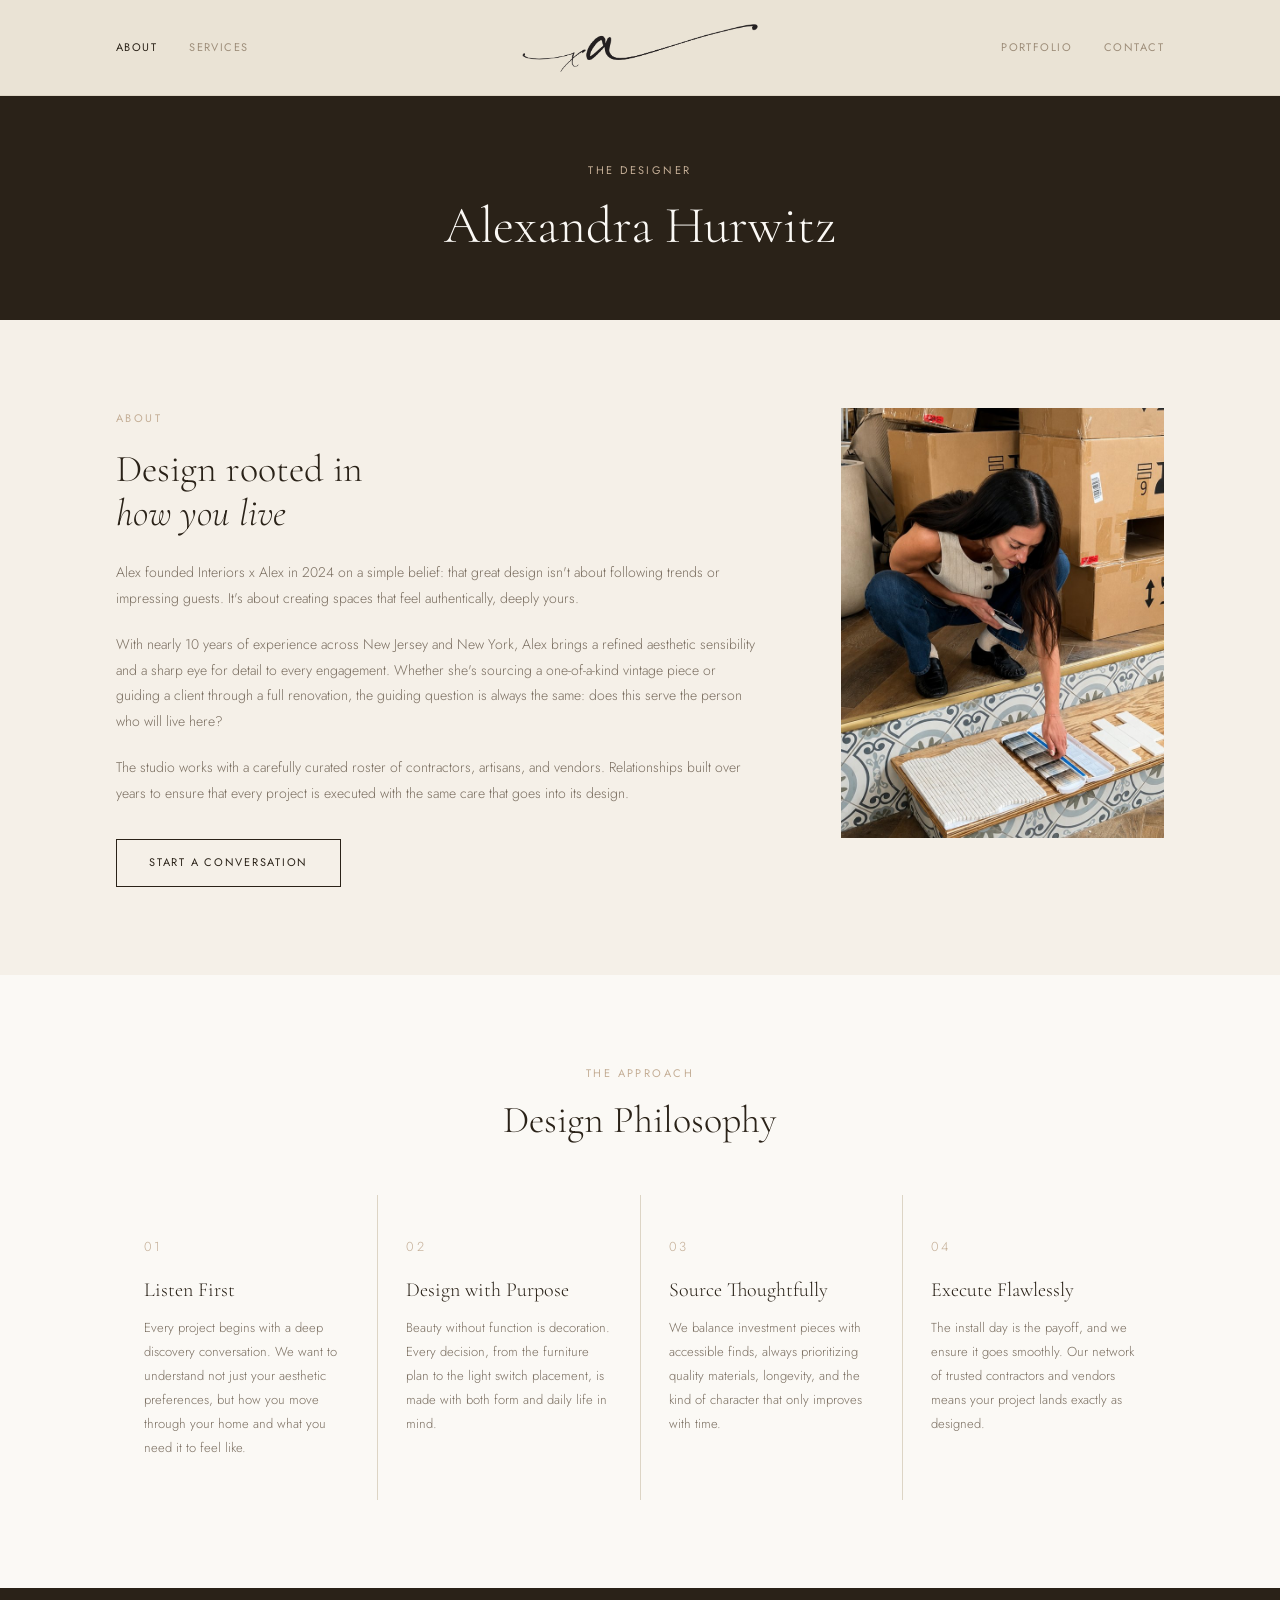
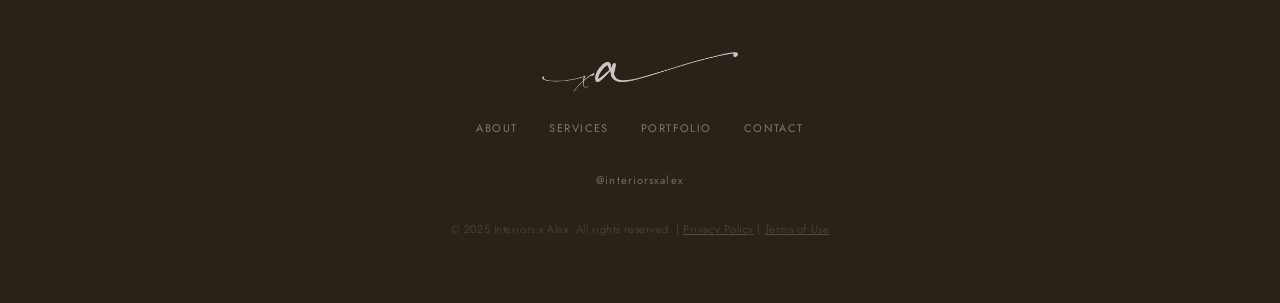
<file: about.html>
﻿<!DOCTYPE html>
<html lang="en">
<head>
  <meta charset="UTF-8">
  <meta name="viewport" content="width=device-width, initial-scale=1.0">
  <title>About Alexandra Hurwitz | Luxury Interior Designer Colts Neck NJ</title>
  <meta name="description" content="Meet Alexandra Hurwitz, founder of Interiors x Alex, based in Colts Neck, NJ. A luxury interior designer with nearly 10 years of experience serving high-end clients in Rumson, Mantoloking, Short Hills, and across New Jersey and New York.">
  <link rel="icon" href="assets/images/favicon.ico">
  <meta property="og:title" content="About Alexandra Hurwitz | Luxury Interior Designer Colts Neck NJ">
  <meta property="og:description" content="Meet Alexandra Hurwitz, founder of Interiors x Alex, based in Colts Neck, NJ. Nearly 10 years of experience in high-end residential and commercial interior design across New Jersey and the United States.">
  <meta property="og:image" content="https://interiorsxalex.com/assets/images/og-image.jpg">
  <meta property="og:url" content="https://interiorsxalex.com/about">
  <meta property="og:type" content="website">
  <!-- Google tag (gtag.js) -->
  <script async src="https://www.googletagmanager.com/gtag/js?id=G-9QS1T9NNBW"></script>
  <script>
    window.dataLayer = window.dataLayer || [];
    function gtag(){dataLayer.push(arguments);}
    gtag('js', new Date());
    gtag('config', 'G-9QS1T9NNBW');
  </script>
  <!-- Meta Pixel Code -->
  <script>
  !function(f,b,e,v,n,t,s)
  {if(f.fbq)return;n=f.fbq=function(){n.callMethod?
  n.callMethod.apply(n,arguments):n.queue.push(arguments)};
  if(!f._fbq)f._fbq=n;n.push=n;n.loaded=!0;n.version='2.0';
  n.queue=[];t=b.createElement(e);t.async=!0;
  t.src=v;s=b.getElementsByTagName(e)[0];
  s.parentNode.insertBefore(t,s)}(window, document,'script',
  'https://connect.facebook.net/en_US/fbevents.js');
  fbq('init', '1032090879216987');
  fbq('track', 'PageView');
  </script>
  <noscript><img height="1" width="1" style="display:none" src="https://www.facebook.com/tr?id=1032090879216987&ev=PageView&noscript=1"/></noscript>
  <!-- End Meta Pixel Code -->
  <link rel="stylesheet" href="assets/css/style.css?v=5">
</head>
<body>
  <a href="#main-content" class="skip-link">Skip to main content</a>

  <!-- NAV -->
  <nav class="site-nav" aria-label="Main navigation">
    <div class="nav-inner">
      <ul class="nav-links left">
        <li><a href="/about" class="active">About</a></li>
        <li><a href="/services">Services</a></li>
      </ul>
      <a href="/" class="nav-logo-wrap">
        <img class="nav-logo" src="assets/images/logo.png" alt="Interiors x Alex">
      </a>
      <ul class="nav-links right">
        <li><a href="/portfolio">Portfolio</a></li>
        <li><a href="/contact">Contact</a></li>
      </ul>
      <button class="nav-toggle" aria-label="Menu">&#9776;</button>
    </div>
  </nav>

  <main id="main-content">
  <!-- PAGE HEADER -->
  <header class="page-header">
    <p class="eyebrow">The Designer</p>
    <h1>Alexandra Hurwitz</h1>
  </header>

  <!-- BIO SECTION -->
  <section class="section bio-section">
    <div class="container bio-grid">
      <div class="bio-text">
        <p class="eyebrow">About</p>
        <h2>Design rooted in<br><em>how you live</em></h2>
        <p>Alex founded Interiors x Alex in 2024 on a simple belief: that great design isn't about following trends or impressing guests. It's about creating spaces that feel authentically, deeply yours.</p>
        <p>With nearly 10 years of experience across New Jersey and New York, Alex brings a refined aesthetic sensibility and a sharp eye for detail to every engagement. Whether she's sourcing a one-of-a-kind vintage piece or guiding a client through a full renovation, the guiding question is always the same: does this serve the person who will live here?</p>
        <p>The studio works with a carefully curated roster of contractors, artisans, and vendors. Relationships built over years to ensure that every project is executed with the same care that goes into its design.</p>
        <a href="/contact" class="btn btn-outline">Start a Conversation</a>
      </div>
      <div class="bio-image">
        <img src="assets/images/alex-portrait.jpg" alt="Alexandra Hurwitz">
      </div>
    </div>
  </section>

  <!-- PHILOSOPHY -->
  <section class="section philosophy-section">
    <div class="container">
      <div class="section-header centered">
        <p class="eyebrow">The Approach</p>
        <h2>Design Philosophy</h2>
      </div>
      <div class="philosophy-grid">
        <div class="philosophy-card">
          <p class="philosophy-num">01</p>
          <h3>Listen First</h3>
          <p>Every project begins with a deep discovery conversation. We want to understand not just your aesthetic preferences, but how you move through your home and what you need it to feel like.</p>
        </div>
        <div class="philosophy-card">
          <p class="philosophy-num">02</p>
          <h3>Design with Purpose</h3>
          <p>Beauty without function is decoration. Every decision, from the furniture plan to the light switch placement, is made with both form and daily life in mind.</p>
        </div>
        <div class="philosophy-card">
          <p class="philosophy-num">03</p>
          <h3>Source Thoughtfully</h3>
          <p>We balance investment pieces with accessible finds, always prioritizing quality materials, longevity, and the kind of character that only improves with time.</p>
        </div>
        <div class="philosophy-card">
          <p class="philosophy-num">04</p>
          <h3>Execute Flawlessly</h3>
          <p>The install day is the payoff, and we ensure it goes smoothly. Our network of trusted contractors and vendors means your project lands exactly as designed.</p>
        </div>
      </div>
    </div>
  </section>

  </main>

  <!-- FOOTER -->
  <footer class="site-footer">
    <div class="footer-inner">
      <div class="footer-logo">
        <img src="assets/images/logo.png" alt="Interiors x Alex">
      </div>
      <nav class="footer-nav">
        <a href="/about">About</a>
        <a href="/services">Services</a>
        <a href="/portfolio">Portfolio</a>
        <a href="/contact">Contact</a>
      </nav>
      <div class="footer-social">
        <a href="https://www.instagram.com/interiorsxalex" target="_blank" rel="noopener">@interiorsxalex</a>
      </div>
      <p class="footer-copy">&copy; 2025 Interiors x Alex. All rights reserved. | <a href="/privacy" style="text-decoration:underline;">Privacy Policy</a> | <a href="/terms" style="text-decoration:underline;">Terms of Use</a></p>
    </div>
  </footer>

  <div class="mobile-nav-overlay" role="dialog" aria-label="Mobile navigation" aria-modal="true">
    <button class="mobile-nav-close" aria-label="Close">&times;</button>
    <a href="/">Home</a>
    <a href="/about">About</a>
    <a href="/services">Services</a>
    <a href="/portfolio">Portfolio</a>
    <a href="/contact">Contact</a>
    <a href="https://www.instagram.com/interiorsxalex" target="_blank" rel="noopener" class="mobile-nav-social">@interiorsxalex</a>
  </div>

  <script src="assets/js/main.js?v=5"></script>
</body>
</html>
</file>
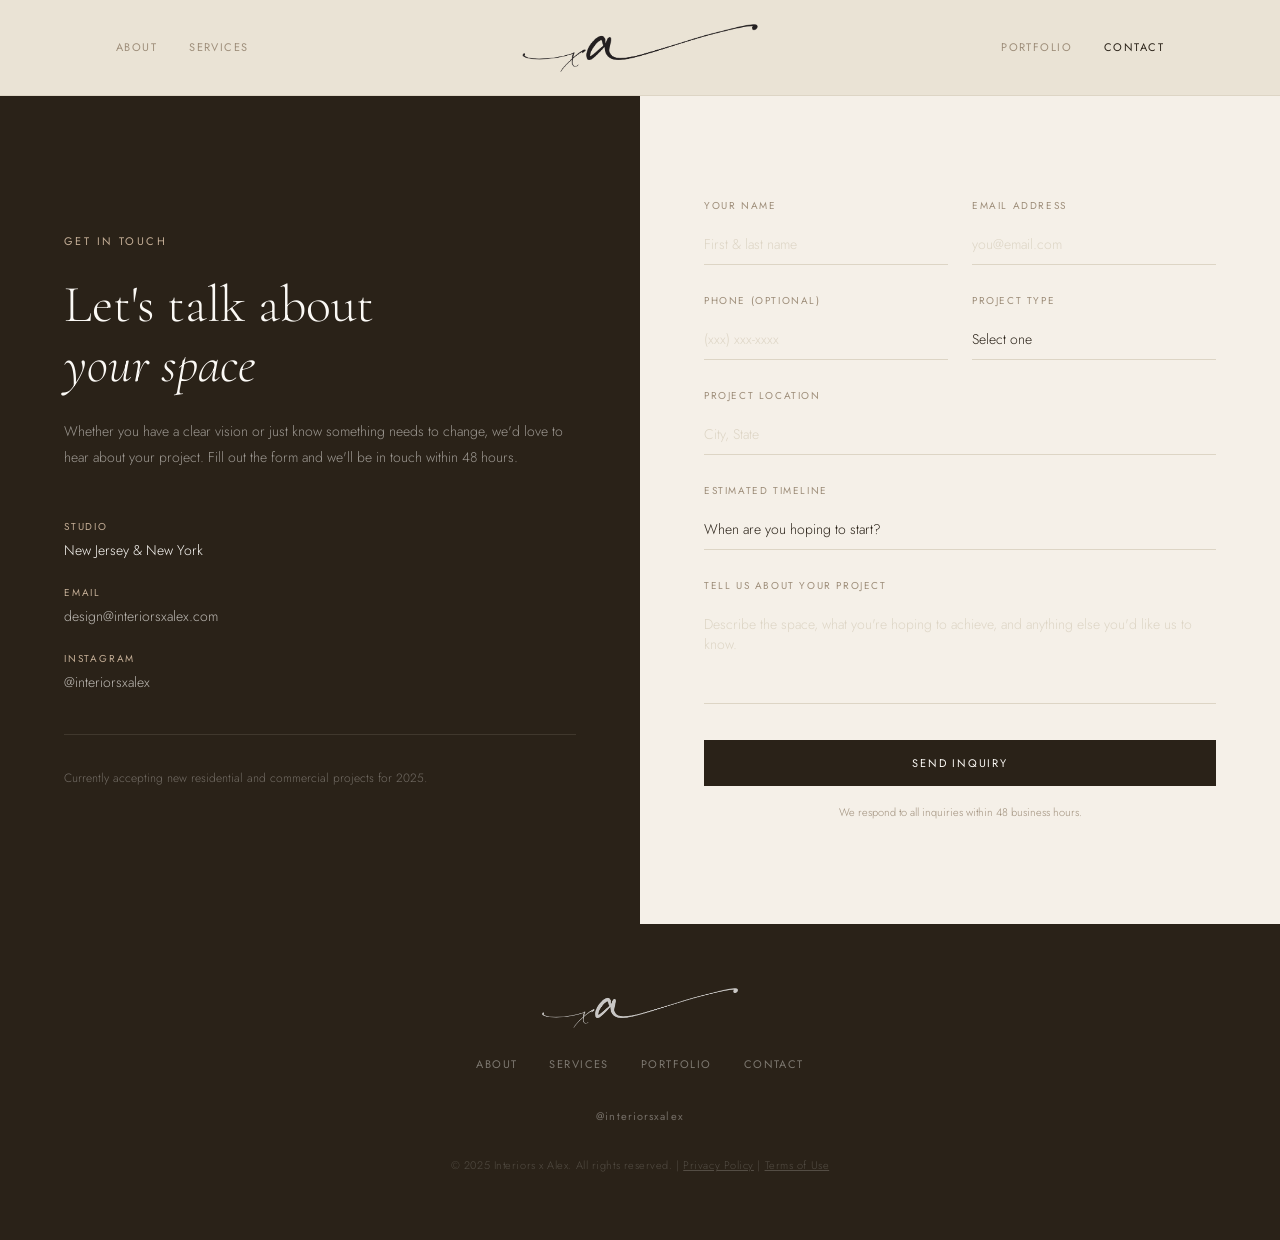
<file: contact.html>
﻿<!DOCTYPE html>
<html lang="en">
<head>
  <meta charset="UTF-8">
  <meta name="viewport" content="width=device-width, initial-scale=1.0">
  <title>Contact | Luxury Interior Designer Colts Neck NJ | Interiors x Alex</title>
  <meta name="description" content="Inquire about luxury interior design services in Colts Neck, Rumson, Mantoloking, Short Hills, and across New Jersey, New York, and the United States. Contact Alexandra Hurwitz at Interiors x Alex.">
  <link rel="icon" href="assets/images/favicon.ico">
  <meta property="og:title" content="Contact | Luxury Interior Designer Colts Neck NJ | Interiors x Alex">
  <meta property="og:description" content="Inquire about luxury interior design services across New Jersey, New York, and the United States. Contact Alexandra Hurwitz at Interiors x Alex.">
  <meta property="og:image" content="https://interiorsxalex.com/assets/images/og-image.jpg">
  <meta property="og:url" content="https://interiorsxalex.com/contact">
  <meta property="og:type" content="website">
  <!-- Google tag (gtag.js) -->
  <script async src="https://www.googletagmanager.com/gtag/js?id=G-9QS1T9NNBW"></script>
  <script>
    window.dataLayer = window.dataLayer || [];
    function gtag(){dataLayer.push(arguments);}
    gtag('js', new Date());
    gtag('config', 'G-9QS1T9NNBW');
  </script>
  <!-- Meta Pixel Code -->
  <script>
  !function(f,b,e,v,n,t,s)
  {if(f.fbq)return;n=f.fbq=function(){n.callMethod?
  n.callMethod.apply(n,arguments):n.queue.push(arguments)};
  if(!f._fbq)f._fbq=n;n.push=n;n.loaded=!0;n.version='2.0';
  n.queue=[];t=b.createElement(e);t.async=!0;
  t.src=v;s=b.getElementsByTagName(e)[0];
  s.parentNode.insertBefore(t,s)}(window, document,'script',
  'https://connect.facebook.net/en_US/fbevents.js');
  fbq('init', '1032090879216987');
  fbq('track', 'PageView');
  </script>
  <noscript><img height="1" width="1" style="display:none" src="https://www.facebook.com/tr?id=1032090879216987&ev=PageView&noscript=1"/></noscript>
  <!-- End Meta Pixel Code -->
  <link rel="stylesheet" href="assets/css/style.css?v=8">
</head>
<body>
  <a href="#main-content" class="skip-link">Skip to main content</a>

  <!-- NAV -->
  <nav class="site-nav" aria-label="Main navigation">
    <div class="nav-inner">
      <ul class="nav-links left">
        <li><a href="/about">About</a></li>
        <li><a href="/services">Services</a></li>
      </ul>
      <a href="/" class="nav-logo-wrap">
        <img class="nav-logo" src="assets/images/logo.png" alt="Interiors x Alex">
      </a>
      <ul class="nav-links right">
        <li><a href="/portfolio">Portfolio</a></li>
        <li><a href="/contact" class="active">Contact</a></li>
      </ul>
      <button class="nav-toggle" aria-label="Menu">&#9776;</button>
    </div>
  </nav>

  <main id="main-content">
  <!-- CONTACT SPLIT -->
  <section class="contact-split">

    <!-- LEFT: Info -->
    <div class="contact-info">
      <p class="eyebrow light">Get in Touch</p>
      <h1>Let's talk about<br><em>your space</em></h1>
      <p class="contact-intro">Whether you have a clear vision or just know something needs to change, we'd love to hear about your project. Fill out the form and we'll be in touch within 48 hours.</p>

      <div class="contact-details">
        <div class="contact-detail-item">
          <span class="contact-detail-label">Studio</span>
          <span class="contact-detail-value">New Jersey &amp; New York</span>
        </div>
        <div class="contact-detail-item">
          <span class="contact-detail-label">Email</span>
          <span class="contact-detail-value">
            <a href="mailto:design@interiorsxalex.com">design@interiorsxalex.com</a>
          </span>
        </div>
        <div class="contact-detail-item">
          <span class="contact-detail-label">Instagram</span>
          <span class="contact-detail-value">
            <a href="https://www.instagram.com/interiorsxalex" target="_blank" rel="noopener">@interiorsxalex</a>
          </span>
        </div>
      </div>

      <div class="contact-availability">
        <p>Currently accepting new residential and commercial projects for 2025.</p>
      </div>
    </div>

    <!-- RIGHT: Form -->
    <div class="contact-form-wrap">
      <form class="contact-form" novalidate>

        <div class="form-row">
          <div class="form-group">
            <label for="name">Your Name</label>
            <input type="text" id="name" name="name" placeholder="First &amp; last name" required>
          </div>
          <div class="form-group">
            <label for="email">Email Address</label>
            <input type="email" id="email" name="email" placeholder="you@email.com" required>
          </div>
        </div>

        <div class="form-row">
          <div class="form-group">
            <label for="phone">Phone (optional)</label>
            <input type="tel" id="phone" name="phone" placeholder="(xxx) xxx-xxxx" maxlength="14">
          </div>
          <div class="form-group">
            <label for="project-type">Project Type</label>
            <select id="project-type" name="project-type">
              <option value="" disabled selected>Select one</option>
              <option value="full-service">Full-Service Design</option>
              <option value="styling">Interior Styling</option>
              <option value="consultation">Design Consultation</option>
              <option value="rendering">3D Renderings</option>
              <option value="commercial">Commercial Design</option>
              <option value="other">Other</option>
            </select>
          </div>
        </div>

        <div class="form-group">
          <label for="location">Project Location</label>
          <input type="text" id="location" name="location" placeholder="City, State">
        </div>

        <div class="form-group">
          <label for="timeline">Estimated Timeline</label>
          <select id="timeline" name="timeline">
            <option value="" disabled selected>When are you hoping to start?</option>
            <option value="asap">As soon as possible</option>
            <option value=”1-3”>1-3 months</option>
            <option value=”3-6”>3-6 months</option>
            <option value="6+">6+ months / Planning phase</option>
          </select>
        </div>

        <div class="form-group">
          <label for="message">Tell Us About Your Project</label>
          <textarea id="message" name="message" rows="5" placeholder="Describe the space, what you're hoping to achieve, and anything else you'd like us to know."></textarea>
        </div>

        <button type="submit" class="btn btn-espresso btn-full">Send Inquiry</button>

        <p class="form-note">We respond to all inquiries within 48 business hours.</p>

      </form>
    </div>

  </section>

  </main>

  <!-- FOOTER -->
  <footer class="site-footer">
    <div class="footer-inner">
      <div class="footer-logo">
        <img src="assets/images/logo.png" alt="Interiors x Alex">
      </div>
      <nav class="footer-nav">
        <a href="/about">About</a>
        <a href="/services">Services</a>
        <a href="/portfolio">Portfolio</a>
        <a href="/contact">Contact</a>
      </nav>
      <div class="footer-social">
        <a href="https://www.instagram.com/interiorsxalex" target="_blank" rel="noopener">@interiorsxalex</a>
      </div>
      <p class="footer-copy">&copy; 2025 Interiors x Alex. All rights reserved. | <a href="/privacy" style="text-decoration:underline;">Privacy Policy</a> | <a href="/terms" style="text-decoration:underline;">Terms of Use</a></p>
    </div>
  </footer>

  <div class="mobile-nav-overlay" role="dialog" aria-label="Mobile navigation" aria-modal="true">
    <button class="mobile-nav-close" aria-label="Close">&times;</button>
    <a href="/">Home</a>
    <a href="/about">About</a>
    <a href="/services">Services</a>
    <a href="/portfolio">Portfolio</a>
    <a href="/contact">Contact</a>
    <a href="https://www.instagram.com/interiorsxalex" target="_blank" rel="noopener" class="mobile-nav-social">@interiorsxalex</a>
  </div>

  <script src="assets/js/main.js?v=8"></script>
</body>
</html>
</file>
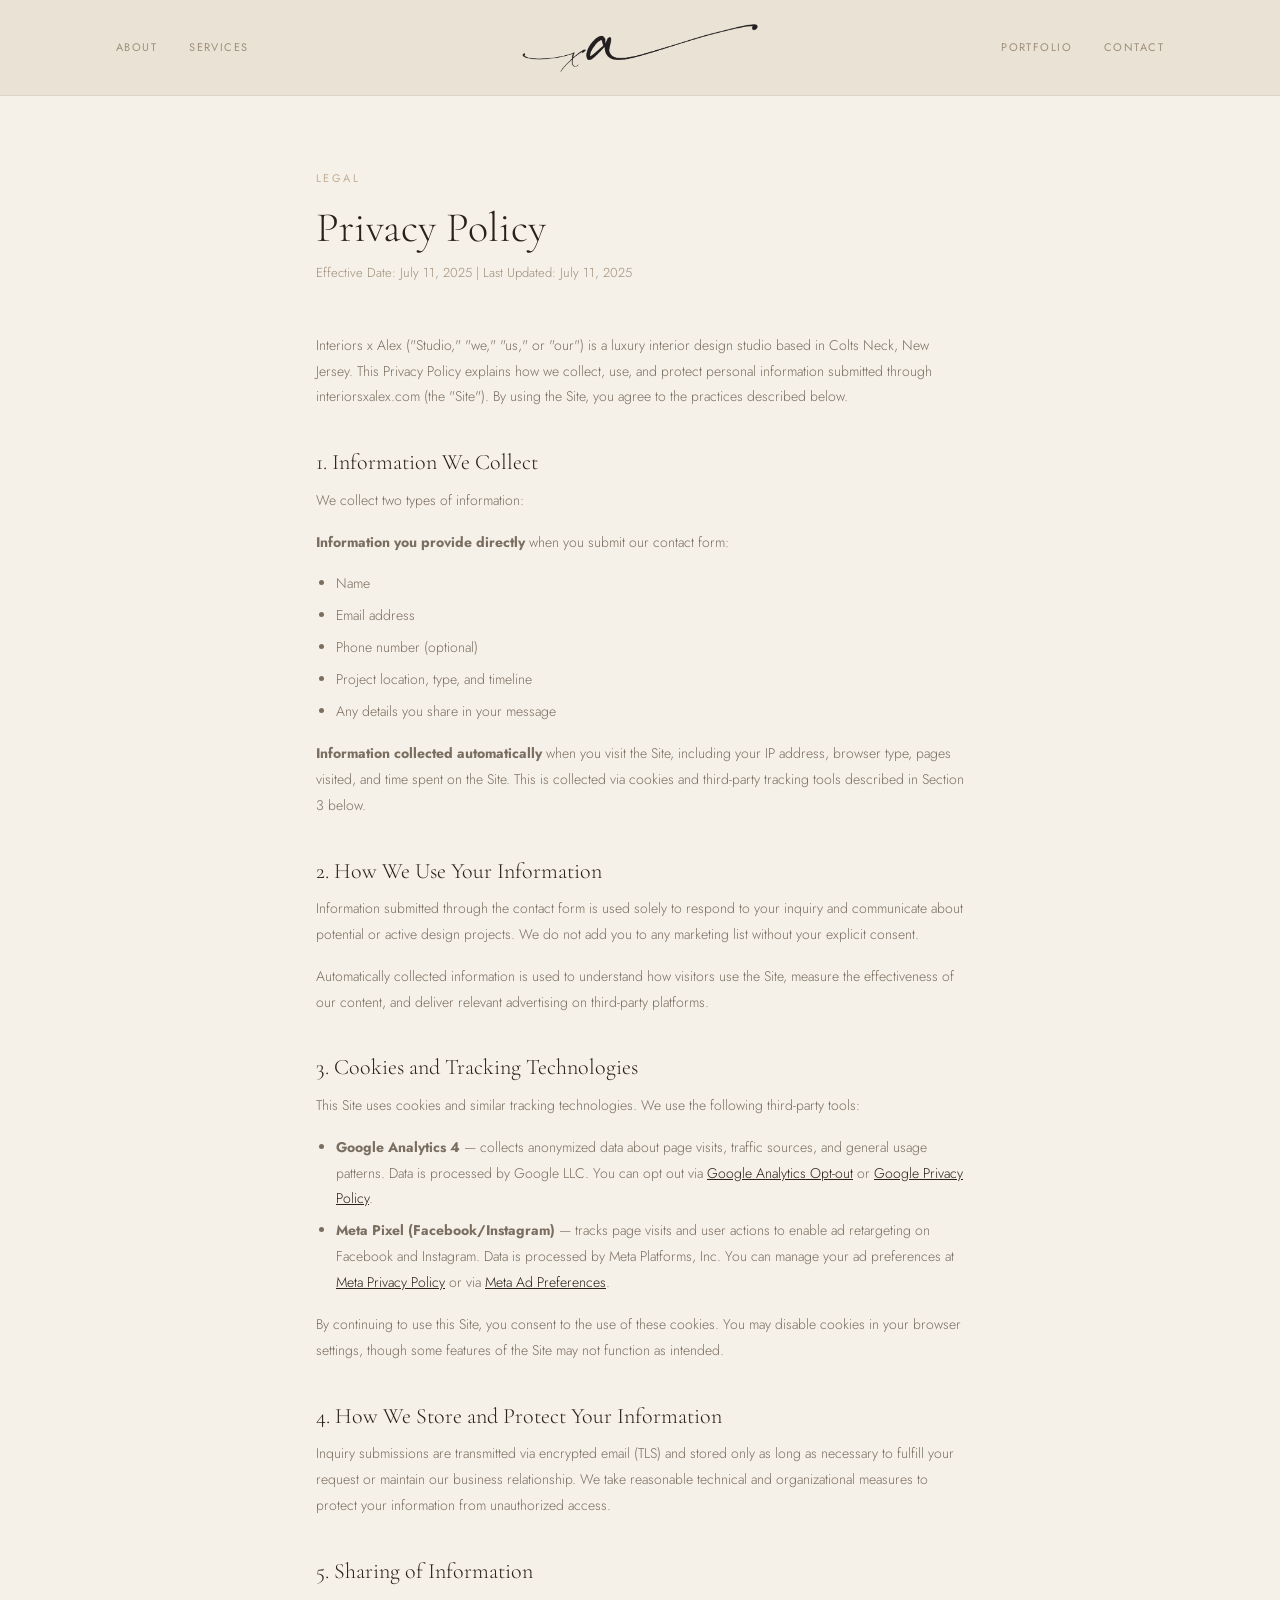
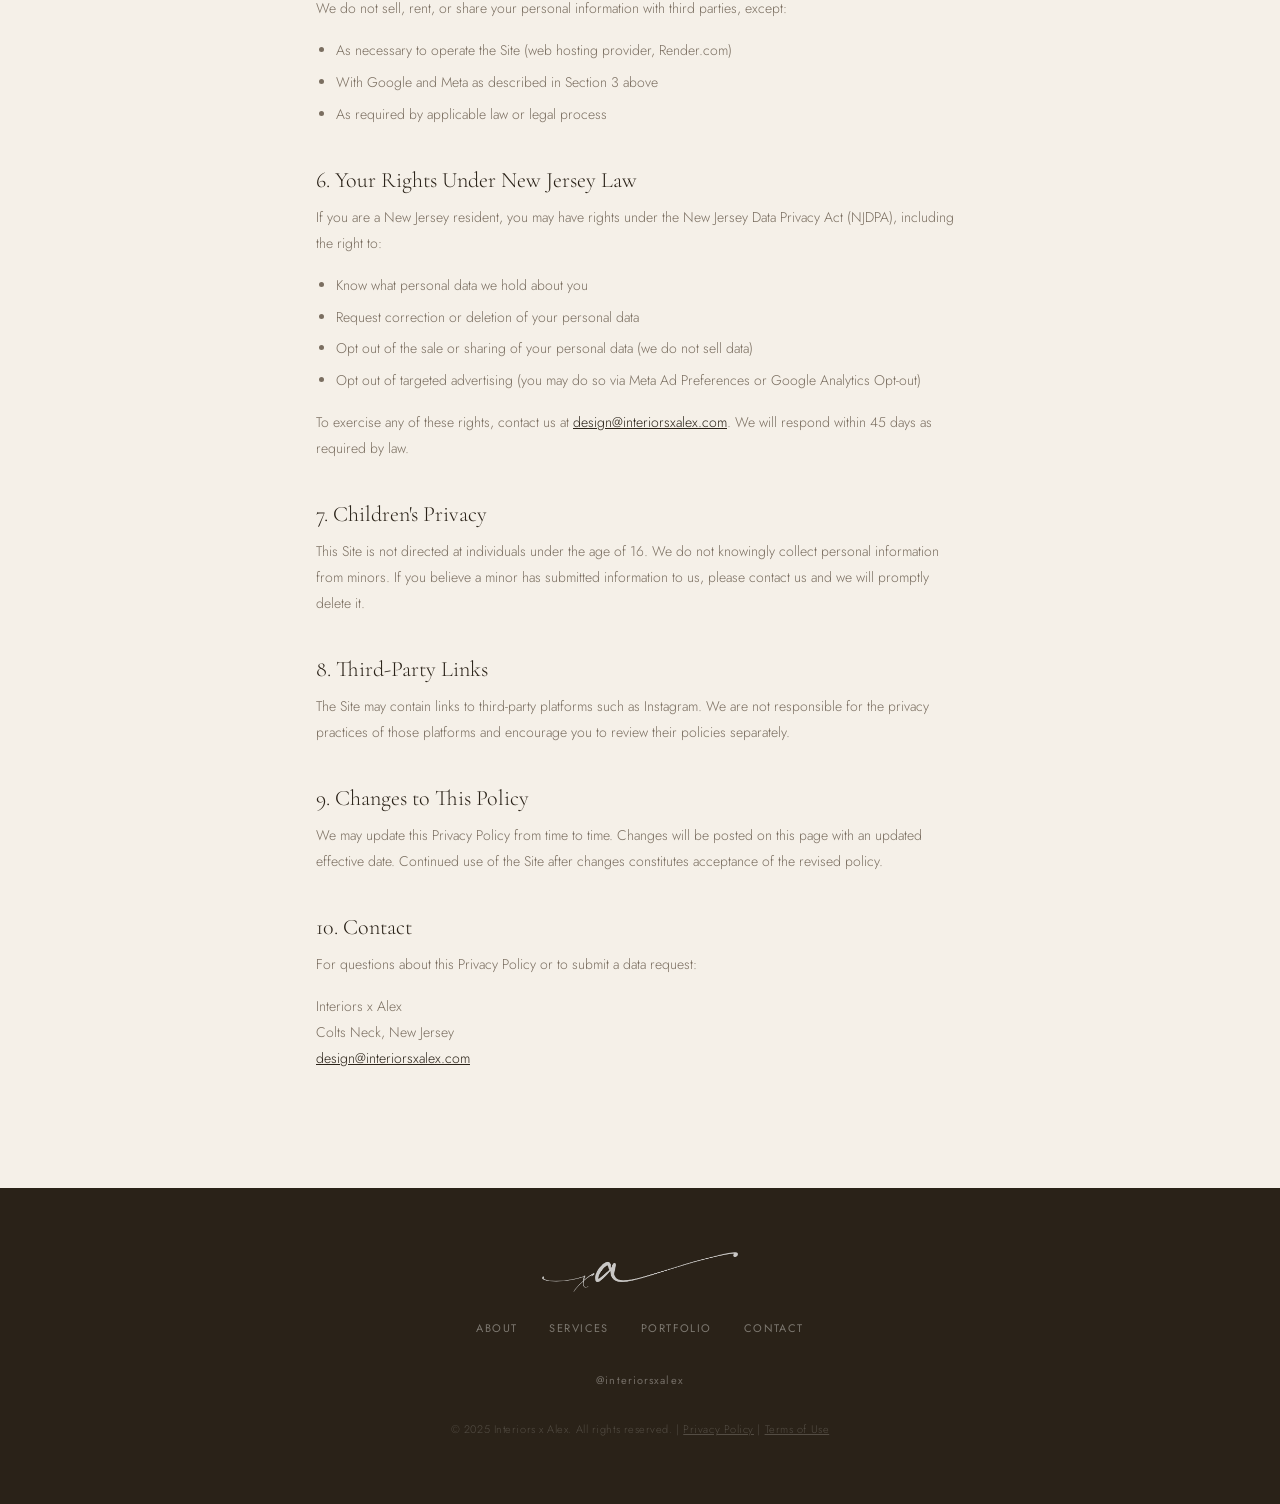
<file: privacy.html>
<!DOCTYPE html>
<html lang="en">
<head>
  <meta charset="UTF-8">
  <meta name="viewport" content="width=device-width, initial-scale=1.0">
  <title>Privacy Policy | Interiors x Alex</title>
  <meta name="description" content="Privacy Policy for Interiors x Alex, a luxury interior design studio based in New Jersey.">
  <link rel="icon" href="assets/images/favicon.ico">
  <meta name="robots" content="noindex">
  <!-- Google tag (gtag.js) -->
  <script async src="https://www.googletagmanager.com/gtag/js?id=G-9QS1T9NNBW"></script>
  <script>
    window.dataLayer = window.dataLayer || [];
    function gtag(){dataLayer.push(arguments);}
    gtag('js', new Date());
    gtag('config', 'G-9QS1T9NNBW');
  </script>
  <!-- Meta Pixel Code -->
  <script>
  !function(f,b,e,v,n,t,s)
  {if(f.fbq)return;n=f.fbq=function(){n.callMethod?
  n.callMethod.apply(n,arguments):n.queue.push(arguments)};
  if(!f._fbq)f._fbq=n;n.push=n;n.loaded=!0;n.version='2.0';
  n.queue=[];t=b.createElement(e);t.async=!0;
  t.src=v;s=b.getElementsByTagName(e)[0];
  s.parentNode.insertBefore(t,s)}(window, document,'script',
  'https://connect.facebook.net/en_US/fbevents.js');
  fbq('init', '1032090879216987');
  fbq('track', 'PageView');
  </script>
  <noscript><img height="1" width="1" style="display:none" src="https://www.facebook.com/tr?id=1032090879216987&ev=PageView&noscript=1"/></noscript>
  <!-- End Meta Pixel Code -->
  <link rel="stylesheet" href="assets/css/style.css?v=5">
  <style>
    .privacy-body { max-width: 760px; margin: 0 auto; padding: 72px 56px 100px; }
    .privacy-body h1 { font-size: 42px; margin-bottom: 8px; }
    .privacy-body .privacy-date { font-size: 13px; color: var(--tp); margin-bottom: 48px; }
    .privacy-body h2 { font-size: 22px; margin: 40px 0 12px; }
    .privacy-body p { margin-bottom: 16px; }
    .privacy-body ul { padding-left: 20px; margin-bottom: 16px; }
    .privacy-body ul li { font-size: 14px; color: var(--st); line-height: 1.85; font-weight: 300; margin-bottom: 6px; }
    .privacy-body a { color: var(--es); text-decoration: underline; }
    @media (max-width: 768px) {
      .privacy-body { padding: 48px 24px 72px; }
    }
  </style>
</head>
<body>

  <!-- NAV -->
  <nav class="site-nav">
    <div class="nav-inner">
      <ul class="nav-links left">
        <li><a href="/about">About</a></li>
        <li><a href="/services">Services</a></li>
      </ul>
      <a href="/" class="nav-logo-wrap">
        <img class="nav-logo" src="assets/images/logo.png" alt="Interiors x Alex">
      </a>
      <ul class="nav-links right">
        <li><a href="/portfolio">Portfolio</a></li>
        <li><a href="/contact">Contact</a></li>
      </ul>
      <button class="nav-toggle" aria-label="Menu">&#9776;</button>
    </div>
  </nav>

  <main class="privacy-body">
    <p class="eyebrow">Legal</p>
    <h1>Privacy Policy</h1>
    <p class="privacy-date">Effective Date: July 11, 2025 | Last Updated: July 11, 2025</p>

    <p>Interiors x Alex ("Studio," "we," "us," or "our") is a luxury interior design studio based in Colts Neck, New Jersey. This Privacy Policy explains how we collect, use, and protect personal information submitted through interiorsxalex.com (the "Site"). By using the Site, you agree to the practices described below.</p>

    <h2>1. Information We Collect</h2>
    <p>We collect two types of information:</p>
    <p><strong>Information you provide directly</strong> when you submit our contact form:</p>
    <ul>
      <li>Name</li>
      <li>Email address</li>
      <li>Phone number (optional)</li>
      <li>Project location, type, and timeline</li>
      <li>Any details you share in your message</li>
    </ul>
    <p><strong>Information collected automatically</strong> when you visit the Site, including your IP address, browser type, pages visited, and time spent on the Site. This is collected via cookies and third-party tracking tools described in Section 3 below.</p>

    <h2>2. How We Use Your Information</h2>
    <p>Information submitted through the contact form is used solely to respond to your inquiry and communicate about potential or active design projects. We do not add you to any marketing list without your explicit consent.</p>
    <p>Automatically collected information is used to understand how visitors use the Site, measure the effectiveness of our content, and deliver relevant advertising on third-party platforms.</p>

    <h2>3. Cookies and Tracking Technologies</h2>
    <p>This Site uses cookies and similar tracking technologies. We use the following third-party tools:</p>
    <ul>
      <li><strong>Google Analytics 4</strong> — collects anonymized data about page visits, traffic sources, and general usage patterns. Data is processed by Google LLC. You can opt out via <a href="https://tools.google.com/dlpage/gaoptout" target="_blank" rel="noopener">Google Analytics Opt-out</a> or <a href="https://policies.google.com/privacy" target="_blank" rel="noopener">Google Privacy Policy</a>.</li>
      <li><strong>Meta Pixel (Facebook/Instagram)</strong> — tracks page visits and user actions to enable ad retargeting on Facebook and Instagram. Data is processed by Meta Platforms, Inc. You can manage your ad preferences at <a href="https://www.facebook.com/privacy/policy/" target="_blank" rel="noopener">Meta Privacy Policy</a> or via <a href="https://www.facebook.com/ads/preferences" target="_blank" rel="noopener">Meta Ad Preferences</a>.</li>
    </ul>
    <p>By continuing to use this Site, you consent to the use of these cookies. You may disable cookies in your browser settings, though some features of the Site may not function as intended.</p>

    <h2>4. How We Store and Protect Your Information</h2>
    <p>Inquiry submissions are transmitted via encrypted email (TLS) and stored only as long as necessary to fulfill your request or maintain our business relationship. We take reasonable technical and organizational measures to protect your information from unauthorized access.</p>

    <h2>5. Sharing of Information</h2>
    <p>We do not sell, rent, or share your personal information with third parties, except:</p>
    <ul>
      <li>As necessary to operate the Site (web hosting provider, Render.com)</li>
      <li>With Google and Meta as described in Section 3 above</li>
      <li>As required by applicable law or legal process</li>
    </ul>

    <h2>6. Your Rights Under New Jersey Law</h2>
    <p>If you are a New Jersey resident, you may have rights under the New Jersey Data Privacy Act (NJDPA), including the right to:</p>
    <ul>
      <li>Know what personal data we hold about you</li>
      <li>Request correction or deletion of your personal data</li>
      <li>Opt out of the sale or sharing of your personal data (we do not sell data)</li>
      <li>Opt out of targeted advertising (you may do so via Meta Ad Preferences or Google Analytics Opt-out)</li>
    </ul>
    <p>To exercise any of these rights, contact us at <a href="mailto:design@interiorsxalex.com">design@interiorsxalex.com</a>. We will respond within 45 days as required by law.</p>

    <h2>7. Children's Privacy</h2>
    <p>This Site is not directed at individuals under the age of 16. We do not knowingly collect personal information from minors. If you believe a minor has submitted information to us, please contact us and we will promptly delete it.</p>

    <h2>8. Third-Party Links</h2>
    <p>The Site may contain links to third-party platforms such as Instagram. We are not responsible for the privacy practices of those platforms and encourage you to review their policies separately.</p>

    <h2>9. Changes to This Policy</h2>
    <p>We may update this Privacy Policy from time to time. Changes will be posted on this page with an updated effective date. Continued use of the Site after changes constitutes acceptance of the revised policy.</p>

    <h2>10. Contact</h2>
    <p>For questions about this Privacy Policy or to submit a data request:</p>
    <p>
      Interiors x Alex<br>
      Colts Neck, New Jersey<br>
      <a href="mailto:design@interiorsxalex.com">design@interiorsxalex.com</a>
    </p>
  </main>

  <!-- FOOTER -->
  <footer class="site-footer">
    <div class="footer-inner">
      <div class="footer-logo">
        <img src="assets/images/logo.png" alt="Interiors x Alex">
      </div>
      <nav class="footer-nav">
        <a href="/about">About</a>
        <a href="/services">Services</a>
        <a href="/portfolio">Portfolio</a>
        <a href="/contact">Contact</a>
      </nav>
      <div class="footer-social">
        <a href="https://www.instagram.com/interiorsxalex" target="_blank" rel="noopener">@interiorsxalex</a>
      </div>
      <p class="footer-copy">&copy; 2025 Interiors x Alex. All rights reserved. | <a href="/privacy" style="text-decoration:underline;">Privacy Policy</a> | <a href="/terms" style="text-decoration:underline;">Terms of Use</a></p>
    </div>
  </footer>

  <div class="mobile-nav-overlay">
    <button class="mobile-nav-close" aria-label="Close">&times;</button>
    <a href="/">Home</a>
    <a href="/about">About</a>
    <a href="/services">Services</a>
    <a href="/portfolio">Portfolio</a>
    <a href="/contact">Contact</a>
    <a href="https://www.instagram.com/interiorsxalex" target="_blank" rel="noopener" class="mobile-nav-social">@interiorsxalex</a>
  </div>

  <script src="assets/js/main.js?v=5"></script>
</body>
</html>
</file>
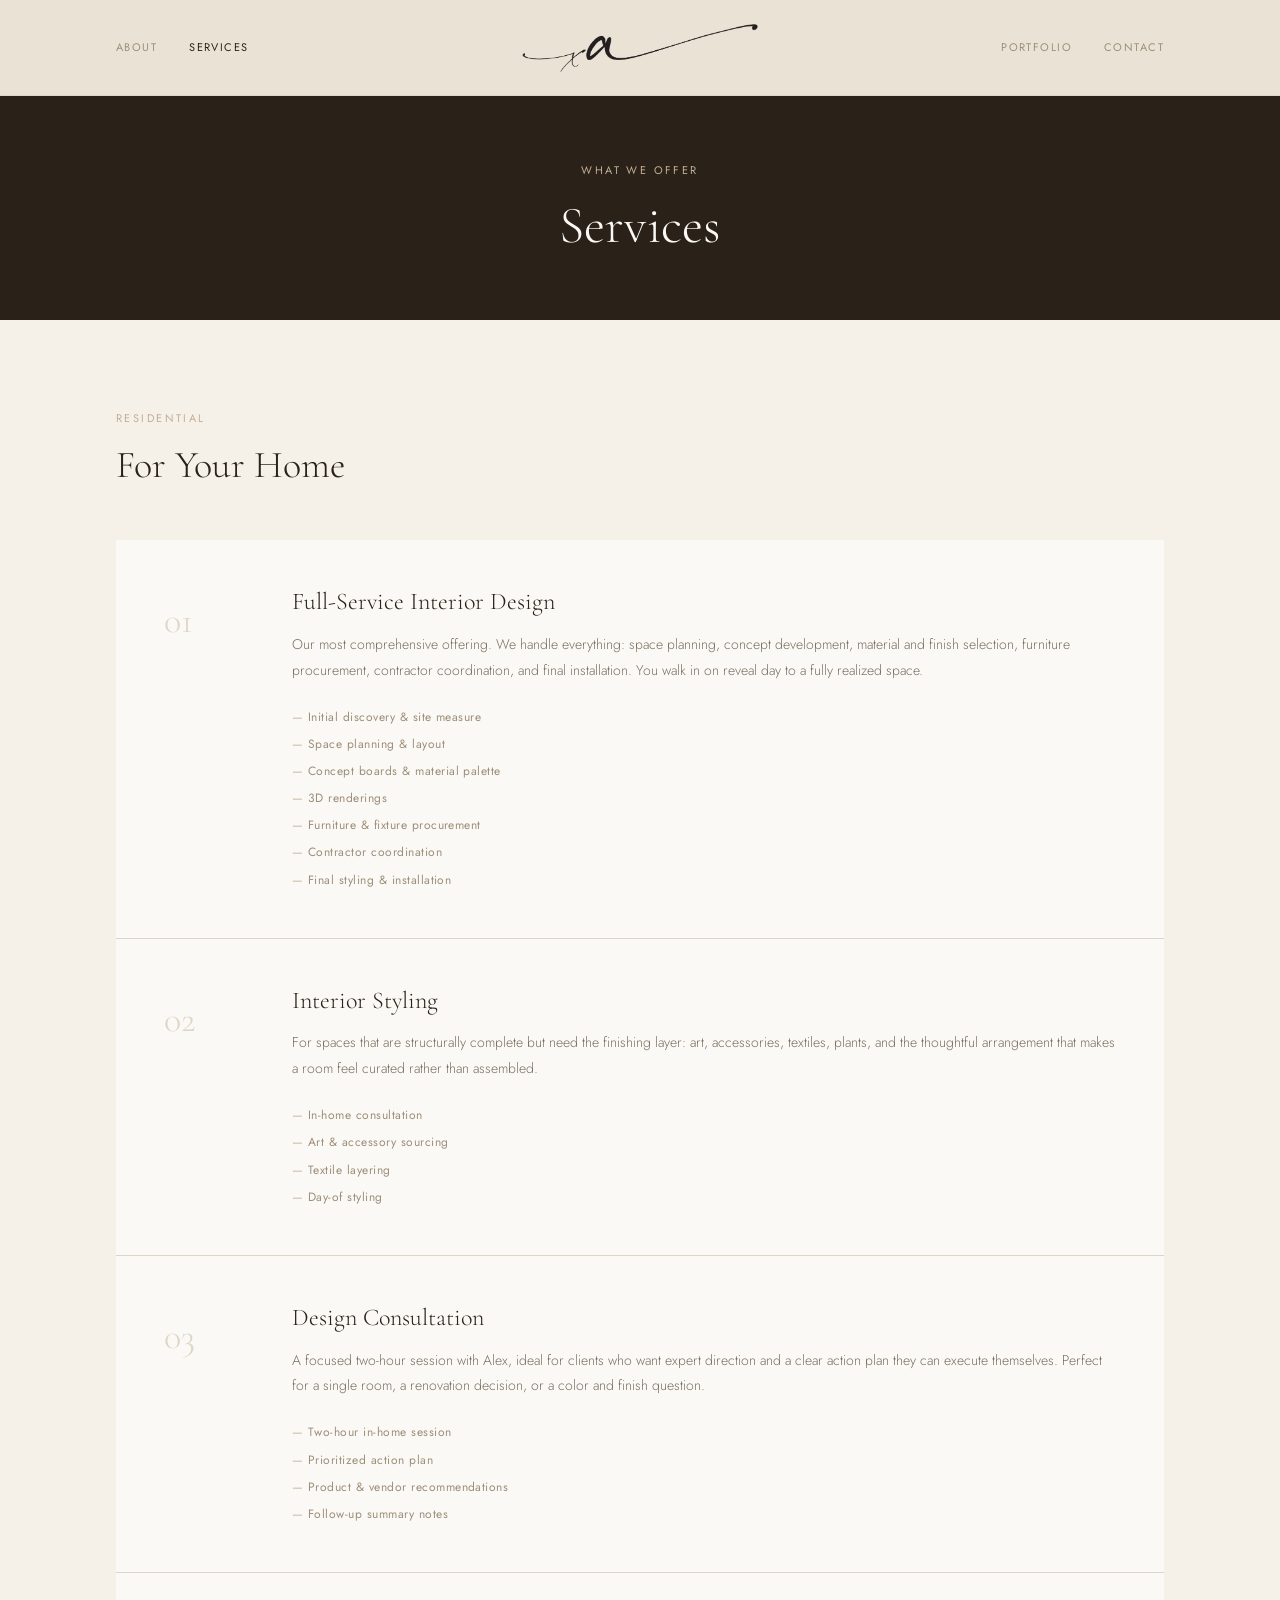
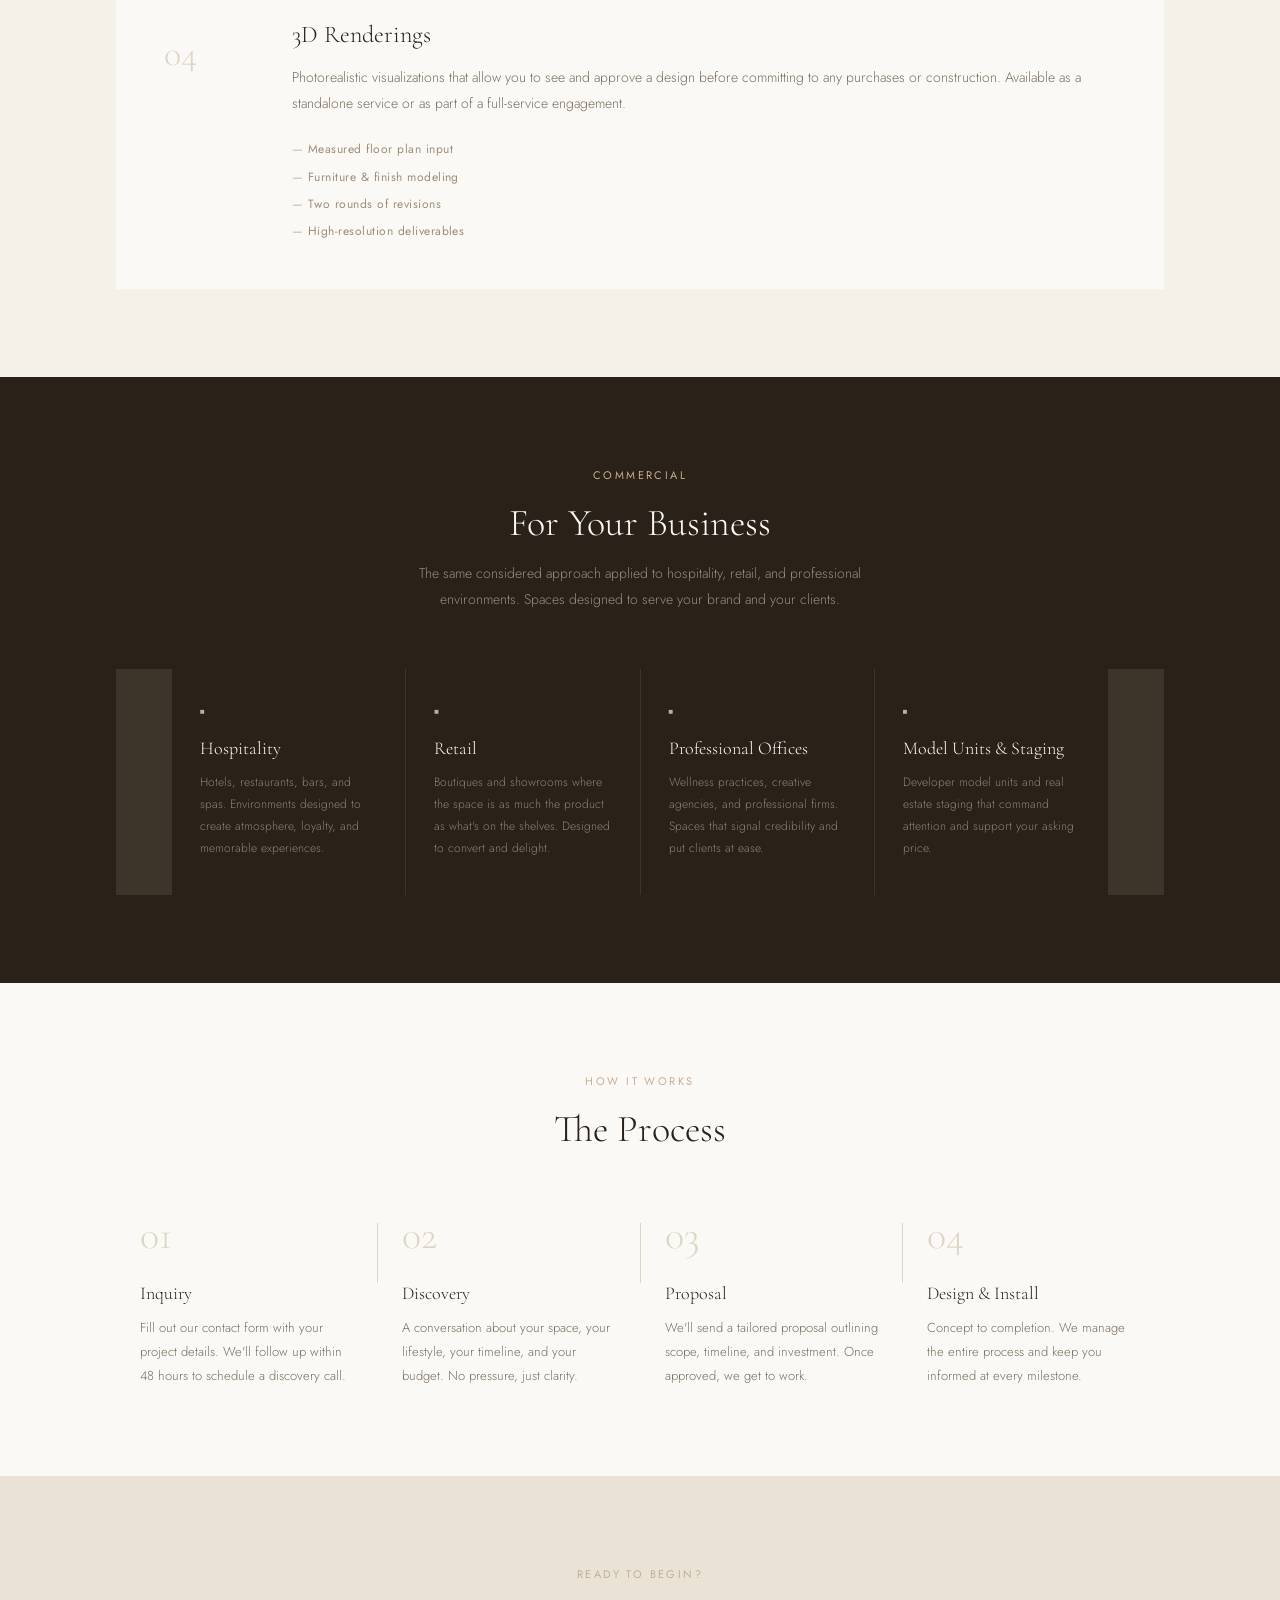
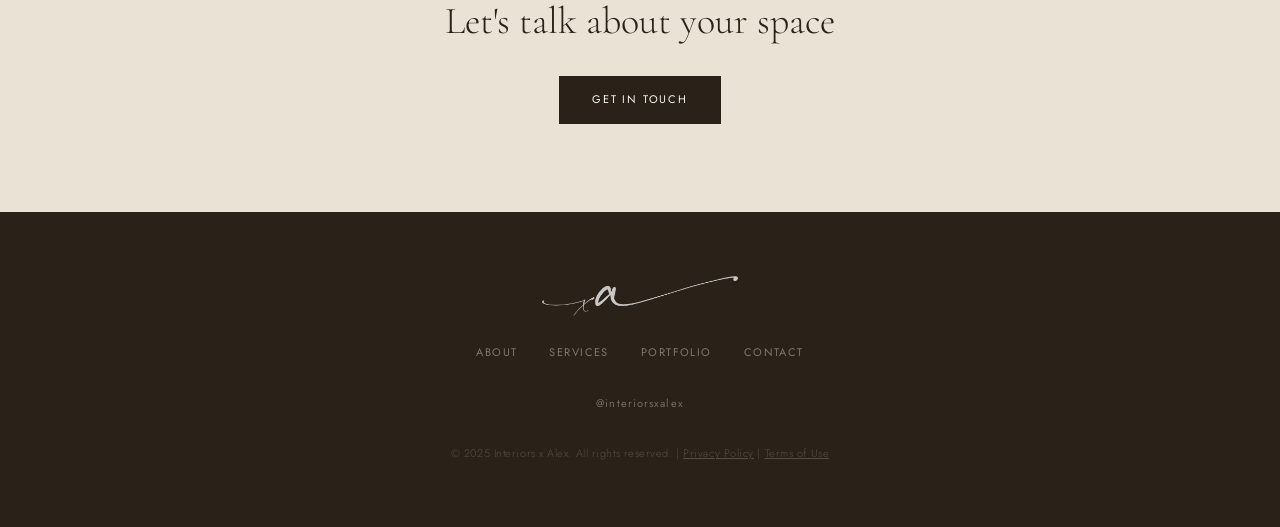
<file: services.html>
﻿<!DOCTYPE html>
<html lang="en">
<head>
  <meta charset="UTF-8">
  <meta name="viewport" content="width=device-width, initial-scale=1.0">
  <title>Luxury Interior Design Services | Colts Neck NJ | Interiors x Alex</title>
  <meta name="description" content="Full-service luxury interior design, interior styling, 3D renderings, and commercial design. Based in Colts Neck, NJ, serving high-end clients in Rumson, Mantoloking, Short Hills, and across New Jersey and New York.">
  <link rel="icon" href="assets/images/favicon.ico">
  <meta property="og:title" content="Luxury Interior Design Services | Colts Neck NJ | Interiors x Alex">
  <meta property="og:description" content="Full-service luxury interior design, styling, 3D renderings, and commercial design. Based in Colts Neck, NJ, serving high-end clients across New Jersey and New York.">
  <meta property="og:image" content="https://interiorsxalex.com/assets/images/og-image.jpg">
  <meta property="og:url" content="https://interiorsxalex.com/services">
  <meta property="og:type" content="website">
  <!-- Google tag (gtag.js) -->
  <script async src="https://www.googletagmanager.com/gtag/js?id=G-9QS1T9NNBW"></script>
  <script>
    window.dataLayer = window.dataLayer || [];
    function gtag(){dataLayer.push(arguments);}
    gtag('js', new Date());
    gtag('config', 'G-9QS1T9NNBW');
  </script>
  <!-- Meta Pixel Code -->
  <script>
  !function(f,b,e,v,n,t,s)
  {if(f.fbq)return;n=f.fbq=function(){n.callMethod?
  n.callMethod.apply(n,arguments):n.queue.push(arguments)};
  if(!f._fbq)f._fbq=n;n.push=n;n.loaded=!0;n.version='2.0';
  n.queue=[];t=b.createElement(e);t.async=!0;
  t.src=v;s=b.getElementsByTagName(e)[0];
  s.parentNode.insertBefore(t,s)}(window, document,'script',
  'https://connect.facebook.net/en_US/fbevents.js');
  fbq('init', '1032090879216987');
  fbq('track', 'PageView');
  </script>
  <noscript><img height="1" width="1" style="display:none" src="https://www.facebook.com/tr?id=1032090879216987&ev=PageView&noscript=1"/></noscript>
  <!-- End Meta Pixel Code -->
  <link rel="stylesheet" href="assets/css/style.css?v=5">
</head>
<body>
  <a href="#main-content" class="skip-link">Skip to main content</a>

  <!-- NAV -->
  <nav class="site-nav" aria-label="Main navigation">
    <div class="nav-inner">
      <ul class="nav-links left">
        <li><a href="/about">About</a></li>
        <li><a href="/services" class="active">Services</a></li>
      </ul>
      <a href="/" class="nav-logo-wrap">
        <img class="nav-logo" src="assets/images/logo.png" alt="Interiors x Alex">
      </a>
      <ul class="nav-links right">
        <li><a href="/portfolio">Portfolio</a></li>
        <li><a href="/contact">Contact</a></li>
      </ul>
      <button class="nav-toggle" aria-label="Menu">&#9776;</button>
    </div>
  </nav>

  <main id="main-content">
  <!-- PAGE HEADER -->
  <header class="page-header">
    <p class="eyebrow">What We Offer</p>
    <h1>Services</h1>
  </header>

  <!-- RESIDENTIAL SERVICES -->
  <section class="section services-section">
    <div class="container">
      <div class="section-header">
        <p class="eyebrow">Residential</p>
        <h2>For Your Home</h2>
      </div>
      <div class="services-detail-grid">

        <div class="service-detail-card">
          <div class="sdc-number">01</div>
          <div class="sdc-content">
            <h3>Full-Service Interior Design</h3>
            <p>Our most comprehensive offering. We handle everything: space planning, concept development, material and finish selection, furniture procurement, contractor coordination, and final installation. You walk in on reveal day to a fully realized space.</p>
            <ul class="service-includes">
              <li>Initial discovery &amp; site measure</li>
              <li>Space planning &amp; layout</li>
              <li>Concept boards &amp; material palette</li>
              <li>3D renderings</li>
              <li>Furniture &amp; fixture procurement</li>
              <li>Contractor coordination</li>
              <li>Final styling &amp; installation</li>
            </ul>
          </div>
        </div>

        <div class="service-detail-card">
          <div class="sdc-number">02</div>
          <div class="sdc-content">
            <h3>Interior Styling</h3>
            <p>For spaces that are structurally complete but need the finishing layer: art, accessories, textiles, plants, and the thoughtful arrangement that makes a room feel curated rather than assembled.</p>
            <ul class="service-includes">
              <li>In-home consultation</li>
              <li>Art &amp; accessory sourcing</li>
              <li>Textile layering</li>
              <li>Day-of styling</li>
            </ul>
          </div>
        </div>

        <div class="service-detail-card">
          <div class="sdc-number">03</div>
          <div class="sdc-content">
            <h3>Design Consultation</h3>
            <p>A focused two-hour session with Alex, ideal for clients who want expert direction and a clear action plan they can execute themselves. Perfect for a single room, a renovation decision, or a color and finish question.</p>
            <ul class="service-includes">
              <li>Two-hour in-home session</li>
              <li>Prioritized action plan</li>
              <li>Product &amp; vendor recommendations</li>
              <li>Follow-up summary notes</li>
            </ul>
          </div>
        </div>

        <div class="service-detail-card">
          <div class="sdc-number">04</div>
          <div class="sdc-content">
            <h3>3D Renderings</h3>
            <p>Photorealistic visualizations that allow you to see and approve a design before committing to any purchases or construction. Available as a standalone service or as part of a full-service engagement.</p>
            <ul class="service-includes">
              <li>Measured floor plan input</li>
              <li>Furniture &amp; finish modeling</li>
              <li>Two rounds of revisions</li>
              <li>High-resolution deliverables</li>
            </ul>
          </div>
        </div>

      </div>
    </div>
  </section>

  <!-- COMMERCIAL SERVICES -->
  <section id="commercial" class="section commercial-services-section">
    <div class="container">
      <div class="commercial-services-header">
        <p class="eyebrow light">Commercial</p>
        <h2>For Your Business</h2>
        <p class="commercial-services-sub">The same considered approach applied to hospitality, retail, and professional environments. Spaces designed to serve your brand and your clients.</p>
      </div>

      <div class="commercial-specialty-grid">
        <div class="specialty-card">
          <div class="specialty-icon">&#9632;</div>
          <h3>Hospitality</h3>
          <p>Hotels, restaurants, bars, and spas. Environments designed to create atmosphere, loyalty, and memorable experiences.</p>
        </div>
        <div class="specialty-card">
          <div class="specialty-icon">&#9632;</div>
          <h3>Retail</h3>
          <p>Boutiques and showrooms where the space is as much the product as what's on the shelves. Designed to convert and delight.</p>
        </div>
        <div class="specialty-card">
          <div class="specialty-icon">&#9632;</div>
          <h3>Professional Offices</h3>
          <p>Wellness practices, creative agencies, and professional firms. Spaces that signal credibility and put clients at ease.</p>
        </div>
        <div class="specialty-card">
          <div class="specialty-icon">&#9632;</div>
          <h3>Model Units &amp; Staging</h3>
          <p>Developer model units and real estate staging that command attention and support your asking price.</p>
        </div>
      </div>
    </div>
  </section>

  <!-- PROCESS -->
  <section class="section process-section">
    <div class="container">
      <div class="section-header centered">
        <p class="eyebrow">How It Works</p>
        <h2>The Process</h2>
      </div>
      <div class="process-steps">
        <div class="process-step">
          <div class="step-num">01</div>
          <h3>Inquiry</h3>
          <p>Fill out our contact form with your project details. We'll follow up within 48 hours to schedule a discovery call.</p>
        </div>
        <div class="process-connector"></div>
        <div class="process-step">
          <div class="step-num">02</div>
          <h3>Discovery</h3>
          <p>A conversation about your space, your lifestyle, your timeline, and your budget. No pressure, just clarity.</p>
        </div>
        <div class="process-connector"></div>
        <div class="process-step">
          <div class="step-num">03</div>
          <h3>Proposal</h3>
          <p>We'll send a tailored proposal outlining scope, timeline, and investment. Once approved, we get to work.</p>
        </div>
        <div class="process-connector"></div>
        <div class="process-step">
          <div class="step-num">04</div>
          <h3>Design &amp; Install</h3>
          <p>Concept to completion. We manage the entire process and keep you informed at every milestone.</p>
        </div>
      </div>
    </div>
  </section>

  <!-- CTA -->
  <section class="section services-cta">
    <div class="container centered">
      <p class="eyebrow">Ready to Begin?</p>
      <h2>Let's talk about your space</h2>
      <a href="/contact" class="btn btn-espresso">Get in Touch</a>
    </div>
  </section>

  </main>

  <!-- FOOTER -->
  <footer class="site-footer">
    <div class="footer-inner">
      <div class="footer-logo">
        <img src="assets/images/logo.png" alt="Interiors x Alex">
      </div>
      <nav class="footer-nav">
        <a href="/about">About</a>
        <a href="/services">Services</a>
        <a href="/portfolio">Portfolio</a>
        <a href="/contact">Contact</a>
      </nav>
      <div class="footer-social">
        <a href="https://www.instagram.com/interiorsxalex" target="_blank" rel="noopener">@interiorsxalex</a>
      </div>
      <p class="footer-copy">&copy; 2025 Interiors x Alex. All rights reserved. | <a href="/privacy" style="text-decoration:underline;">Privacy Policy</a> | <a href="/terms" style="text-decoration:underline;">Terms of Use</a></p>
    </div>
  </footer>

  <div class="mobile-nav-overlay" role="dialog" aria-label="Mobile navigation" aria-modal="true">
    <button class="mobile-nav-close" aria-label="Close">&times;</button>
    <a href="/">Home</a>
    <a href="/about">About</a>
    <a href="/services">Services</a>
    <a href="/portfolio">Portfolio</a>
    <a href="/contact">Contact</a>
    <a href="https://www.instagram.com/interiorsxalex" target="_blank" rel="noopener" class="mobile-nav-social">@interiorsxalex</a>
  </div>

  <script src="assets/js/main.js?v=5"></script>
</body>
</html>
</file>
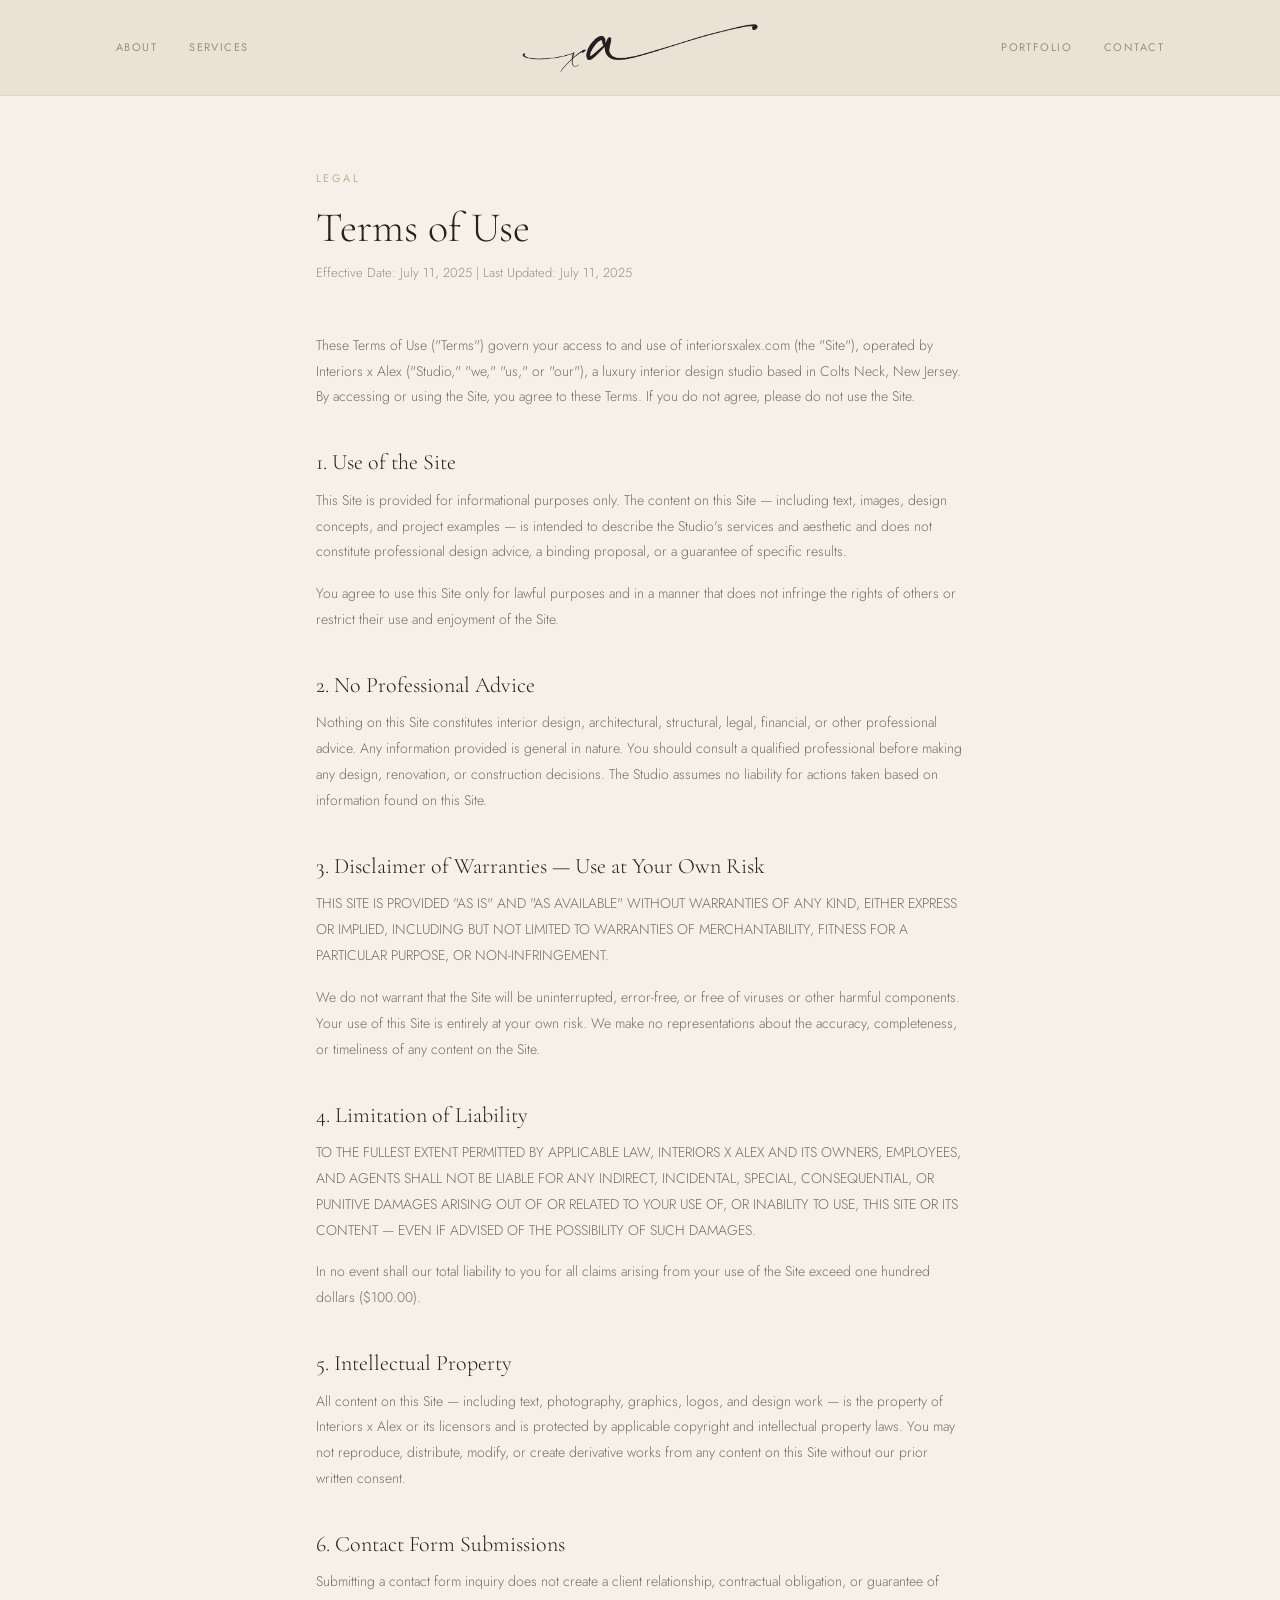
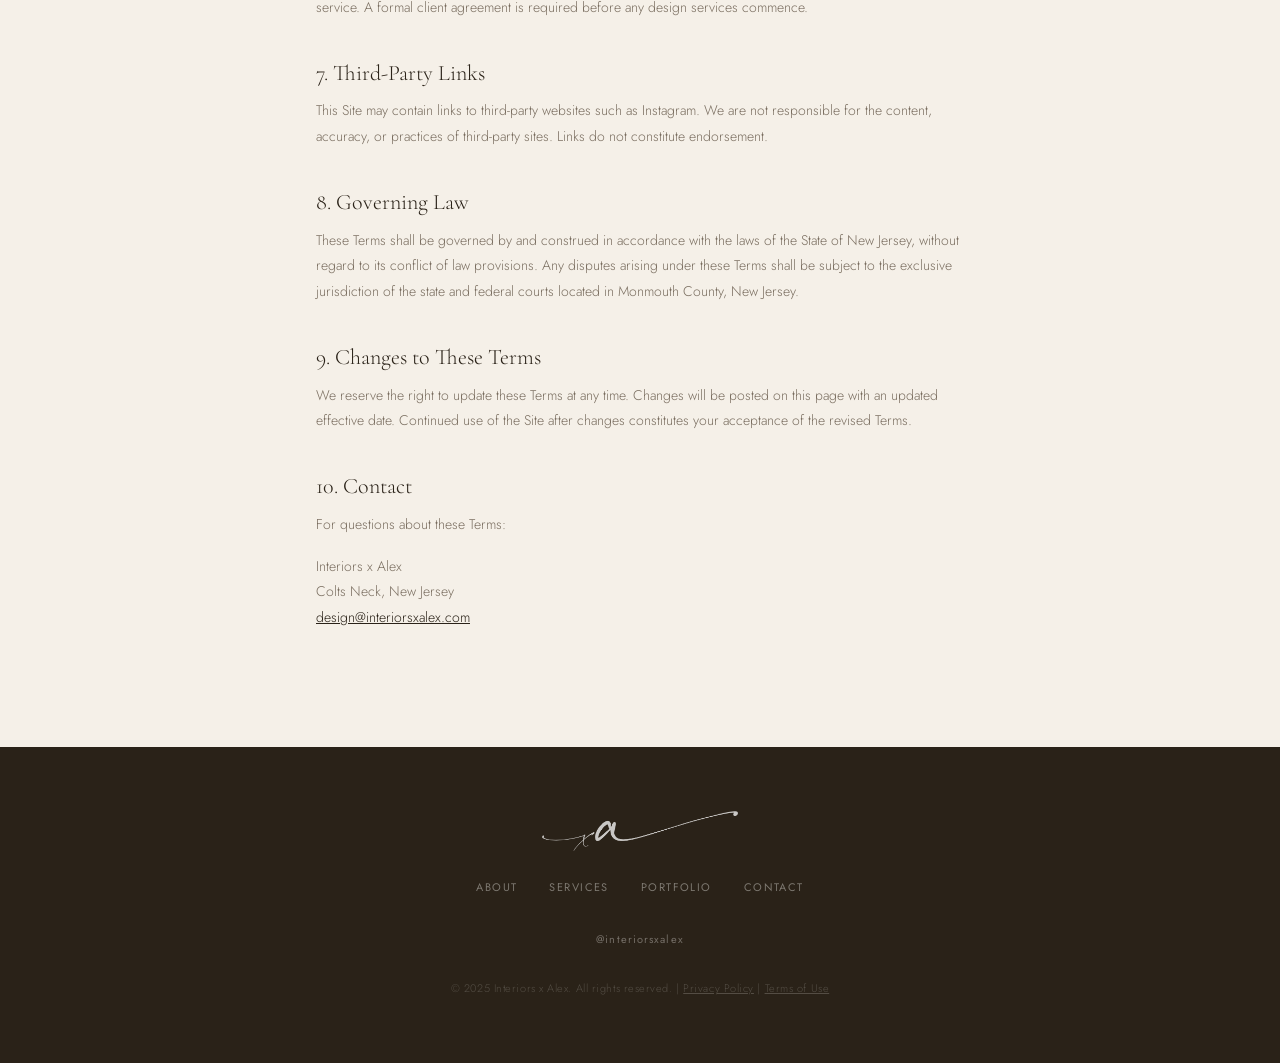
<file: terms.html>
<!DOCTYPE html>
<html lang="en">
<head>
  <meta charset="UTF-8">
  <meta name="viewport" content="width=device-width, initial-scale=1.0">
  <title>Terms of Use | Interiors x Alex</title>
  <meta name="description" content="Terms of Use for interiorsxalex.com.">
  <link rel="icon" href="assets/images/favicon.ico">
  <meta name="robots" content="noindex">
  <!-- Google tag (gtag.js) -->
  <script async src="https://www.googletagmanager.com/gtag/js?id=G-9QS1T9NNBW"></script>
  <script>
    window.dataLayer = window.dataLayer || [];
    function gtag(){dataLayer.push(arguments);}
    gtag('js', new Date());
    gtag('config', 'G-9QS1T9NNBW');
  </script>
  <!-- Meta Pixel Code -->
  <script>
  !function(f,b,e,v,n,t,s)
  {if(f.fbq)return;n=f.fbq=function(){n.callMethod?
  n.callMethod.apply(n,arguments):n.queue.push(arguments)};
  if(!f._fbq)f._fbq=n;n.push=n;n.loaded=!0;n.version='2.0';
  n.queue=[];t=b.createElement(e);t.async=!0;
  t.src=v;s=b.getElementsByTagName(e)[0];
  s.parentNode.insertBefore(t,s)}(window, document,'script',
  'https://connect.facebook.net/en_US/fbevents.js');
  fbq('init', '1032090879216987');
  fbq('track', 'PageView');
  </script>
  <noscript><img height="1" width="1" style="display:none" src="https://www.facebook.com/tr?id=1032090879216987&ev=PageView&noscript=1"/></noscript>
  <!-- End Meta Pixel Code -->
  <link rel="stylesheet" href="assets/css/style.css?v=5">
  <style>
    .privacy-body { max-width: 760px; margin: 0 auto; padding: 72px 56px 100px; }
    .privacy-body h1 { font-size: 42px; margin-bottom: 8px; }
    .privacy-body .privacy-date { font-size: 13px; color: var(--tp); margin-bottom: 48px; }
    .privacy-body h2 { font-size: 22px; margin: 40px 0 12px; }
    .privacy-body p { margin-bottom: 16px; }
    .privacy-body ul { padding-left: 20px; margin-bottom: 16px; }
    .privacy-body ul li { font-size: 14px; color: var(--st); line-height: 1.85; font-weight: 300; margin-bottom: 6px; }
    .privacy-body a { color: var(--es); text-decoration: underline; }
    @media (max-width: 768px) {
      .privacy-body { padding: 48px 24px 72px; }
    }
  </style>
</head>
<body>
  <a href="#main-content" class="skip-link">Skip to main content</a>

  <!-- NAV -->
  <nav class="site-nav" aria-label="Main navigation">
    <div class="nav-inner">
      <ul class="nav-links left">
        <li><a href="/about">About</a></li>
        <li><a href="/services">Services</a></li>
      </ul>
      <a href="/" class="nav-logo-wrap">
        <img class="nav-logo" src="assets/images/logo.png" alt="Interiors x Alex">
      </a>
      <ul class="nav-links right">
        <li><a href="/portfolio">Portfolio</a></li>
        <li><a href="/contact">Contact</a></li>
      </ul>
      <button class="nav-toggle" aria-label="Menu">&#9776;</button>
    </div>
  </nav>

  <main id="main-content" class="privacy-body">
    <p class="eyebrow">Legal</p>
    <h1>Terms of Use</h1>
    <p class="privacy-date">Effective Date: July 11, 2025 | Last Updated: July 11, 2025</p>

    <p>These Terms of Use ("Terms") govern your access to and use of interiorsxalex.com (the "Site"), operated by Interiors x Alex ("Studio," "we," "us," or "our"), a luxury interior design studio based in Colts Neck, New Jersey. By accessing or using the Site, you agree to these Terms. If you do not agree, please do not use the Site.</p>

    <h2>1. Use of the Site</h2>
    <p>This Site is provided for informational purposes only. The content on this Site — including text, images, design concepts, and project examples — is intended to describe the Studio's services and aesthetic and does not constitute professional design advice, a binding proposal, or a guarantee of specific results.</p>
    <p>You agree to use this Site only for lawful purposes and in a manner that does not infringe the rights of others or restrict their use and enjoyment of the Site.</p>

    <h2>2. No Professional Advice</h2>
    <p>Nothing on this Site constitutes interior design, architectural, structural, legal, financial, or other professional advice. Any information provided is general in nature. You should consult a qualified professional before making any design, renovation, or construction decisions. The Studio assumes no liability for actions taken based on information found on this Site.</p>

    <h2>3. Disclaimer of Warranties — Use at Your Own Risk</h2>
    <p>THIS SITE IS PROVIDED "AS IS" AND "AS AVAILABLE" WITHOUT WARRANTIES OF ANY KIND, EITHER EXPRESS OR IMPLIED, INCLUDING BUT NOT LIMITED TO WARRANTIES OF MERCHANTABILITY, FITNESS FOR A PARTICULAR PURPOSE, OR NON-INFRINGEMENT.</p>
    <p>We do not warrant that the Site will be uninterrupted, error-free, or free of viruses or other harmful components. Your use of this Site is entirely at your own risk. We make no representations about the accuracy, completeness, or timeliness of any content on the Site.</p>

    <h2>4. Limitation of Liability</h2>
    <p>TO THE FULLEST EXTENT PERMITTED BY APPLICABLE LAW, INTERIORS X ALEX AND ITS OWNERS, EMPLOYEES, AND AGENTS SHALL NOT BE LIABLE FOR ANY INDIRECT, INCIDENTAL, SPECIAL, CONSEQUENTIAL, OR PUNITIVE DAMAGES ARISING OUT OF OR RELATED TO YOUR USE OF, OR INABILITY TO USE, THIS SITE OR ITS CONTENT — EVEN IF ADVISED OF THE POSSIBILITY OF SUCH DAMAGES.</p>
    <p>In no event shall our total liability to you for all claims arising from your use of the Site exceed one hundred dollars ($100.00).</p>

    <h2>5. Intellectual Property</h2>
    <p>All content on this Site — including text, photography, graphics, logos, and design work — is the property of Interiors x Alex or its licensors and is protected by applicable copyright and intellectual property laws. You may not reproduce, distribute, modify, or create derivative works from any content on this Site without our prior written consent.</p>

    <h2>6. Contact Form Submissions</h2>
    <p>Submitting a contact form inquiry does not create a client relationship, contractual obligation, or guarantee of service. A formal client agreement is required before any design services commence.</p>

    <h2>7. Third-Party Links</h2>
    <p>This Site may contain links to third-party websites such as Instagram. We are not responsible for the content, accuracy, or practices of third-party sites. Links do not constitute endorsement.</p>

    <h2>8. Governing Law</h2>
    <p>These Terms shall be governed by and construed in accordance with the laws of the State of New Jersey, without regard to its conflict of law provisions. Any disputes arising under these Terms shall be subject to the exclusive jurisdiction of the state and federal courts located in Monmouth County, New Jersey.</p>

    <h2>9. Changes to These Terms</h2>
    <p>We reserve the right to update these Terms at any time. Changes will be posted on this page with an updated effective date. Continued use of the Site after changes constitutes your acceptance of the revised Terms.</p>

    <h2>10. Contact</h2>
    <p>For questions about these Terms:</p>
    <p>
      Interiors x Alex<br>
      Colts Neck, New Jersey<br>
      <a href="mailto:design@interiorsxalex.com">design@interiorsxalex.com</a>
    </p>
  </main>

  <!-- FOOTER -->
  <footer class="site-footer">
    <div class="footer-inner">
      <div class="footer-logo">
        <img src="assets/images/logo.png" alt="Interiors x Alex">
      </div>
      <nav class="footer-nav" aria-label="Footer navigation">
        <a href="/about">About</a>
        <a href="/services">Services</a>
        <a href="/portfolio">Portfolio</a>
        <a href="/contact">Contact</a>
      </nav>
      <div class="footer-social">
        <a href="https://www.instagram.com/interiorsxalex" target="_blank" rel="noopener">@interiorsxalex</a>
      </div>
      <p class="footer-copy">&copy; 2025 Interiors x Alex. All rights reserved. | <a href="/privacy" style="text-decoration:underline;">Privacy Policy</a> | <a href="/terms" style="text-decoration:underline;">Terms of Use</a></p>
    </div>
  </footer>

  <div class="mobile-nav-overlay" role="dialog" aria-label="Mobile navigation" aria-modal="true">
    <button class="mobile-nav-close" aria-label="Close">&times;</button>
    <a href="/">Home</a>
    <a href="/about">About</a>
    <a href="/services">Services</a>
    <a href="/portfolio">Portfolio</a>
    <a href="/contact">Contact</a>
    <a href="https://www.instagram.com/interiorsxalex" target="_blank" rel="noopener" class="mobile-nav-social">@interiorsxalex</a>
  </div>

  <script src="assets/js/main.js?v=5"></script>
</body>
</html>
</file>
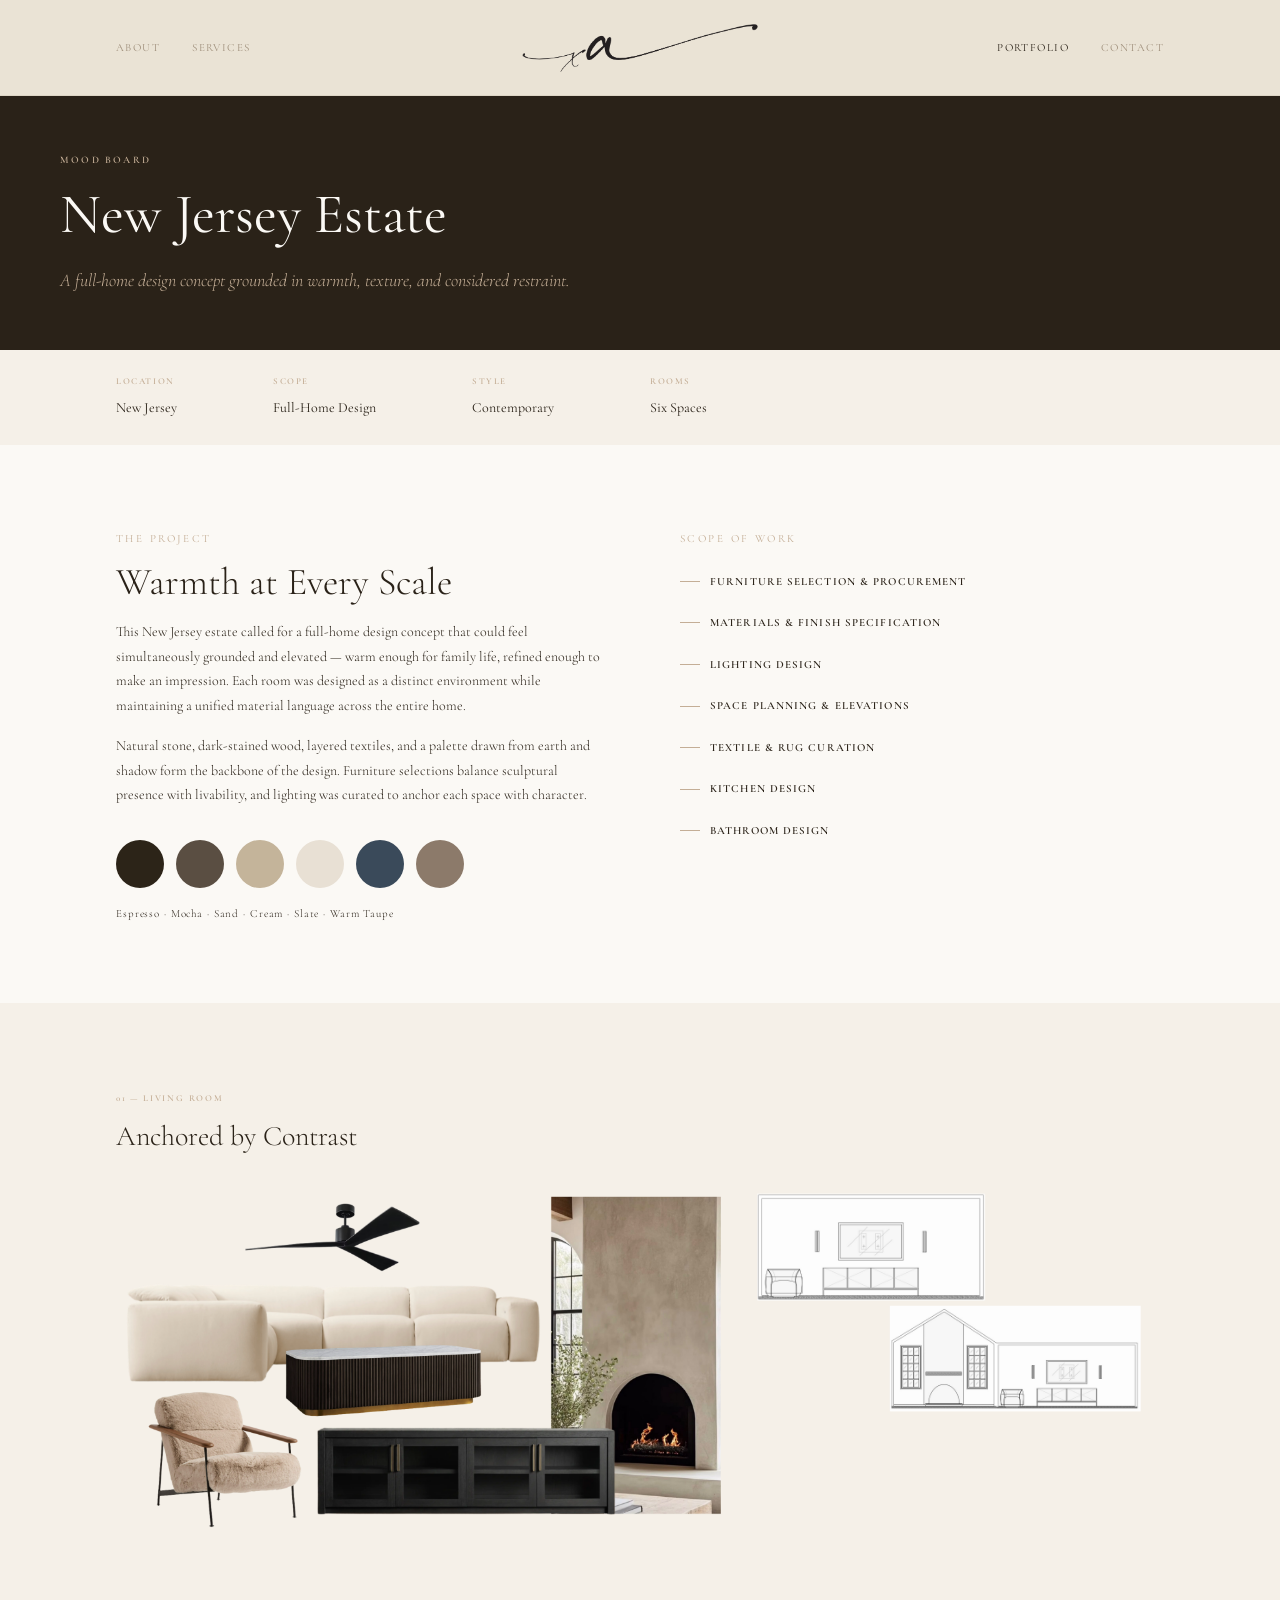
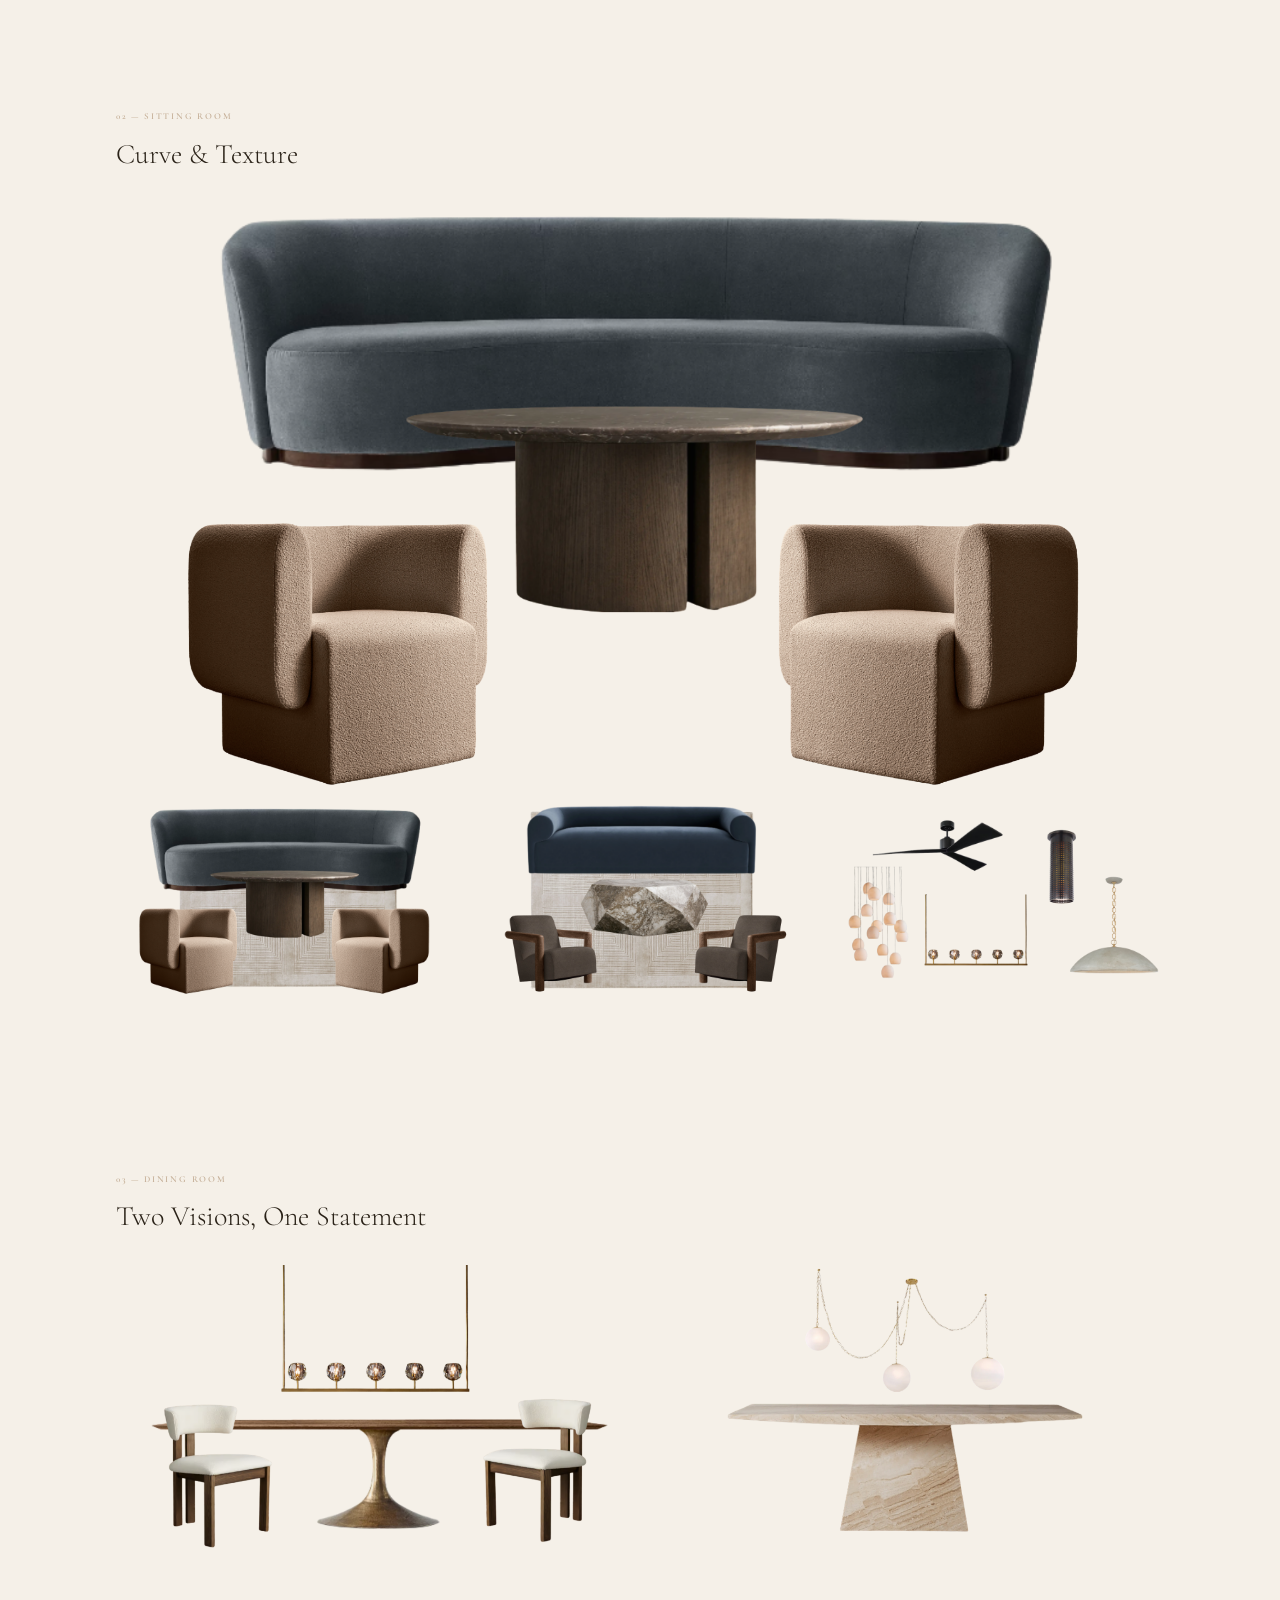
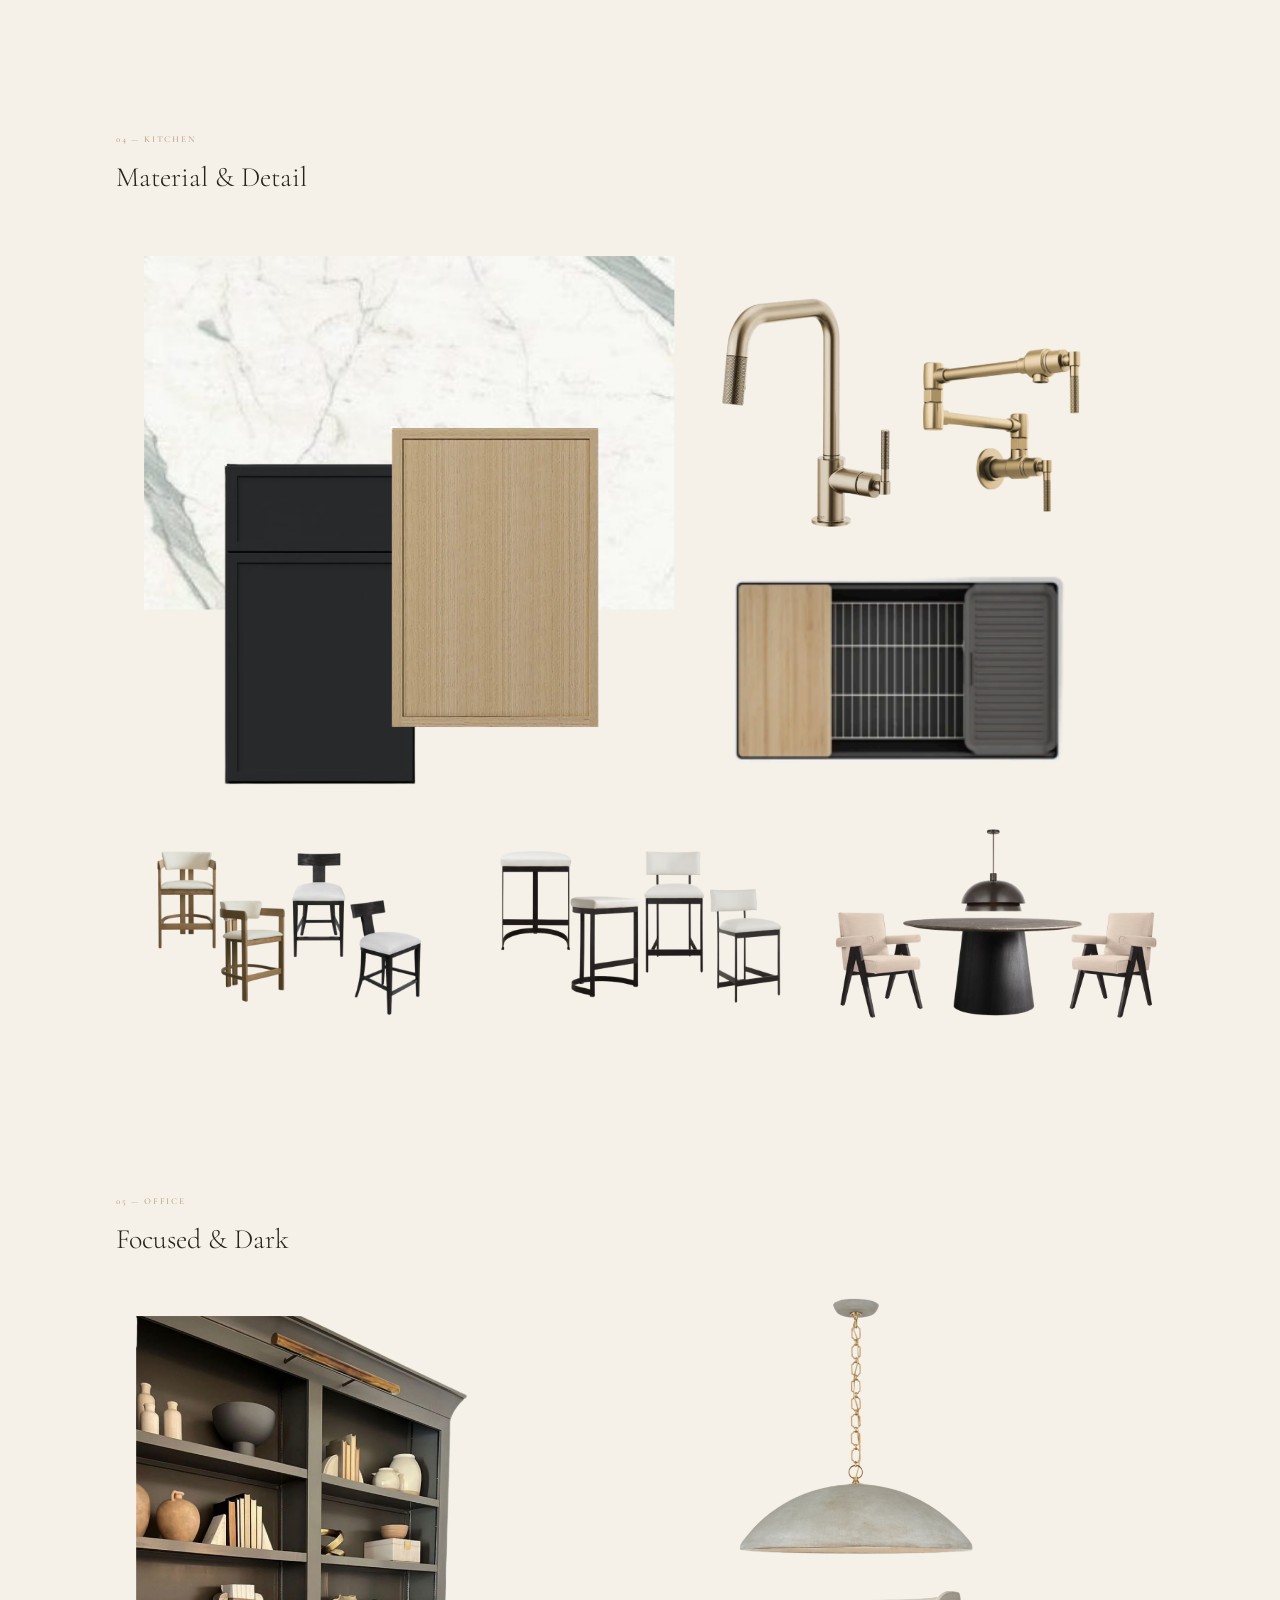
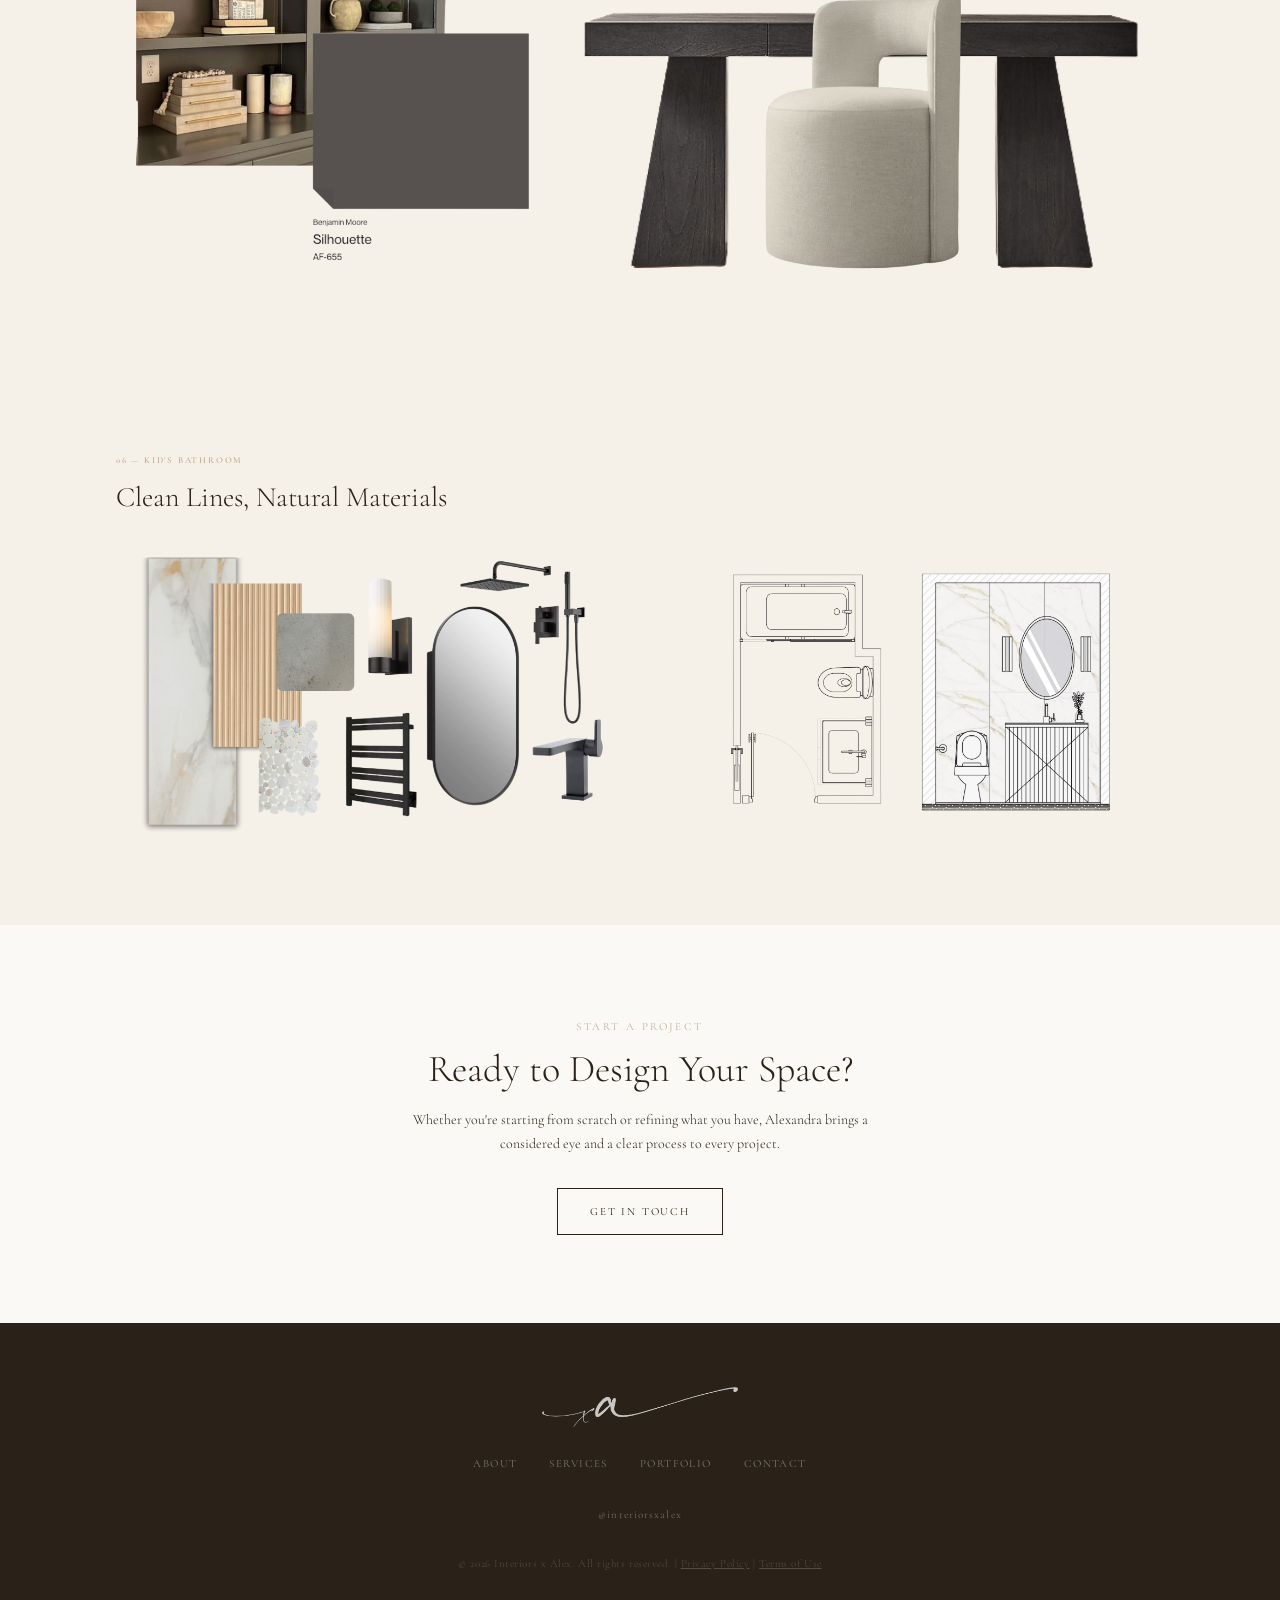
<file: portfolio/edinburgh-residence.html>
<!DOCTYPE html>
<html lang="en">
<head>
  <meta charset="UTF-8">
  <meta name="viewport" content="width=device-width, initial-scale=1.0">
  <title>New Jersey Estate | Mood Board | Interiors x Alex</title>
  <meta name="description" content="A full-home interior design concept by Alexandra Hurwitz — a New Jersey estate featuring contemporary furnishings, layered textiles, and a warm, grounded palette.">
  <link rel="icon" href="../assets/images/favicon.ico">
  <link rel="stylesheet" href="../assets/css/style.css?v=8">
  <style>
    * { font-family: 'Cormorant Garamond', 'Times New Roman', serif !important; }
    .cs-meta-value { font-size: 16px; font-weight: 400; }
    .cs-scope-list li { font-size: 13px; letter-spacing: .08em; }

    /* ── HERO (text-only) ── */
    .cs-hero {
      background: var(--es);
      padding: 56px 56px 56px;
    }
    .cs-hero-content {
      max-width: 1160px;
      margin: 0 auto;
    }
    .cs-hero-content .eyebrow {
      color: var(--sd);
      font-size: 10px;
      font-weight: 600;
      letter-spacing: .22em;
      text-transform: uppercase;
      display: block;
      margin-bottom: 16px;
    }
    .cs-hero-content h1 {
      color: var(--ow);
      font-size: 56px;
      margin: 0 0 20px;
      font-weight: 400;
      line-height: 1.1;
    }
    .cs-hero-tagline {
      color: var(--sd);
      font-family: 'Cormorant Garamond', serif;
      font-size: 18px;
      font-style: italic;
      margin: 0;
      max-width: 520px;
      line-height: 1.6;
    }

    /* ── META BAR ── */
    .cs-meta {
      background: var(--cr);
      border-bottom: 1px solid var(--bl);
    }
    .cs-meta-inner {
      max-width: 1160px;
      margin: 0 auto;
      padding: 0 56px;
      display: flex;
      gap: 48px;
      flex-wrap: wrap;
    }
    .cs-meta-item {
      padding: 24px 0;
      border-right: 1px solid var(--bl);
      padding-right: 48px;
    }
    .cs-meta-item:last-child { border-right: none; }
    .cs-meta-label {
      font-size: 9px;
      letter-spacing: .18em;
      text-transform: uppercase;
      color: var(--sd);
      font-weight: 600;
      margin-bottom: 4px;
    }
    .cs-meta-value {
      font-size: 14px;
      color: var(--es);
    }

    /* ── INTRO ── */
    .cs-intro {
      background: var(--ow);
      padding: 80px 0;
    }
    .cs-intro-grid {
      max-width: 1160px;
      margin: 0 auto;
      padding: 0 56px;
      display: grid;
      grid-template-columns: 1fr 1fr;
      gap: 80px;
      align-items: start;
    }
    .cs-intro-text h2 { margin-top: 10px; }
    .cs-intro-text p { margin-top: 16px; line-height: 1.75; color: var(--mn); }
    .cs-scope-list {
      list-style: none;
      padding: 0;
      margin: 0;
    }
    .cs-scope-list li {
      font-size: 11px;
      font-weight: 600;
      letter-spacing: .1em;
      text-transform: uppercase;
      color: var(--es);
      padding: 12px 0;
      border-bottom: 1px solid var(--bl);
      display: flex;
      align-items: center;
      gap: 10px;
    }
    .cs-scope-list li::before {
      content: '';
      display: inline-block;
      width: 20px;
      height: 1px;
      background: var(--sd);
      flex-shrink: 0;
    }

    /* ── PALETTE ── */
    .cs-palette {
      display: flex;
      gap: 12px;
      margin-top: 32px;
      flex-wrap: wrap;
    }
    .cs-swatch {
      width: 48px;
      height: 48px;
      border-radius: 50%;
      border: 1px solid var(--bl);
    }
    .cs-palette-note {
      margin-top: 10px;
      font-size: 11px;
      letter-spacing: .08em;
      color: var(--mn);
    }

    /* ── ROOM SECTIONS ── */
    .cs-rooms {
      background: var(--cr);
      padding: 88px 0;
    }
    .cs-room {
      max-width: 1160px;
      margin: 0 auto 88px;
      padding: 0 56px;
    }
    .cs-room:last-child { margin-bottom: 0; }
    .cs-room-label {
      font-size: 9px;
      letter-spacing: .2em;
      text-transform: uppercase;
      color: var(--sd);
      font-weight: 600;
      margin-bottom: 12px;
    }
    .cs-room h3 {
      font-size: 28px;
      margin: 0 0 32px;
      color: var(--es);
    }

    /* ── IMAGE GRID — natural proportions for transparent PNGs ── */
    .cs-img-grid {
      display: grid;
      gap: 12px;
    }
    .cs-img-grid.cols-2 { grid-template-columns: 1fr 1fr; }
    .cs-img-grid.cols-3 { grid-template-columns: repeat(3, 1fr); }
    .cs-img-grid.cols-4 { grid-template-columns: repeat(4, 1fr); }
    .cs-img-grid.wide-left { grid-template-columns: 3fr 2fr; }
    .cs-img-grid.wide-right { grid-template-columns: 2fr 3fr; }
    .cs-img-grid img {
      width: 100%;
      height: auto;
      display: block;
    }
    .cs-img-full img {
      width: 100%;
      height: auto;
      display: block;
    }

    /* ── DIVIDER ── */
    .cs-divider {
      max-width: 1160px;
      margin: 0 auto 88px;
      padding: 0 56px;
      border: none;
      border-top: 1px solid var(--bl);
    }

    /* ── QUOTE ── */
    .cs-quote {
      background: var(--es);
      padding: 72px 56px;
      text-align: center;
    }
    .cs-quote blockquote {
      max-width: 680px;
      margin: 0 auto;
      font-size: 26px;
      font-style: italic;
      color: var(--ow);
      line-height: 1.5;
    }
    .cs-quote cite {
      display: block;
      margin-top: 20px;
      font-size: 10px;
      font-weight: 600;
      letter-spacing: .18em;
      text-transform: uppercase;
      color: var(--sd);
      font-style: normal;
    }

    /* ── CTA ── */
    .cs-cta {
      background: var(--ow);
      padding: 88px 56px;
      text-align: center;
    }
    .cs-cta h2 { margin-top: 10px; }
    .cs-cta p { margin: 16px auto 32px; max-width: 480px; color: var(--mn); line-height: 1.7; }

    /* ── MOBILE ── */
    @media (max-width: 768px) {
      .cs-hero { padding: 72px 24px 48px; }
      .cs-hero-content h1 { font-size: 32px; }
      .cs-hero-tagline { font-size: 15px; }
      .cs-meta-inner { padding: 0 24px; gap: 0; flex-direction: column; }
      .cs-meta-item { border-right: none; border-bottom: 1px solid var(--bl); padding-right: 0; padding-top: 14px; padding-bottom: 14px; }
      .cs-meta-item:last-child { border-bottom: none; }
      .cs-intro { padding: 48px 0; }
      .cs-intro-grid { grid-template-columns: 1fr; gap: 36px; padding: 0 24px; }
      .cs-rooms { padding: 56px 0; }
      .cs-room { padding: 0 24px; margin-bottom: 56px; }
      .cs-room h3 { font-size: 22px; margin-bottom: 20px; }
      .cs-divider { margin-bottom: 56px; padding: 0 24px; }
      .cs-img-grid.cols-2,
      .cs-img-grid.cols-3,
      .cs-img-grid.cols-4,
      .cs-img-grid.wide-left,
      .cs-img-grid.wide-right { grid-template-columns: 1fr; }
      .cs-quote { padding: 48px 24px; }
      .cs-quote blockquote { font-size: 20px; }
      .cs-cta { padding: 56px 24px; }
    }
  </style>
</head>
<body>

  <!-- NAV -->
  <nav class="site-nav" aria-label="Main navigation">
    <div class="nav-inner">
      <ul class="nav-links left">
        <li><a href="/about">About</a></li>
        <li><a href="/services">Services</a></li>
      </ul>
      <a href="/" class="nav-logo-wrap">
        <img class="nav-logo" src="../assets/images/logo.png" alt="Interiors x Alex">
      </a>
      <ul class="nav-links right">
        <li><a href="/portfolio" class="active">Portfolio</a></li>
        <li><a href="/contact">Contact</a></li>
      </ul>
      <button class="nav-toggle" aria-label="Menu">&#9776;</button>
    </div>
  </nav>

  <!-- HERO -->
  <section class="cs-hero">
    <div class="cs-hero-content">
      <span class="eyebrow">Mood Board</span>
      <h1>New Jersey Estate</h1>
      <p class="cs-hero-tagline">A full-home design concept grounded in warmth, texture, and considered restraint.</p>
    </div>
  </section>

  <!-- META BAR -->
  <div class="cs-meta">
    <div class="cs-meta-inner">
      <div class="cs-meta-item">
        <p class="cs-meta-label">Location</p>
        <p class="cs-meta-value">New Jersey</p>
      </div>
      <div class="cs-meta-item">
        <p class="cs-meta-label">Scope</p>
        <p class="cs-meta-value">Full-Home Design</p>
      </div>
      <div class="cs-meta-item">
        <p class="cs-meta-label">Style</p>
        <p class="cs-meta-value">Contemporary</p>
      </div>
      <div class="cs-meta-item">
        <p class="cs-meta-label">Rooms</p>
        <p class="cs-meta-value">Six Spaces</p>
      </div>
    </div>
  </div>

  <!-- INTRO -->
  <section class="cs-intro">
    <div class="cs-intro-grid">
      <div class="cs-intro-text">
        <span class="eyebrow">The Project</span>
        <h2>Warmth at Every Scale</h2>
        <p>This New Jersey estate called for a full-home design concept that could feel simultaneously grounded and elevated — warm enough for family life, refined enough to make an impression. Each room was designed as a distinct environment while maintaining a unified material language across the entire home.</p>
        <p>Natural stone, dark-stained wood, layered textiles, and a palette drawn from earth and shadow form the backbone of the design. Furniture selections balance sculptural presence with livability, and lighting was curated to anchor each space with character.</p>
        <div class="cs-palette">
          <span class="cs-swatch" style="background:#2c2418;"></span>
          <span class="cs-swatch" style="background:#5a4e42;"></span>
          <span class="cs-swatch" style="background:#c4b49a;"></span>
          <span class="cs-swatch" style="background:#e8e0d4;"></span>
          <span class="cs-swatch" style="background:#3a4a5a;"></span>
          <span class="cs-swatch" style="background:#8c7a6a;"></span>
        </div>
        <p class="cs-palette-note">Espresso · Mocha · Sand · Cream · Slate · Warm Taupe</p>
      </div>
      <div>
        <span class="eyebrow">Scope of Work</span>
        <ul class="cs-scope-list" style="margin-top:10px;">
          <li>Furniture Selection &amp; Procurement</li>
          <li>Materials &amp; Finish Specification</li>
          <li>Lighting Design</li>
          <li>Space Planning &amp; Elevations</li>
          <li>Textile &amp; Rug Curation</li>
          <li>Kitchen Design</li>
          <li>Bathroom Design</li>
        </ul>
      </div>
    </div>
  </section>

  <!-- ROOM SECTIONS -->
  <section class="cs-rooms">

    <!-- LIVING ROOM -->
    <div class="cs-room">
      <p class="cs-room-label">01 — Living Room</p>
      <h3>Anchored by Contrast</h3>
      <div class="cs-img-grid wide-left">
        <img src="../assets/images/cs-edinburgh/living-room-mood.png"
             alt="Living room mood board — cream sectional, shearling chair, fluted coffee table, black media console">
        <img src="../assets/images/cs-edinburgh/living-room-floor-plan.png"
             alt="Living room floor plan and elevation drawings">
      </div>
    </div>

    <hr class="cs-divider">

    <!-- SITTING ROOM -->
    <div class="cs-room">
      <p class="cs-room-label">02 — Sitting Room</p>
      <h3>Curve &amp; Texture</h3>
      <div class="cs-img-full" style="margin-bottom:12px;">
        <img src="../assets/images/cs-edinburgh/sitting-room-mood-1.png"
             alt="Sitting room — curved slate velvet sofa, pedestal coffee table, camel bouclé chairs">
      </div>
      <div class="cs-img-grid cols-3">
        <img src="../assets/images/cs-edinburgh/sitting-room-mood-2.png"
             alt="Sitting room with geometric rug layered under seating group">
        <img src="../assets/images/cs-edinburgh/sitting-room-mood-3.png"
             alt="Alternate sitting room — dark linen chairs and sculptural stone coffee table">
        <img src="../assets/images/cs-edinburgh/sitting-room-lighting.png"
             alt="Sitting room lighting options — globe cluster, brass linear pendant, ceiling fan, flush mount">
      </div>
    </div>

    <hr class="cs-divider">

    <!-- DINING ROOM -->
    <div class="cs-room">
      <p class="cs-room-label">03 — Dining Room</p>
      <h3>Two Visions, One Statement</h3>
      <div class="cs-img-grid cols-2">
        <img src="../assets/images/cs-edinburgh/dining-room-1.png"
             alt="Dining room option A — walnut tulip pedestal table with cream dining chairs and brass crystal pendant">
        <img src="../assets/images/cs-edinburgh/dining-room-2.png"
             alt="Dining room option B — travertine pedestal table with rope swag globe pendants">
      </div>
    </div>

    <hr class="cs-divider">

    <!-- KITCHEN -->
    <div class="cs-room">
      <p class="cs-room-label">04 — Kitchen</p>
      <h3>Material &amp; Detail</h3>
      <div class="cs-img-full" style="margin-bottom:12px;">
        <img src="../assets/images/cs-edinburgh/kitchen-materials.png"
             alt="Kitchen materials board — marble countertop, black and oak cabinet doors, champagne bronze faucet">
      </div>
      <div class="cs-img-grid cols-3">
        <img src="../assets/images/cs-edinburgh/counter-stools-wood.png"
             alt="Counter stool options — wood frame with cream bouclé and white upholstery">
        <img src="../assets/images/cs-edinburgh/counter-stools-metal.png"
             alt="Counter stool options — dark metal frame with white upholstery">
        <img src="../assets/images/cs-edinburgh/kitchen-dining.png"
             alt="Kitchen dining area — round dark marble pedestal table with upholstered chairs and dome pendant">
      </div>
    </div>

    <hr class="cs-divider">

    <!-- OFFICE -->
    <div class="cs-room">
      <p class="cs-room-label">05 — Office</p>
      <h3>Focused &amp; Dark</h3>
      <div class="cs-img-full">
        <img src="../assets/images/cs-edinburgh/office-mood.png"
             alt="Office — dark built-in bookcase, dark wood desk, cream barrel chair, verdigris dome pendant">
      </div>
    </div>

    <hr class="cs-divider">

    <!-- KID'S BATHROOM -->
    <div class="cs-room">
      <p class="cs-room-label">06 — Kid's Bathroom</p>
      <h3>Clean Lines, Natural Materials</h3>
      <div class="cs-img-grid cols-2">
        <img src="../assets/images/cs-edinburgh/bath-materials.png"
             alt="Kid's bathroom materials board — Calacatta marble, fluted oak panel, pebble mosaic, matte black fixtures">
        <img src="../assets/images/cs-edinburgh/bath-floor-plan.png"
             alt="Kid's bathroom floor plan and elevation drawings">
      </div>
    </div>

  </section>

  <!-- CTA -->
  <section class="cs-cta">
    <span class="eyebrow">Start a Project</span>
    <h2>Ready to Design Your Space?</h2>
    <p>Whether you're starting from scratch or refining what you have, Alexandra brings a considered eye and a clear process to every project.</p>
    <a href="/contact" class="btn">Get in Touch</a>
  </section>

  <!-- FOOTER -->
  <footer class="site-footer">
    <div class="footer-inner">
      <div class="footer-logo">
        <img src="../assets/images/logo.png" alt="Interiors x Alex">
      </div>
      <nav class="footer-nav">
        <a href="/about">About</a>
        <a href="/services">Services</a>
        <a href="/portfolio">Portfolio</a>
        <a href="/contact">Contact</a>
      </nav>
      <div class="footer-social">
        <a href="https://www.instagram.com/interiorsxalex" target="_blank" rel="noopener">@interiorsxalex</a>
      </div>
      <p class="footer-copy">&copy; 2026 Interiors x Alex. All rights reserved. | <a href="/privacy" style="text-decoration:underline;">Privacy Policy</a> | <a href="/terms" style="text-decoration:underline;">Terms of Use</a></p>
    </div>
  </footer>

  <div class="mobile-nav-overlay" role="dialog" aria-label="Mobile navigation" aria-modal="true">
    <button class="mobile-nav-close" aria-label="Close">&times;</button>
    <a href="/">Home</a>
    <a href="/about">About</a>
    <a href="/services">Services</a>
    <a href="/portfolio">Portfolio</a>
    <a href="/contact">Contact</a>
    <a href="https://www.instagram.com/interiorsxalex" target="_blank" rel="noopener" class="mobile-nav-social">@interiorsxalex</a>
  </div>

  <script src="../assets/js/main.js"></script>
</body>
</html>
</file>
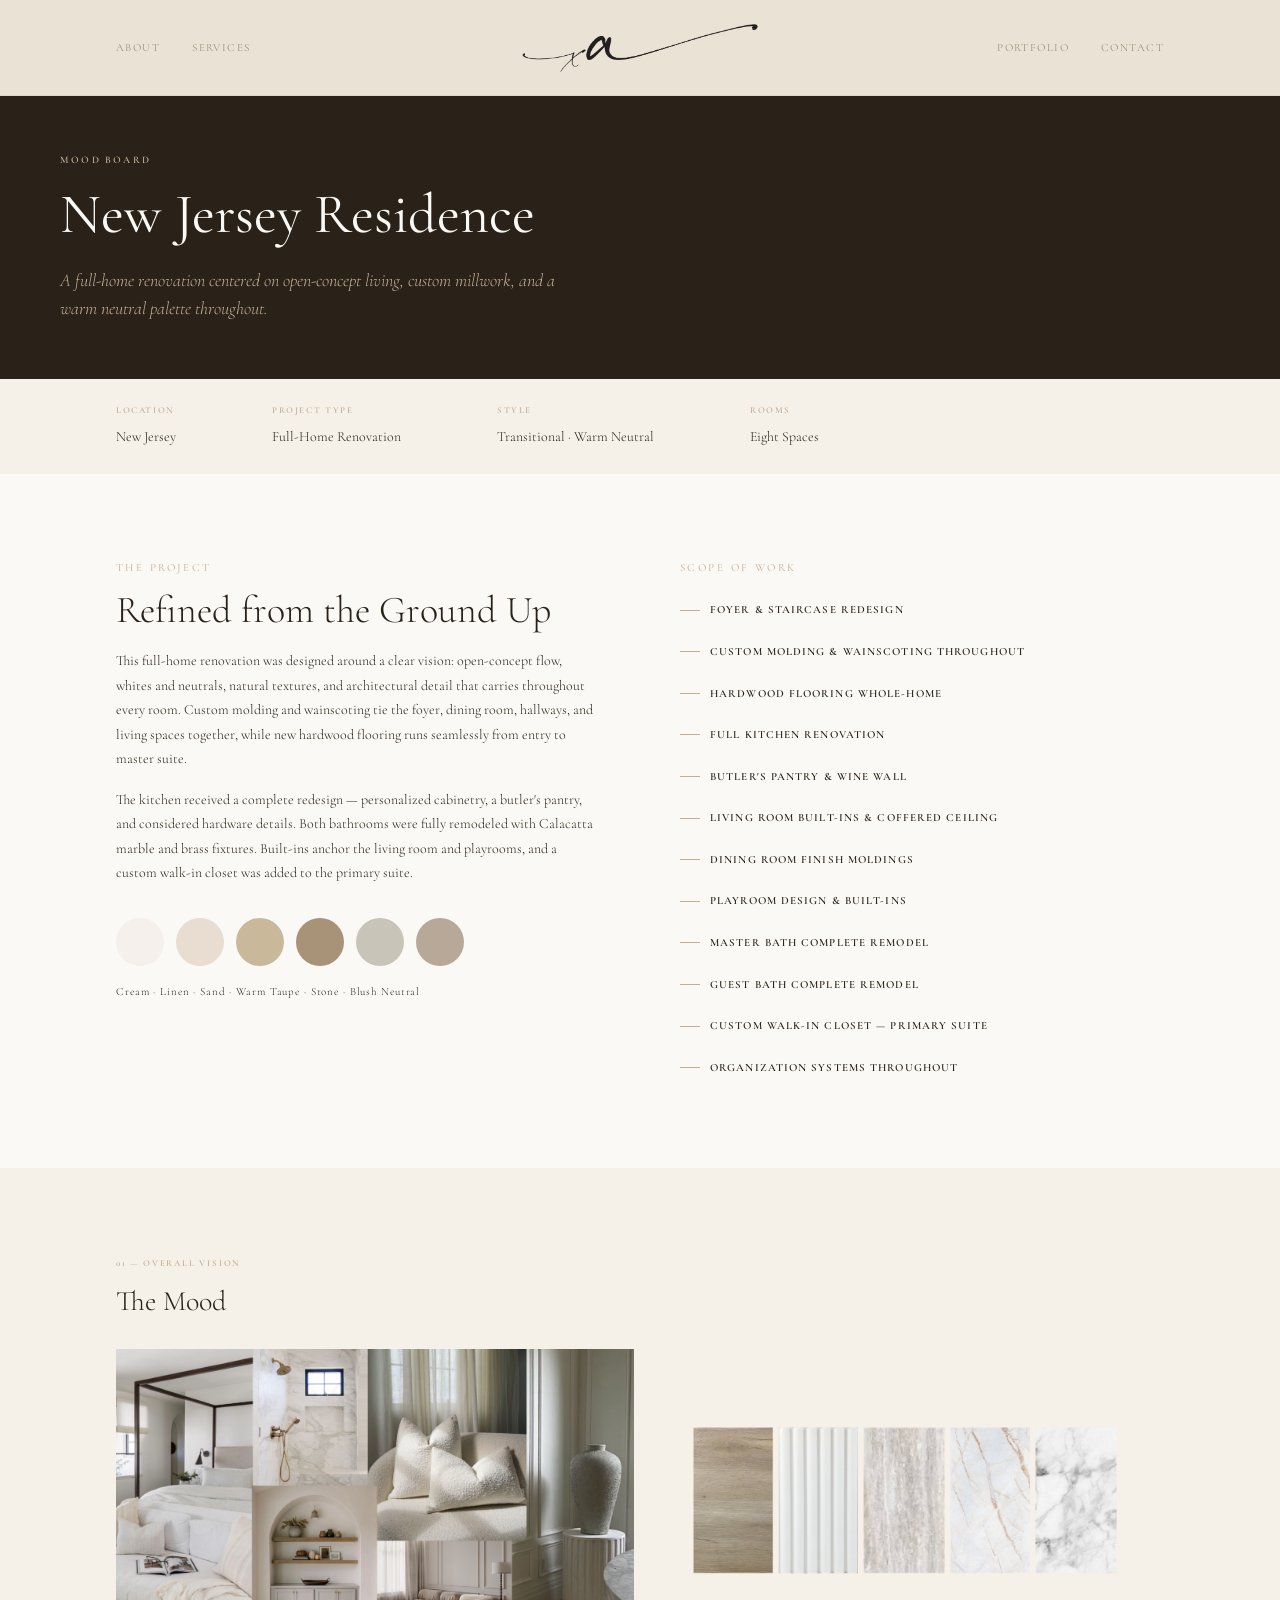
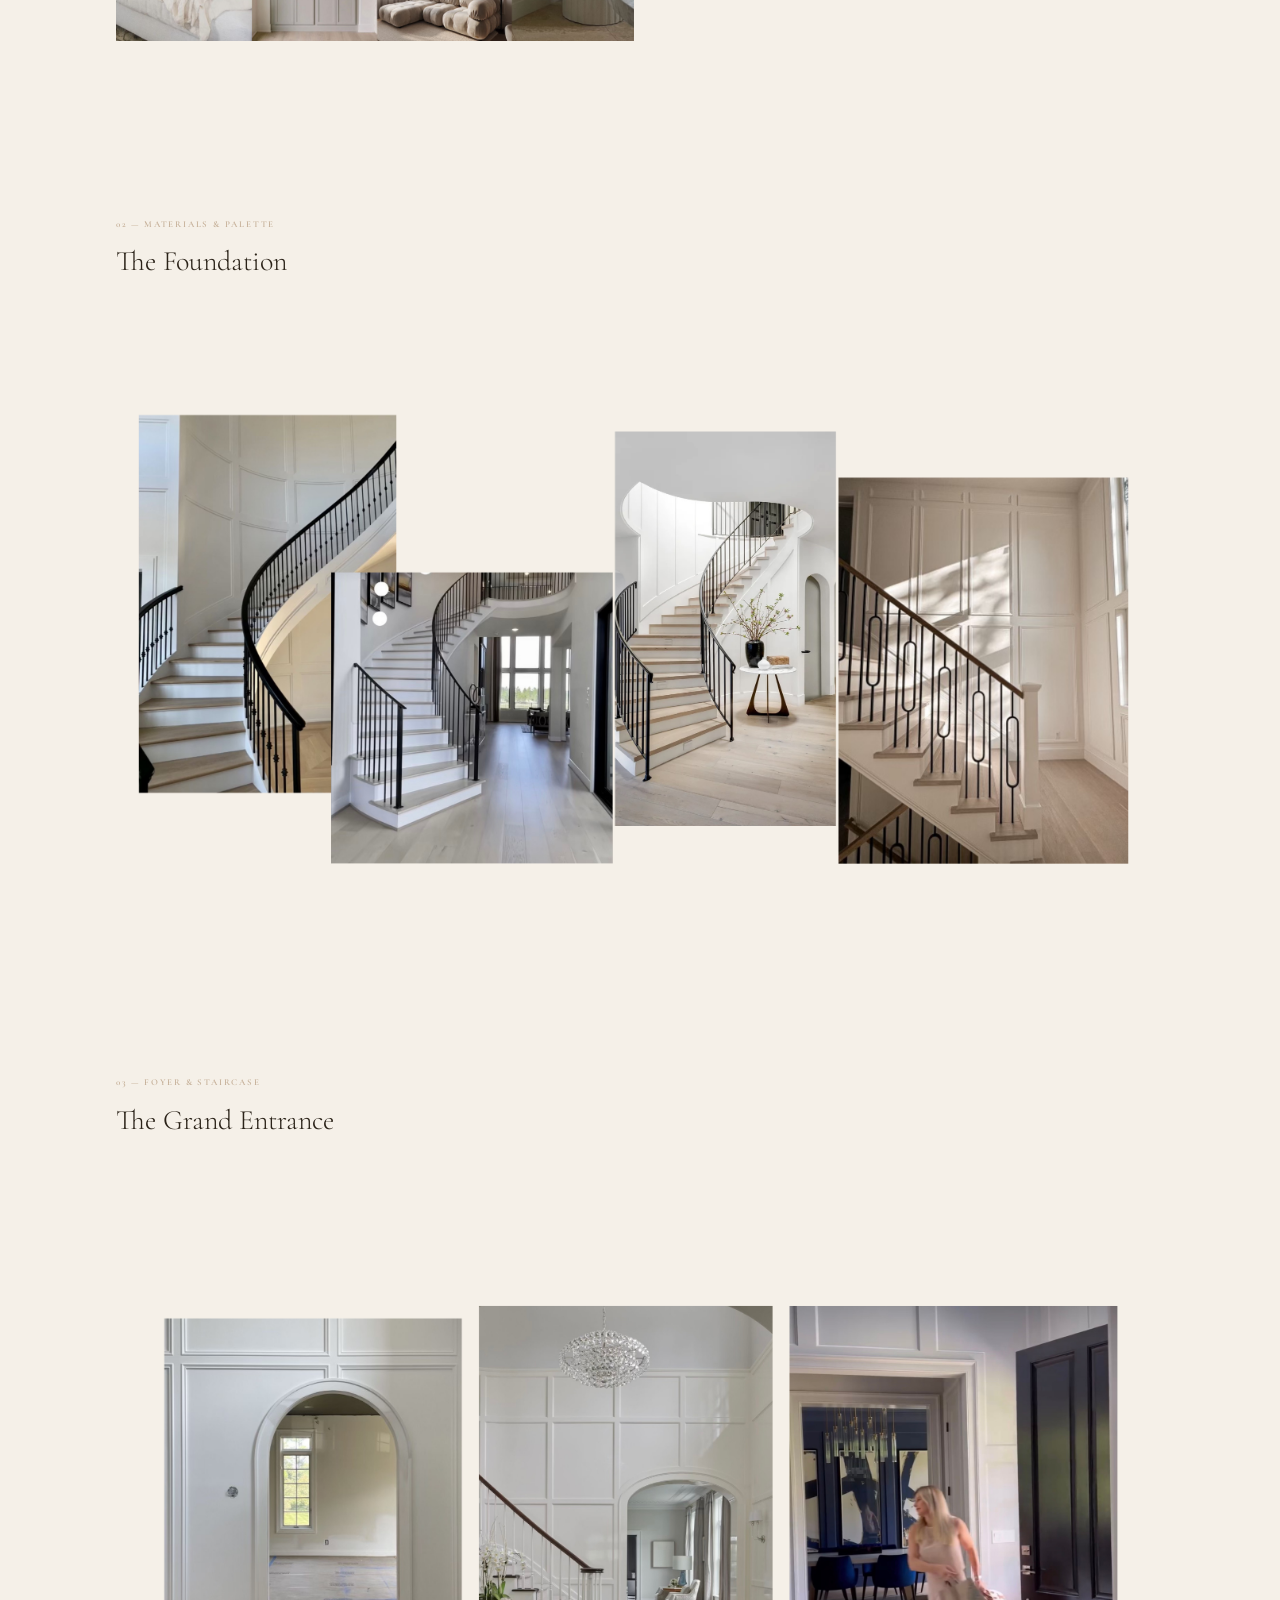
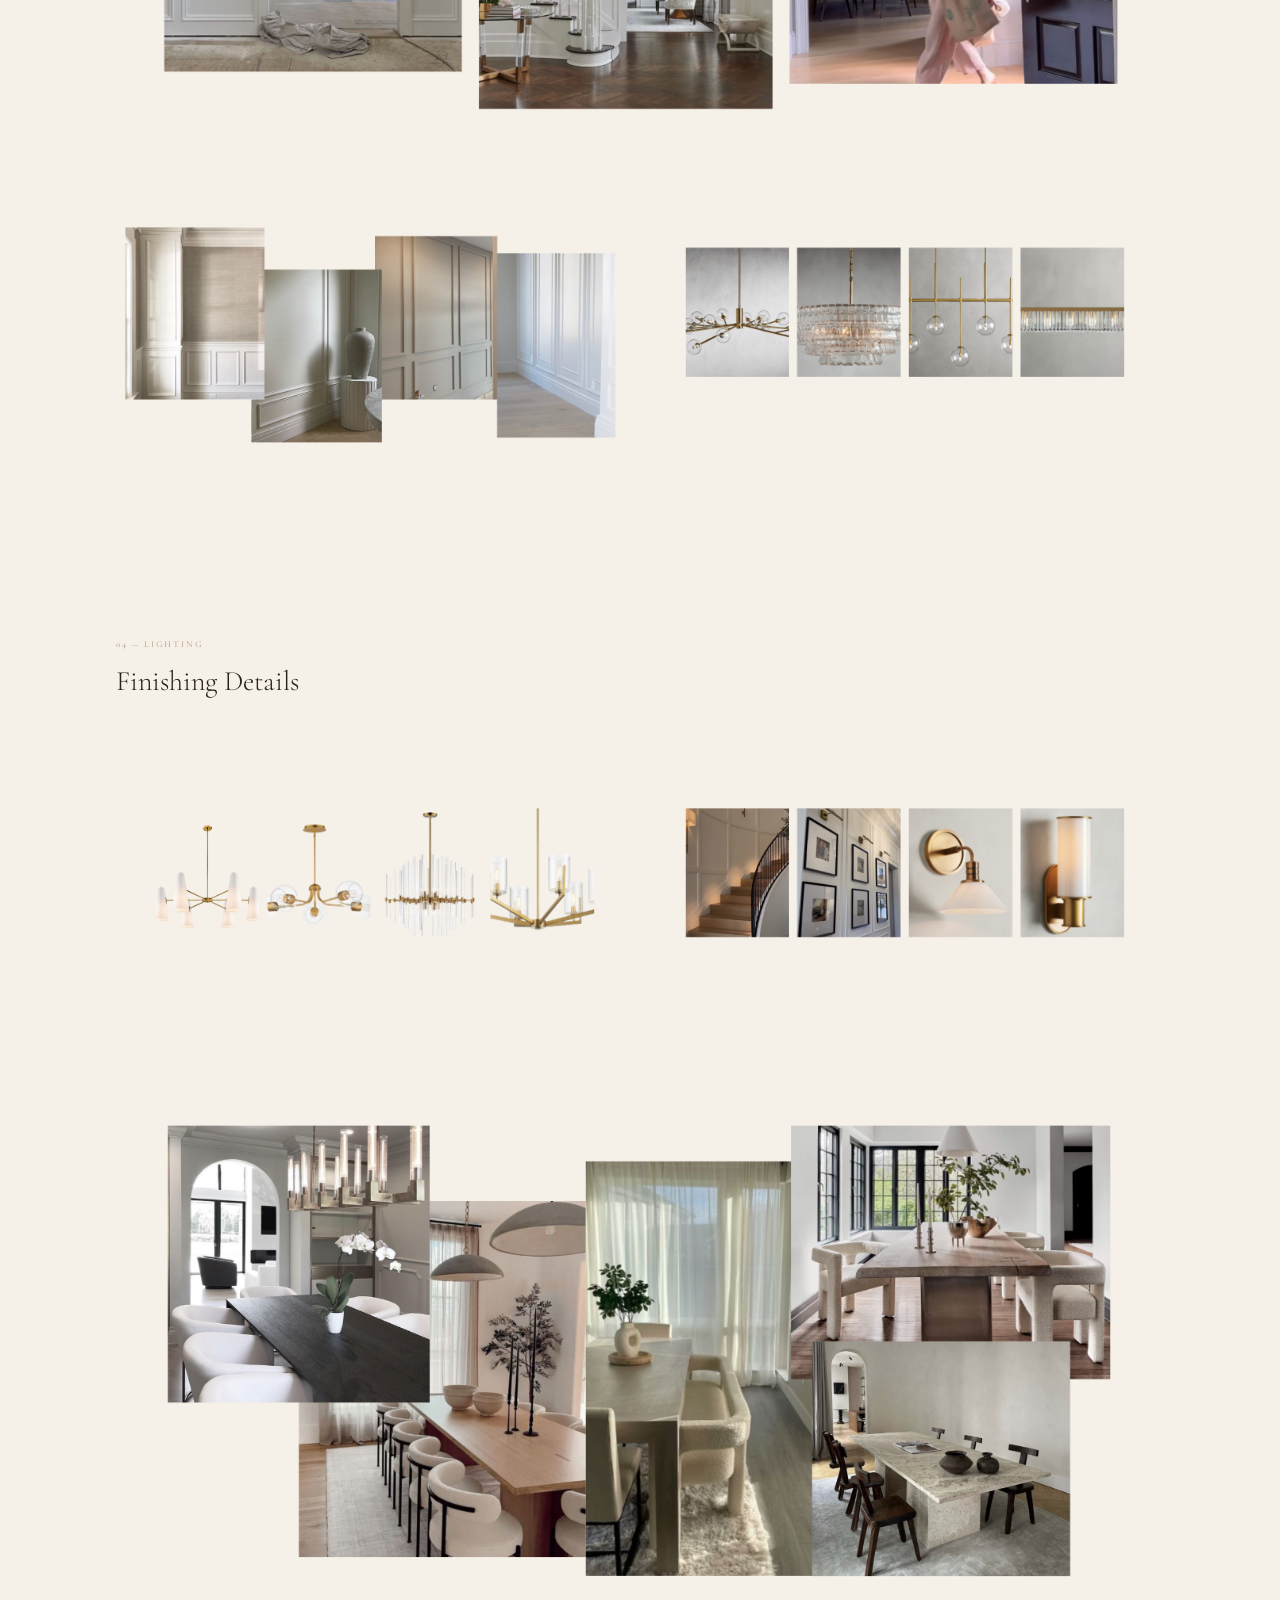
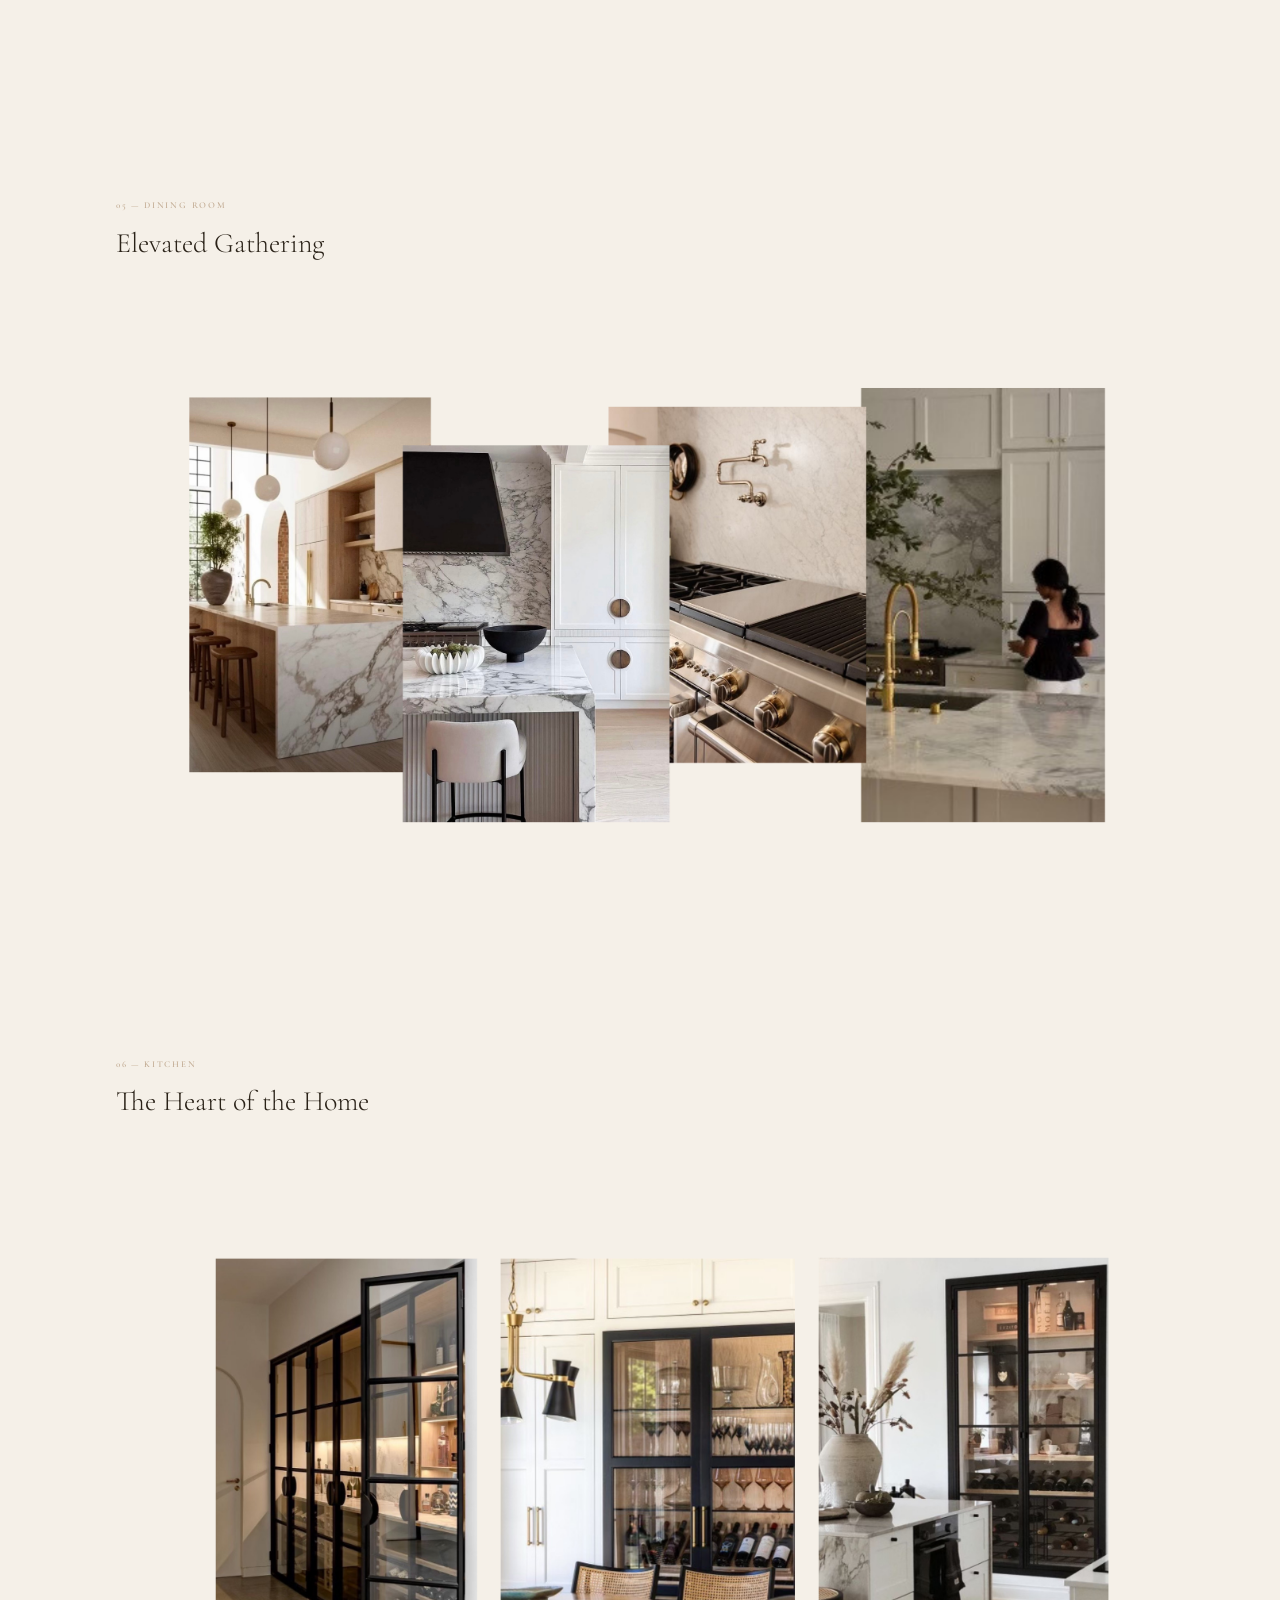
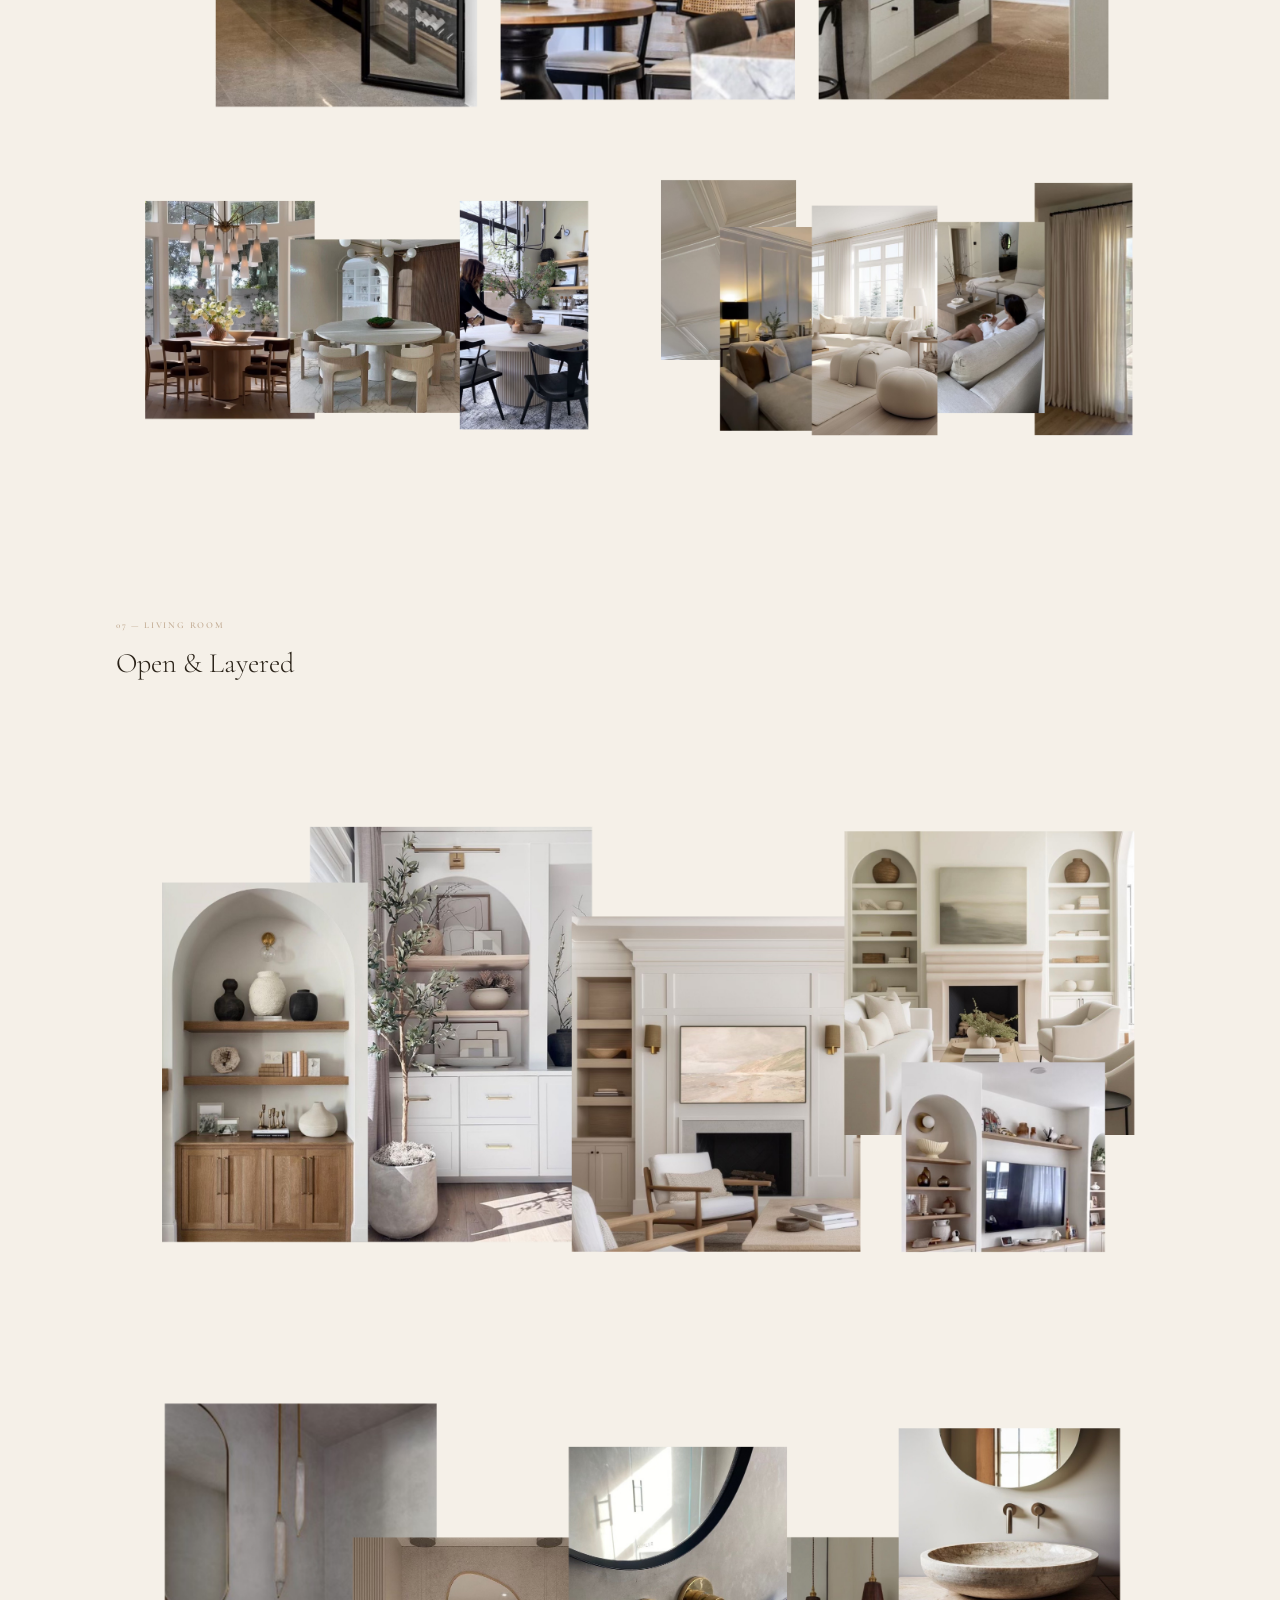
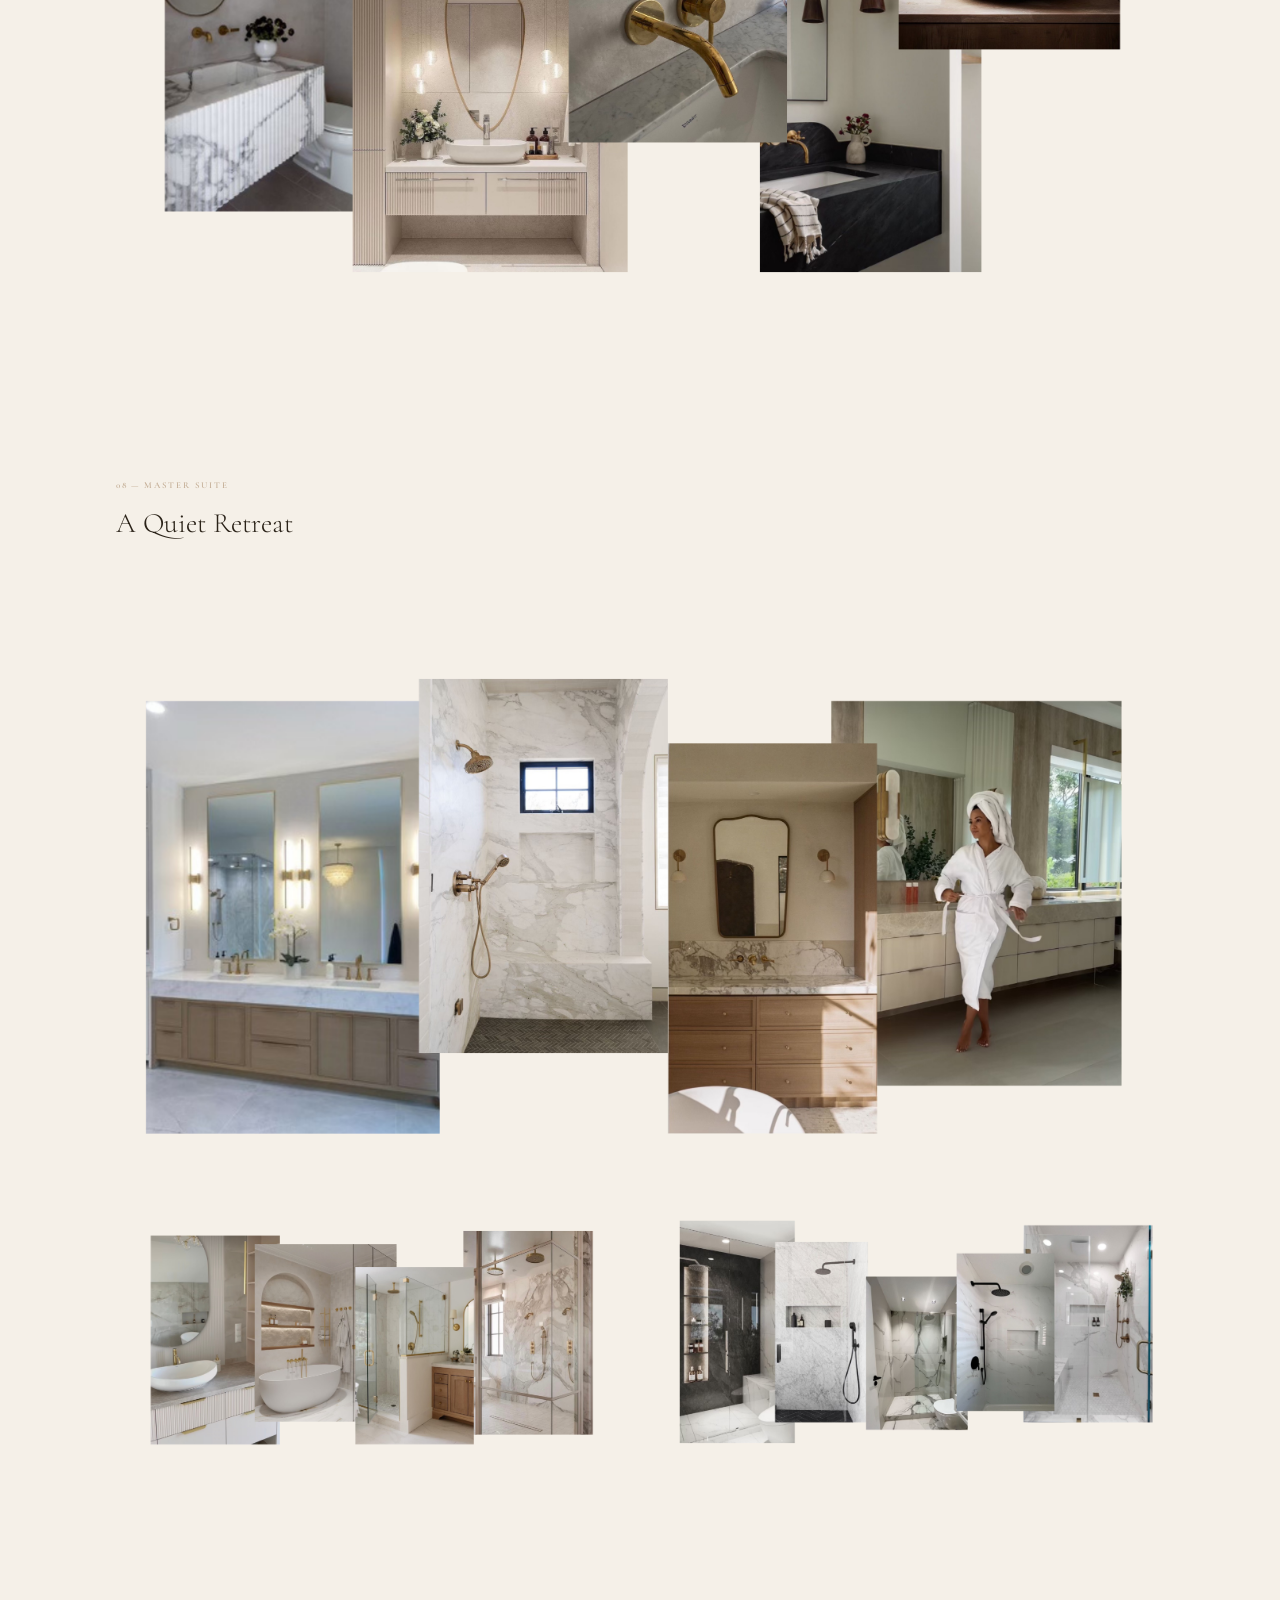
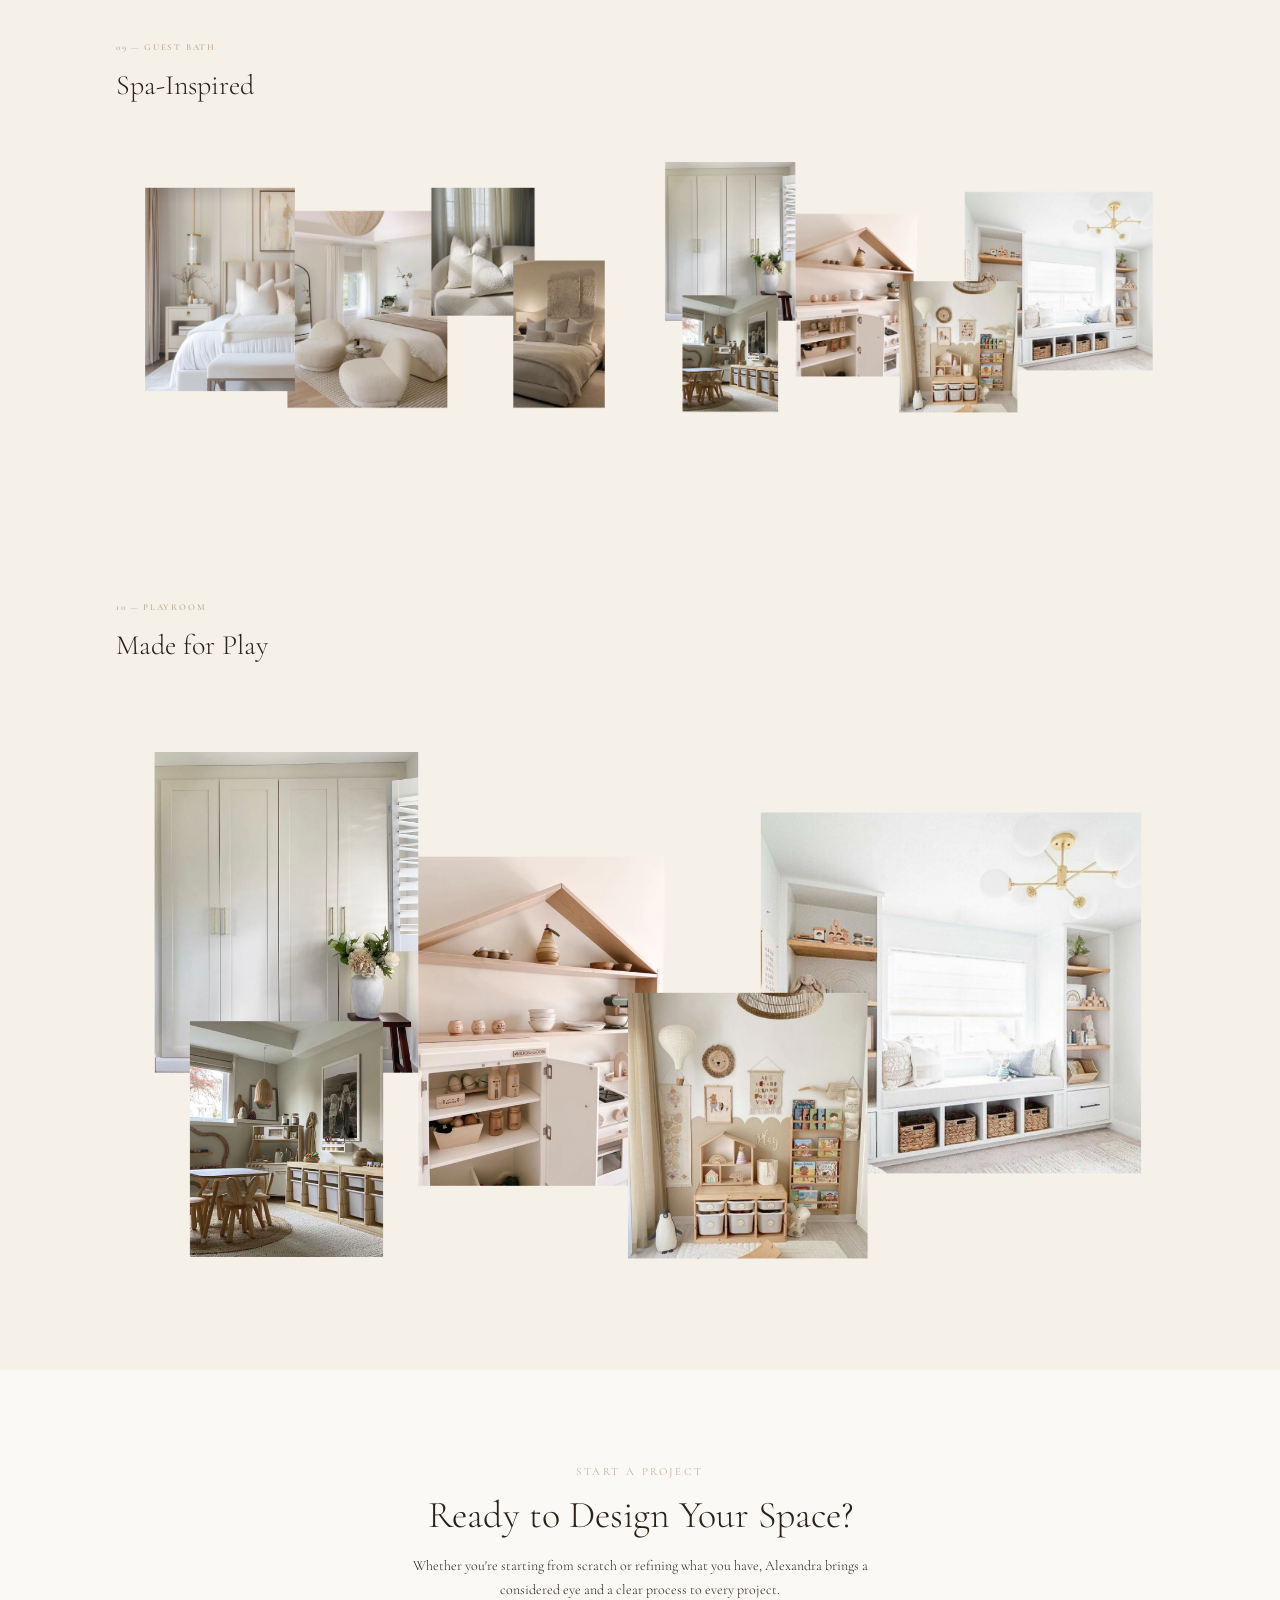
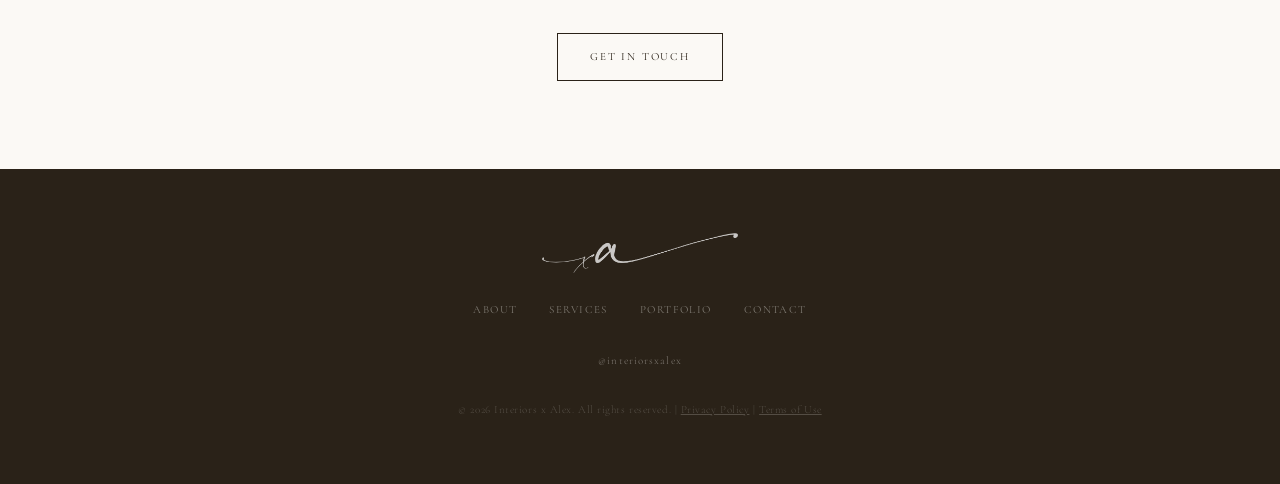
<file: portfolio/new-jersey-residence.html>
<!DOCTYPE html>
<html lang="en">
<head>
  <meta charset="UTF-8">
  <meta name="viewport" content="width=device-width, initial-scale=1.0">
  <title>New Jersey Residence | Mood Board | Interiors x Alex</title>
  <meta name="description" content="A full-home renovation concept by Alexandra Hurwitz — open concept redesign with custom millwork, Calacatta marble, and a warm neutral palette throughout.">
  <link rel="icon" href="../assets/images/favicon.ico">
  <link rel="stylesheet" href="../assets/css/style.css?v=8">
  <style>
    * { font-family: 'Cormorant Garamond', 'Times New Roman', serif !important; }

    /* HERO */
    .cs-hero {
      background: var(--es);
      padding: 56px 56px 56px;
    }
    .cs-hero-content { max-width: 1160px; margin: 0 auto; }
    .cs-hero-content .eyebrow {
      color: var(--sd);
      font-size: 10px;
      font-weight: 600;
      letter-spacing: .22em;
      text-transform: uppercase;
      display: block;
      margin-bottom: 16px;
    }
    .cs-hero-content h1 {
      color: var(--ow);
      font-size: 56px;
      margin: 0 0 20px;
      font-weight: 400;
      line-height: 1.1;
    }
    .cs-hero-tagline {
      color: var(--sd);
      font-size: 18px;
      font-style: italic;
      margin: 0;
      max-width: 520px;
      line-height: 1.6;
    }

    /* META BAR */
    .cs-meta {
      background: var(--cr);
      border-bottom: 1px solid var(--bl);
    }
    .cs-meta-inner {
      max-width: 1160px;
      margin: 0 auto;
      padding: 0 56px;
      display: flex;
      gap: 48px;
      flex-wrap: wrap;
    }
    .cs-meta-item {
      padding: 24px 0;
      border-right: 1px solid var(--bl);
      padding-right: 48px;
    }
    .cs-meta-item:last-child { border-right: none; }
    .cs-meta-label {
      font-size: 9px;
      font-weight: 600;
      letter-spacing: .18em;
      text-transform: uppercase;
      color: var(--sd);
      margin-bottom: 4px;
    }
    .cs-meta-value {
      font-size: 14px;
      color: var(--es);
    }

    /* INTRO */
    .cs-intro {
      background: var(--ow);
      padding: 80px 0;
    }
    .cs-intro-grid {
      max-width: 1160px;
      margin: 0 auto;
      padding: 0 56px;
      display: grid;
      grid-template-columns: 1fr 1fr;
      gap: 80px;
      align-items: start;
    }
    .cs-intro-text h2 { margin-top: 10px; }
    .cs-intro-text p { margin-top: 16px; line-height: 1.75; color: var(--mn); }
    .cs-scope-list {
      list-style: none;
      padding: 0;
      margin: 0;
    }
    .cs-scope-list li {
      font-size: 11px;
      font-weight: 600;
      letter-spacing: .1em;
      text-transform: uppercase;
      color: var(--es);
      padding: 12px 0;
      border-bottom: 1px solid var(--bl);
      display: flex;
      align-items: center;
      gap: 10px;
    }
    .cs-scope-list li::before {
      content: '';
      display: inline-block;
      width: 20px;
      height: 1px;
      background: var(--sd);
      flex-shrink: 0;
    }

    /* PALETTE */
    .cs-palette {
      display: flex;
      gap: 12px;
      margin-top: 32px;
      flex-wrap: wrap;
    }
    .cs-swatch {
      width: 48px;
      height: 48px;
      border-radius: 50%;
      border: 1px solid var(--bl);
    }
    .cs-palette-note {
      margin-top: 10px;
      font-size: 11px;
      letter-spacing: .08em;
      color: var(--mn);
    }

    /* ROOM SECTIONS */
    .cs-rooms {
      background: var(--cr);
      padding: 88px 0;
    }
    .cs-room {
      max-width: 1160px;
      margin: 0 auto 88px;
      padding: 0 56px;
    }
    .cs-room:last-child { margin-bottom: 0; }
    .cs-room-label {
      font-size: 9px;
      font-weight: 600;
      letter-spacing: .2em;
      text-transform: uppercase;
      color: var(--sd);
      margin-bottom: 12px;
    }
    .cs-room h3 {
      font-size: 28px;
      margin: 0 0 32px;
      color: var(--es);
    }

    /* IMAGE GRIDS */
    .cs-img-grid {
      display: grid;
      gap: 12px;
    }
    .cs-img-grid.cols-2 { grid-template-columns: 1fr 1fr; }
    .cs-img-grid.cols-3 { grid-template-columns: repeat(3, 1fr); }
    .cs-img-grid.wide-left { grid-template-columns: 3fr 2fr; }
    .cs-img-grid img,
    .cs-img-full img {
      width: 100%;
      height: auto;
      display: block;
    }
    .cs-img-full img { width: 100%; height: auto; display: block; }

    /* DIVIDER */
    .cs-divider {
      max-width: 1160px;
      margin: 0 auto 88px;
      padding: 0 56px;
      border: none;
      border-top: 1px solid var(--bl);
    }

    /* CTA */
    .cs-cta {
      background: var(--ow);
      padding: 88px 56px;
      text-align: center;
    }
    .cs-cta h2 { margin-top: 10px; }
    .cs-cta p { margin: 16px auto 32px; max-width: 480px; color: var(--mn); line-height: 1.7; }

    /* MOBILE */
    @media (max-width: 768px) {
      .cs-hero { padding: 72px 24px 48px; }
      .cs-hero-content h1 { font-size: 32px; }
      .cs-hero-tagline { font-size: 15px; }
      .cs-meta-inner { padding: 0 24px; gap: 0; flex-direction: column; }
      .cs-meta-item { border-right: none; border-bottom: 1px solid var(--bl); padding-right: 0; padding-top: 14px; padding-bottom: 14px; }
      .cs-meta-item:last-child { border-bottom: none; }
      .cs-intro { padding: 48px 0; }
      .cs-intro-grid { grid-template-columns: 1fr; gap: 36px; padding: 0 24px; }
      .cs-rooms { padding: 56px 0; }
      .cs-room { padding: 0 24px; margin-bottom: 56px; }
      .cs-room h3 { font-size: 22px; margin-bottom: 20px; }
      .cs-divider { margin-bottom: 56px; padding: 0 24px; }
      .cs-img-grid.cols-2,
      .cs-img-grid.cols-3,
      .cs-img-grid.cols-4,
      .cs-img-grid.wide-left,
      .cs-img-grid.wide-right { grid-template-columns: 1fr; }
      .cs-cta { padding: 56px 24px; }
    }
  </style>
</head>
<body>

<!-- NAV -->
<nav class="site-nav">
  <div class="nav-inner">
    <div class="nav-links left">
      <a href="/about">About</a>
      <a href="/services">Services</a>
    </div>
    <div class="nav-logo-wrap">
      <a href="/"><img class="nav-logo" src="../assets/images/logo.png" alt="Interiors x Alex"></a>
    </div>
    <div class="nav-links right">
      <a href="/portfolio">Portfolio</a>
      <a href="/contact">Contact</a>
    </div>
  </div>
</nav>

<!-- HERO -->
<section class="cs-hero">
  <div class="cs-hero-content">
    <span class="eyebrow">Mood Board</span>
    <h1>New Jersey Residence</h1>
    <p class="cs-hero-tagline">A full-home renovation centered on open-concept living, custom millwork, and a warm neutral palette throughout.</p>
  </div>
</section>

<!-- META BAR -->
<div class="cs-meta">
  <div class="cs-meta-inner">
    <div class="cs-meta-item">
      <p class="cs-meta-label">Location</p>
      <p class="cs-meta-value">New Jersey</p>
    </div>
    <div class="cs-meta-item">
      <p class="cs-meta-label">Project Type</p>
      <p class="cs-meta-value">Full-Home Renovation</p>
    </div>
    <div class="cs-meta-item">
      <p class="cs-meta-label">Style</p>
      <p class="cs-meta-value">Transitional · Warm Neutral</p>
    </div>
    <div class="cs-meta-item">
      <p class="cs-meta-label">Rooms</p>
      <p class="cs-meta-value">Eight Spaces</p>
    </div>
  </div>
</div>

<!-- INTRO -->
<section class="cs-intro">
  <div class="cs-intro-grid">
    <div class="cs-intro-text">
      <span class="eyebrow">The Project</span>
      <h2>Refined from the Ground Up</h2>
      <p>This full-home renovation was designed around a clear vision: open-concept flow, whites and neutrals, natural textures, and architectural detail that carries throughout every room. Custom molding and wainscoting tie the foyer, dining room, hallways, and living spaces together, while new hardwood flooring runs seamlessly from entry to master suite.</p>
      <p>The kitchen received a complete redesign — personalized cabinetry, a butler's pantry, and considered hardware details. Both bathrooms were fully remodeled with Calacatta marble and brass fixtures. Built-ins anchor the living room and playrooms, and a custom walk-in closet was added to the primary suite.</p>
      <div class="cs-palette">
        <span class="cs-swatch" style="background:#f5f0eb;"></span>
        <span class="cs-swatch" style="background:#e8ddd0;"></span>
        <span class="cs-swatch" style="background:#c9b89a;"></span>
        <span class="cs-swatch" style="background:#a89278;"></span>
        <span class="cs-swatch" style="background:#c8c4b8;"></span>
        <span class="cs-swatch" style="background:#b8a898;"></span>
      </div>
      <p class="cs-palette-note">Cream · Linen · Sand · Warm Taupe · Stone · Blush Neutral</p>
    </div>
    <div>
      <span class="eyebrow">Scope of Work</span>
      <ul class="cs-scope-list" style="margin-top:10px;">
        <li>Foyer &amp; Staircase Redesign</li>
        <li>Custom Molding &amp; Wainscoting Throughout</li>
        <li>Hardwood Flooring Whole-Home</li>
        <li>Full Kitchen Renovation</li>
        <li>Butler's Pantry &amp; Wine Wall</li>
        <li>Living Room Built-Ins &amp; Coffered Ceiling</li>
        <li>Dining Room Finish Moldings</li>
        <li>Playroom Design &amp; Built-Ins</li>
        <li>Master Bath Complete Remodel</li>
        <li>Guest Bath Complete Remodel</li>
        <li>Custom Walk-In Closet — Primary Suite</li>
        <li>Organization Systems Throughout</li>
      </ul>
    </div>
  </div>
</section>

<!-- ROOM SECTIONS -->
<section class="cs-rooms">

  <!-- OVERALL MOOD -->
  <div class="cs-room">
    <p class="cs-room-label">01 — Overall Vision</p>
    <h3>The Mood</h3>
    <div class="cs-img-grid cols-2">
      <img src="../assets/images/cs-nj/4.png" alt="Overall mood board">
      <img src="../assets/images/cs-nj/5.png" alt="Overall mood board">
    </div>
  </div>

  <hr class="cs-divider">

  <!-- MATERIALS -->
  <div class="cs-room">
    <p class="cs-room-label">02 — Materials &amp; Palette</p>
    <h3>The Foundation</h3>
    <div class="cs-img-full">
      <img src="../assets/images/cs-nj/6.png" alt="Materials board — oak floor, Calacatta marble, fluted molding, brass">
    </div>
  </div>

  <hr class="cs-divider">

  <!-- FOYER & STAIRCASE -->
  <div class="cs-room">
    <p class="cs-room-label">03 — Foyer &amp; Staircase</p>
    <h3>The Grand Entrance</h3>
    <div class="cs-img-full" style="margin-bottom:12px;">
      <img src="../assets/images/cs-nj/7.png" alt="Foyer staircase inspiration">
    </div>
    <div class="cs-img-grid cols-2">
      <img src="../assets/images/cs-nj/8.png" alt="Foyer arched doorway inspiration">
      <img src="../assets/images/cs-nj/9.png" alt="Wainscoting and molding inspiration">
    </div>
  </div>

  <hr class="cs-divider">

  <!-- LIGHTING -->
  <div class="cs-room">
    <p class="cs-room-label">04 — Lighting</p>
    <h3>Finishing Details</h3>
    <div class="cs-img-grid cols-2" style="margin-bottom:12px;">
      <img src="../assets/images/cs-nj/10.png" alt="Chandelier options">
      <img src="../assets/images/cs-nj/11.png" alt="Chandelier options">
    </div>
    <div class="cs-img-full">
      <img src="../assets/images/cs-nj/12.png" alt="Hallway and staircase lighting">
    </div>
  </div>

  <hr class="cs-divider">

  <!-- DINING ROOM -->
  <div class="cs-room">
    <p class="cs-room-label">05 — Dining Room</p>
    <h3>Elevated Gathering</h3>
    <div class="cs-img-full">
      <img src="../assets/images/cs-nj/13.png" alt="Dining room inspiration">
    </div>
  </div>

  <hr class="cs-divider">

  <!-- KITCHEN -->
  <div class="cs-room">
    <p class="cs-room-label">06 — Kitchen</p>
    <h3>The Heart of the Home</h3>
    <div class="cs-img-full" style="margin-bottom:12px;">
      <img src="../assets/images/cs-nj/14.png" alt="Kitchen inspiration">
    </div>
    <div class="cs-img-grid cols-2">
      <img src="../assets/images/cs-nj/15.png" alt="Wine wall and butler's pantry">
      <img src="../assets/images/cs-nj/16.png" alt="Breakfast nook">
    </div>
  </div>

  <hr class="cs-divider">

  <!-- LIVING ROOM -->
  <div class="cs-room">
    <p class="cs-room-label">07 — Living Room</p>
    <h3>Open &amp; Layered</h3>
    <div class="cs-img-full" style="margin-bottom:12px;">
      <img src="../assets/images/cs-nj/17.png" alt="Living room inspiration">
    </div>
    <div class="cs-img-full">
      <img src="../assets/images/cs-nj/18.png" alt="Living room built-ins and fireplace">
    </div>
  </div>

  <hr class="cs-divider">

  <!-- MASTER SUITE -->
  <div class="cs-room">
    <p class="cs-room-label">08 — Master Suite</p>
    <h3>A Quiet Retreat</h3>
    <div class="cs-img-full" style="margin-bottom:12px;">
      <img src="../assets/images/cs-nj/20.png" alt="Master bedroom inspiration">
    </div>
    <div class="cs-img-grid cols-2">
      <img src="../assets/images/cs-nj/21.png" alt="Master bath — double vanity and marble shower">
      <img src="../assets/images/cs-nj/22.png" alt="Master bath — soaking tub and glass shower">
    </div>
  </div>

  <hr class="cs-divider">

  <!-- GUEST BATH -->
  <div class="cs-room">
    <p class="cs-room-label">09 — Guest Bath</p>
    <h3>Spa-Inspired</h3>
    <div class="cs-img-grid cols-2">
      <img src="../assets/images/cs-nj/19.png" alt="Guest bath vanity and fixture inspiration">
      <img src="../assets/images/cs-nj/23.png" alt="Guest bath shower inspiration">
    </div>
  </div>

  <hr class="cs-divider">

  <!-- PLAYROOM -->
  <div class="cs-room">
    <p class="cs-room-label">10 — Playroom</p>
    <h3>Made for Play</h3>
    <div class="cs-img-full">
      <img src="../assets/images/cs-nj/24.png" alt="Playroom inspiration">
    </div>
  </div>

</section>

<!-- CTA -->
<section class="cs-cta">
  <span class="eyebrow">Start a Project</span>
  <h2>Ready to Design Your Space?</h2>
  <p>Whether you're starting from scratch or refining what you have, Alexandra brings a considered eye and a clear process to every project.</p>
  <a href="/contact" class="btn">Get in Touch</a>
</section>

<!-- FOOTER -->
<footer class="site-footer">
  <div class="footer-inner">
    <div class="footer-logo">
      <img src="../assets/images/logo.png" alt="Interiors x Alex">
    </div>
    <nav class="footer-nav">
      <a href="/about">About</a>
      <a href="/services">Services</a>
      <a href="/portfolio">Portfolio</a>
      <a href="/contact">Contact</a>
    </nav>
    <div class="footer-social">
      <a href="https://www.instagram.com/interiorsxalex" target="_blank" rel="noopener">@interiorsxalex</a>
    </div>
    <p class="footer-copy">&copy; 2026 Interiors x Alex. All rights reserved. | <a href="/privacy" style="text-decoration:underline;">Privacy Policy</a> | <a href="/terms" style="text-decoration:underline;">Terms of Use</a></p>
  </div>
</footer>

  <div class="mobile-nav-overlay" role="dialog" aria-label="Mobile navigation" aria-modal="true">
    <button class="mobile-nav-close" aria-label="Close">&times;</button>
    <a href="/">Home</a>
    <a href="/about">About</a>
    <a href="/services">Services</a>
    <a href="/portfolio">Portfolio</a>
    <a href="/contact">Contact</a>
    <a href="https://www.instagram.com/interiorsxalex" target="_blank" rel="noopener" class="mobile-nav-social">@interiorsxalex</a>
  </div>

  <script src="../assets/js/main.js"></script>
</body>
</html>
</file>
<file: assets/css/style.css>
@import url('https://fonts.googleapis.com/css2?family=Cormorant+Garamond:ital,wght@0,300;0,400;0,500;1,300;1,400&family=Jost:wght@300;400;500&display=swap');

*, *::before, *::after { margin: 0; padding: 0; box-sizing: border-box; }

:root {
  --ln: #EAE3D5;
  --cr: #F5F0E8;
  --ow: #FBF9F5;
  --es: #2A2218;
  --tp: #9E8E7A;
  --st: #7A6E60;
  --sd: #C4AE96;
  --wm: #DDD5C5;
}

html { scroll-behavior: smooth; }
body { background: var(--cr); color: var(--es); font-family: 'Jost', sans-serif; font-weight: 400; line-height: 1.6; }
a { text-decoration: none; color: inherit; }

/* ─── ADA / ACCESSIBILITY ─── */
.skip-link {
  position: absolute; top: -100px; left: 16px; z-index: 9999;
  background: var(--es); color: var(--ow); padding: 10px 20px;
  font-size: 13px; font-family: 'Jost', sans-serif; letter-spacing: .1em;
  transition: top .15s;
}
.skip-link:focus { top: 8px; }
a:focus-visible, button:focus-visible, input:focus-visible, select:focus-visible, textarea:focus-visible {
  outline: 2px solid var(--es); outline-offset: 3px;
}
img { display: block; max-width: 100%; }
h1, h2, h3 { font-family: 'Cormorant Garamond', serif; font-weight: 300; line-height: 1.15; }
h1 { font-size: 52px; }
h2 { font-size: 38px; }
h3 { font-size: 22px; }
h1 em, h2 em { font-style: italic; }
p { font-size: 14px; color: var(--st); line-height: 1.85; font-weight: 300; }

/* ─── UTILITIES ─── */
.container { max-width: 1160px; margin: 0 auto; padding: 0 56px; }
.section { padding: 88px 0; }
.eyebrow {
  font-size: 11px; letter-spacing: .22em; text-transform: uppercase;
  color: var(--sd); margin-bottom: 16px; font-family: 'Jost', sans-serif; font-weight: 400;
}
.eyebrow.light { color: var(--sd); }
.grid-2 { display: grid; grid-template-columns: 1fr 1fr; gap: 72px; align-items: center; }
.centered { text-align: center; }
.section-header { margin-bottom: 52px; }
.section-header h2 { margin-top: 8px; }
.section-cta { text-align: center; margin-top: 48px; }

/* ─── BUTTONS ─── */
.btn {
  display: inline-block; font-family: 'Jost', sans-serif;
  font-size: 11px; letter-spacing: .16em; text-transform: uppercase;
  padding: 14px 32px; border: 1px solid currentColor;
  transition: background .2s, color .2s;
  cursor: pointer;
}
.btn-light { color: var(--ow); border-color: var(--ow); }
.btn-light:hover { background: var(--ow); color: var(--es); }
.btn-outline { color: var(--es); border-color: var(--es); }
.btn-outline:hover { background: var(--es); color: var(--ow); }
.btn-espresso { background: var(--es); color: var(--ow); border-color: var(--es); }
.btn-espresso:hover { background: var(--st); border-color: var(--st); }
.btn-full { width: 100%; text-align: center; display: block; }

/* ─── NAV ─── */
.site-nav {
  background: var(--ln); height: 96px;
  border-bottom: 1px solid var(--wm);
  position: sticky; top: 0; z-index: 100;
}
.nav-inner {
  max-width: 1160px; margin: 0 auto; padding: 0 56px;
  height: 100%; display: flex; align-items: center; justify-content: space-between;
  position: relative;
}
.nav-links {
  display: flex; gap: 32px; list-style: none;
  font-size: 11px; letter-spacing: .13em; text-transform: uppercase; color: var(--tp);
}
.nav-links a { transition: color .2s; }
.nav-links a:hover, .nav-links a.active { color: var(--es); }
.nav-logo-wrap { position: absolute; left: 50%; transform: translateX(-50%); }
.nav-logo { height: 48px; width: auto; }
.nav-toggle { display: none; background: none; border: none; cursor: pointer; font-size: 20px; color: var(--es); }

/* ─── HERO (homepage) ─── */
.hero {
  position: relative; height: 88vh; min-height: 520px;
  overflow: hidden; display: flex; align-items: flex-end; background: var(--es);
}
.hero-bg {
  position: absolute; inset: 0;
  background-size: cover; background-position: center; opacity: .7;
}
.hero-overlay {
  position: absolute; inset: 0;
  background: linear-gradient(to top, rgba(42,34,24,.75) 0%, rgba(42,34,24,.08) 60%, transparent 100%);
}
.hero-content { position: relative; z-index: 2; padding: 64px 112px; width: 100%; }
.hero-content .eyebrow { color: var(--sd); }
.hero-content h1 { color: var(--ow); font-size: 62px; margin-bottom: 28px; }
.hero-content p { color: rgba(251,249,245,.65); max-width: 420px; }

/* ─── STUDIO INTRO ─── */
.studio-intro { background: var(--cr); }
.studio-intro-centered { max-width: 720px; margin: 0 auto; text-align: center; }
.studio-intro-centered h2 { margin: 12px 0 20px; }
.studio-intro-centered p { font-size: 15px; line-height: 1.9; }
.intro-actions { display: flex; gap: 12px; justify-content: center; flex-wrap: wrap; margin-top: 36px; }
.studio-text h2 { margin: 8px 0 20px; }
.studio-text p { margin-bottom: 28px; }
.studio-image img { width: 100%; aspect-ratio: 4/5; object-fit: cover; }

/* ─── COMMERCIAL BANNER ─── */
.commercial-banner { background: var(--es); }
.commercial-banner .eyebrow { color: var(--sd); }
.commercial-banner h2 { color: var(--ow); margin: 8px 0 20px; }
.commercial-banner p { color: rgba(251,249,245,.55); margin-bottom: 32px; }
.commercial-image img { width: 100%; aspect-ratio: 4/3; object-fit: cover; }

/* ─── PORTFOLIO PREVIEW ─── */
.portfolio-preview { background: var(--ow); }
.preview-grid {
  display: grid; grid-template-columns: 1fr 1fr;
  grid-template-rows: auto auto; gap: 3px;
}
.preview-tile { position: relative; overflow: hidden; display: block; background: var(--wm); }
.preview-tile img { width: 100%; height: 100%; object-fit: cover; transition: transform .6s; }
.preview-tile:hover img { transform: scale(1.04); }
.tile-label {
  position: absolute; bottom: 0; left: 0; right: 0;
  padding: 16px 18px;
  background: linear-gradient(to top, rgba(42,34,24,.65), transparent);
  font-size: 11px; letter-spacing: .1em; text-transform: uppercase;
  color: var(--ow);
}
.tile-large { grid-row: span 2; aspect-ratio: 3/4; }
.tile-small { aspect-ratio: 4/3; }

/* ─── SERVICES OVERVIEW (homepage) ─── */
.services-overview { background: var(--cr); }
.services-overview .services-grid {
  display: grid; grid-template-columns: repeat(4, 1fr); gap: 2px;
}
.services-overview .service-card {
  padding: 40px 28px; background: var(--ow); border: 1px solid var(--wm);
}
.service-icon { font-size: 10px; color: var(--sd); margin-bottom: 20px; letter-spacing: .2em; }
.service-card h3 { font-size: 20px; margin-bottom: 12px; }
.service-card p { font-size: 13px; }

/* ─── ABOUT PREVIEW (homepage) ─── */
.about-preview { background: var(--ln); }
.about-image img { width: 100%; aspect-ratio: 3/4; object-fit: cover; }
.about-text h2 { margin: 8px 0 20px; }
.about-text p { margin-bottom: 28px; }

/* ─── PAGE HEADER ─── */
.page-header {
  background: var(--es); padding: 64px 112px; text-align: center;
}
.page-header .eyebrow { color: var(--sd); }
.page-header h1 { color: var(--ow); margin-top: 8px; }

/* ─── TABS ─── */
.tabs-bar {
  background: var(--ow); border-bottom: 1px solid var(--wm);
  position: sticky; top: 96px; z-index: 99;
}
.tabs-inner { display: flex; justify-content: center; }
.tab-btn {
  font-family: 'Jost', sans-serif; font-size: 11px;
  letter-spacing: .15em; text-transform: uppercase; color: var(--tp);
  padding: 20px 48px; cursor: pointer; border: none; background: none;
  border-bottom: 2px solid transparent; margin-bottom: -1px; transition: all .2s;
}
.tab-btn:hover { color: var(--es); }
.tab-btn.active { color: var(--es); border-bottom-color: var(--es); }
.tab-panel { display: none; }
.tab-panel.active { display: block; }

/* ─── MOSAIC GRID ─── */
.mosaic-grid {
  display: grid; grid-template-columns: repeat(12, 1fr);
  grid-auto-rows: 200px; gap: 3px; padding: 24px 56px;
  max-width: 1160px; margin: 0 auto;
}
.mosaic-item { overflow: hidden; position: relative; cursor: pointer; background: var(--wm); }
.mosaic-item img { width: 100%; height: 100%; object-fit: cover; transition: transform .6s; }
.mosaic-item:hover img { transform: scale(1.05); }
.mosaic-label {
  position: absolute; bottom: 0; left: 0; right: 0;
  padding: 20px 18px;
  background: linear-gradient(to top, rgba(42,34,24,.7), transparent);
  opacity: 0; transition: opacity .3s; display: flex; flex-direction: column; gap: 3px;
}
.mosaic-item:hover .mosaic-label { opacity: 1; }
.mosaic-cat { font-size: 9px; letter-spacing: .14em; text-transform: uppercase; color: rgba(251,249,245,.65); }
.mosaic-title { font-family: 'Cormorant Garamond', serif; font-size: 16px; font-weight: 300; color: var(--ow); }
.c-6-3 { grid-column: span 6; grid-row: span 3; }
.c-6-2 { grid-column: span 6; grid-row: span 2; }
.c-3-2 { grid-column: span 3; grid-row: span 2; }
.c-4-2 { grid-column: span 4; grid-row: span 2; }
.c-3-1 { grid-column: span 3; grid-row: span 1; }
.c-4-1 { grid-column: span 4; grid-row: span 1; }

/* ─── DAY IN THE LIFE ─── */
.ditl-wrap { padding: 56px 0; }
.ditl-intro { text-align: center; padding: 0 56px 52px; }
.ditl-intro h2 { margin: 8px 0 16px; }
.ditl-intro p { max-width: 480px; margin: 0 auto 28px; }
.highlights-section { padding: 0 56px 40px; }
.highlights-label {
  font-size: 10px; letter-spacing: .2em; text-transform: uppercase;
  color: var(--tp); margin-bottom: 20px;
}
.highlights-row { display: flex; gap: 20px; overflow-x: auto; scrollbar-width: none; }
.highlights-row::-webkit-scrollbar { display: none; }
.highlight-bubble { display: flex; flex-direction: column; align-items: center; gap: 8px; flex-shrink: 0; }
.highlight-ring {
  width: 76px; height: 76px; border-radius: 50%; padding: 2.5px;
  background: linear-gradient(135deg, #C4AE96, #9E8E7A, #7A6E60);
  transition: transform .2s;
}
.highlight-bubble:hover .highlight-ring { transform: scale(1.06); }
.highlight-img {
  width: 100%; height: 100%; border-radius: 50%;
  border: 2.5px solid var(--cr); overflow: hidden;
}
.highlight-bubble span { font-size: 10px; color: var(--st); }
.insta-feed-section { padding: 0 56px 56px; }
.insta-feed-grid { display: grid; grid-template-columns: repeat(3, 1fr); gap: 3px; margin-bottom: 8px; }
.insta-tile { aspect-ratio: 1; overflow: hidden; position: relative; background: var(--wm); }
.insta-tile img { width: 100%; height: 100%; object-fit: cover; transition: transform .5s; }
.insta-tile:hover img { transform: scale(1.06); }
.insta-carousel-icon, .insta-video-icon {
  position: absolute; top: 8px; right: 8px;
  color: #fff; font-size: 14px; line-height: 1;
  text-shadow: 0 1px 3px rgba(0,0,0,.5);
  pointer-events: none;
}
.insta-loading, .insta-empty {
  grid-column: 1/-1; text-align: center; padding: 40px 0;
  color: var(--tp); font-size: 13px;
}
.insta-empty a { color: var(--es); text-decoration: underline; }

/* ─── ABOUT PAGE ─── */
.about-hero {
  position: relative; height: 60vh; min-height: 400px;
  overflow: hidden; display: flex; align-items: flex-end; background: var(--es);
}
.about-hero-bg {
  position: absolute; inset: 0;
  background-size: cover; background-position: top center; opacity: .7;
}
.bio-section { background: var(--cr); }
.bio-grid { display: grid; grid-template-columns: 2fr 1fr; gap: 80px; align-items: start; }
.bio-text h2 { margin: 8px 0 24px; }
.bio-text p { margin-bottom: 20px; }
.bio-text .btn { margin-top: 12px; }
.bio-image img { width: 100%; aspect-ratio: 3/4; object-fit: cover; }
.bio-credentials {
  display: flex; flex-direction: column; gap: 0;
  border-top: 1px solid var(--wm); margin-top: 24px;
}
.credential {
  padding: 20px 0; border-bottom: 1px solid var(--wm);
  display: flex; flex-direction: column; gap: 4px;
}
.cred-num { font-family: 'Cormorant Garamond', serif; font-size: 32px; font-weight: 300; color: var(--es); }
.cred-label { font-size: 10px; letter-spacing: .15em; text-transform: uppercase; color: var(--tp); }

/* ─── PHILOSOPHY ─── */
.philosophy-section { background: var(--ow); }
.philosophy-grid { display: grid; grid-template-columns: repeat(4, 1fr); gap: 1px; background: var(--wm); margin-top: 48px; }
.philosophy-card { background: var(--ow); padding: 40px 28px; }
.philosophy-num { font-size: 11px; letter-spacing: .18em; color: var(--sd); margin-bottom: 20px; }
.philosophy-card h3 { font-size: 20px; margin-bottom: 14px; }
.philosophy-card p { font-size: 13px; }

/* ─── PRESS ─── */
.press-section { background: var(--cr); }
.press-logos { display: flex; justify-content: center; gap: 56px; flex-wrap: wrap; margin-top: 40px; }
.press-name {
  font-family: 'Cormorant Garamond', serif; font-size: 18px; font-weight: 300;
  color: var(--wm); letter-spacing: .06em;
}

/* ─── SERVICES PAGE ─── */
.services-section { background: var(--cr); }
.services-detail-grid { display: flex; flex-direction: column; gap: 1px; margin-top: 0; background: var(--wm); }
.service-detail-card {
  display: grid; grid-template-columns: 80px 1fr; gap: 48px;
  padding: 48px; background: var(--ow);
}
.sdc-number {
  font-family: 'Cormorant Garamond', serif; font-size: 36px;
  font-weight: 300; color: var(--wm); padding-top: 4px;
}
.sdc-content h3 { font-size: 24px; margin-bottom: 16px; }
.sdc-content > p { margin-bottom: 24px; }
.service-includes { list-style: none; display: flex; flex-direction: column; gap: 8px; }
.service-includes li {
  font-size: 12px; color: var(--tp); letter-spacing: .04em;
  padding-left: 16px; position: relative;
}
.service-includes li::before {
  content: '—'; position: absolute; left: 0; color: var(--sd);
}

/* ─── COMMERCIAL SERVICES ─── */
.commercial-services-section { background: var(--es); padding: 88px 0; }
.commercial-services-header { text-align: center; margin-bottom: 56px; padding: 0 56px; }
.commercial-services-header .eyebrow { color: var(--sd); }
.commercial-services-header h2 { color: var(--ow); margin: 8px 0 16px; }
.commercial-services-sub { color: rgba(251,249,245,.5); max-width: 520px; margin: 0 auto; }
.commercial-specialty-grid {
  display: grid; grid-template-columns: repeat(4, 1fr);
  gap: 1px; background: rgba(221,213,197,.1);
  max-width: 1160px; margin: 0 auto; padding: 0 56px;
}
.specialty-card { background: var(--es); padding: 36px 28px; }
.specialty-icon { font-size: 8px; color: var(--sd); margin-bottom: 20px; letter-spacing: .3em; }
.specialty-card h3 { font-size: 18px; color: var(--ow); margin-bottom: 12px; }
.specialty-card p { font-size: 12px; color: rgba(251,249,245,.45); line-height: 1.85; }

/* ─── PROCESS ─── */
.process-section { background: var(--ow); }
.process-steps {
  display: flex; align-items: flex-start; gap: 0;
  margin-top: 52px;
}
.process-step { flex: 1; padding: 0 24px; }
.step-num {
  font-family: 'Cormorant Garamond', serif; font-size: 40px;
  font-weight: 300; color: var(--wm); margin-bottom: 16px;
}
.process-step h3 { font-size: 18px; margin-bottom: 12px; }
.process-step p { font-size: 13px; }
.process-connector {
  width: 1px; background: var(--wm); height: 60px;
  margin-top: 20px; flex-shrink: 0;
}

/* ─── SERVICES CTA ─── */
.services-cta { background: var(--ln); }
.services-cta h2 { margin: 8px 0 32px; }

/* ─── CONTACT PAGE ─── */
.contact-split {
  display: grid; grid-template-columns: 1fr 1fr;
  min-height: calc(100vh - 72px);
}
.contact-info {
  background: var(--es); padding: 80px 64px;
  display: flex; flex-direction: column; justify-content: center;
}
.contact-info .eyebrow { color: var(--sd); }
.contact-info h1 { color: var(--ow); margin: 8px 0 24px; }
.contact-intro { color: rgba(251,249,245,.55); margin-bottom: 48px; }
.contact-details { display: flex; flex-direction: column; gap: 24px; margin-bottom: 40px; }
.contact-detail-item { display: flex; flex-direction: column; gap: 4px; }
.contact-detail-label {
  font-size: 10px; letter-spacing: .18em; text-transform: uppercase; color: var(--sd);
}
.contact-detail-value { font-size: 14px; color: var(--ow); font-weight: 300; }
.contact-detail-value a { color: var(--ow); opacity: .7; transition: opacity .2s; }
.contact-detail-value a:hover { opacity: 1; }
.contact-availability { padding-top: 32px; border-top: 1px solid rgba(221,213,197,.12); }
.contact-availability p { color: rgba(251,249,245,.35); font-size: 12px; }
.contact-form-wrap {
  background: var(--cr); padding: 80px 64px;
  display: flex; flex-direction: column; justify-content: center;
}
.contact-form { display: flex; flex-direction: column; gap: 0; }
.form-row { display: grid; grid-template-columns: 1fr 1fr; gap: 24px; }
.form-group { margin-bottom: 28px; }
.form-group label {
  font-size: 10px; letter-spacing: .16em; text-transform: uppercase;
  color: var(--tp); display: block; margin-bottom: 10px;
}
.form-group input,
.form-group textarea,
.form-group select {
  width: 100%; background: var(--cr); border: none;
  border-bottom: 1px solid var(--wm); padding: 10px 0;
  font-size: 14px; color: var(--es); font-family: 'Jost', sans-serif;
  font-weight: 300; outline: none; transition: border-color .2s;
  -webkit-appearance: none; border-radius: 0;
}
.form-group select option { background: var(--cr); color: var(--es); }
.form-group input:focus,
.form-group textarea:focus,
.form-group select:focus { border-bottom-color: var(--es); }
.form-group input::placeholder,
.form-group textarea::placeholder { color: var(--wm); }
.form-group textarea { resize: none; height: 100px; }
.form-note { font-size: 11px; color: var(--tp); text-align: center; margin-top: 16px; }
.form-success { font-size: 16px; text-align: center; padding: 40px 0; color: var(--es); }
.form-error { color: #c0392b; font-size: 13px; text-align: center; margin-top: 12px; }

/* ─── FOOTER ─── */
.site-footer { background: var(--es); padding: 64px 56px; }
.footer-inner {
  max-width: 1160px; margin: 0 auto;
  display: flex; flex-direction: column; align-items: center; gap: 28px;
}
.footer-logo img {
  height: 40px; width: auto;
  filter: brightness(0) invert(1); opacity: .75;
}
.footer-nav {
  display: flex; gap: 32px; font-size: 11px;
  letter-spacing: .13em; text-transform: uppercase;
}
.footer-nav a { color: rgba(251,249,245,.4); transition: color .2s; }
.footer-nav a:hover { color: rgba(251,249,245,.8); }
.footer-social a {
  font-size: 11px; letter-spacing: .1em; color: rgba(251,249,245,.35);
  transition: color .2s;
}
.footer-social a:hover { color: rgba(251,249,245,.7); }
.footer-copy { font-size: 11px; color: rgba(251,249,245,.2); letter-spacing: .05em; }

/* ─── MOBILE NAV OVERLAY ─── */
.mobile-nav-overlay {
  display: none;
  position: fixed; inset: 0; z-index: 200;
  background: var(--es);
  flex-direction: column;
  align-items: center; justify-content: center;
  gap: 0;
}
.mobile-nav-overlay.open { display: flex; }
.mobile-nav-overlay a {
  font-family: 'Cormorant Garamond', serif; font-size: 36px;
  font-weight: 300; color: var(--ow); letter-spacing: .04em;
  padding: 18px 0; border-bottom: 1px solid rgba(221,213,197,.1);
  width: 100%; text-align: center; transition: color .2s;
}
.mobile-nav-overlay a:last-of-type { border-bottom: none; }
.mobile-nav-overlay a:hover { color: var(--sd); }
.mobile-nav-close {
  position: absolute; top: 28px; right: 28px;
  background: none; border: none; color: var(--ow);
  font-size: 28px; cursor: pointer; line-height: 1;
}
.mobile-nav-social {
  margin-top: 40px; font-size: 11px; letter-spacing: .15em;
  text-transform: uppercase; color: rgba(251,249,245,.35);
}

/* ─── MOBILE ─── */
@media (max-width: 768px) {
  h1 { font-size: 28px; }
  h2 { font-size: 22px; }
  h3 { font-size: 17px; }
  p { font-size: 13px; }
  .container { padding: 0 20px; }
  .section { padding: 48px 0; }
  .eyebrow { font-size: 9px; letter-spacing: .18em; }
  .btn { font-size: 10px; padding: 12px 24px; }

  /* nav */
  .site-nav { height: 64px; }
  .nav-inner { padding: 0 20px; }
  .nav-links { display: none; }
  .nav-toggle { display: block; font-size: 20px; position: relative; z-index: 10; }
  .nav-logo-wrap { position: absolute; left: 50%; transform: translateX(-50%); }
  .nav-logo { height: 32px; }

  /* mobile nav overlay */
  .mobile-nav-overlay a {
    font-size: 26px;
    padding: 14px 0;
  }
  .mobile-nav-overlay .mobile-nav-social {
    font-size: 10px !important;
    margin-top: 28px;
    padding: 0;
    border-bottom: none;
  }
  .mobile-nav-close { top: 20px; right: 20px; font-size: 24px; }

  /* hero */
  .hero { height: 38vh; min-height: 220px; align-items: center; }
  .hero-content { padding: 20px; margin-top: 0; }
  .hero-content h1 { font-size: 28px; line-height: 1.15; margin-bottom: 16px; }
  .hero-content p { font-size: 13px; }

  /* studio intro */
  .studio-intro .grid-2 { grid-template-columns: 1fr; gap: 28px; }
  .studio-image { order: -1; }
  .studio-image img { aspect-ratio: 16/9; }

  /* commercial */
  .commercial-banner .grid-2 { grid-template-columns: 1fr; gap: 28px; }
  .commercial-image img { aspect-ratio: 16/9; }

  /* portfolio preview */
  .preview-grid { grid-template-columns: 1fr; gap: 3px; }
  .tile-large { aspect-ratio: 4/3; grid-row: span 1; }
  .tile-small { aspect-ratio: 4/3; }

  /* services overview */
  .services-overview .services-grid { grid-template-columns: 1fr; gap: 2px; }
  .services-overview .service-card { padding: 24px 20px; }
  .service-card h3 { font-size: 17px; }
  .service-card p { font-size: 12px; }

  /* about preview */
  .about-preview .grid-2 { grid-template-columns: 1fr; gap: 28px; }
  .about-image img { aspect-ratio: 16/9; }

  /* page header */
  .page-header { padding: 40px 20px; }
  .page-header h1 { font-size: 28px; }

  /* tabs */
  .tabs-bar { top: 64px; overflow-x: auto; }
  .tabs-inner { justify-content: flex-start; padding: 0 4px; min-width: max-content; width: 100%; }
  .tab-btn { padding: 16px 20px; font-size: 9px; white-space: nowrap; }

  /* mosaic */
  .mosaic-grid {
    grid-template-columns: 1fr 1fr;
    grid-auto-rows: 150px;
    padding: 10px; gap: 3px;
  }
  .c-6-3, .c-6-2, .c-4-2, .c-3-2 { grid-column: span 2; grid-row: span 2; }
  .c-4-1, .c-3-1 { grid-column: span 1; grid-row: span 1; }
  .mosaic-title { font-size: 13px; }

  /* ditl */
  .ditl-wrap { padding: 32px 0; }
  .ditl-intro { padding: 0 20px 28px; }
  .ditl-intro h2 { font-size: 22px; }
  .highlights-section { padding: 0 20px 28px; }
  .insta-feed-section { padding: 0 20px 36px; }
  .insta-home-section .insta-feed-grid { grid-template-columns: repeat(2, 1fr); gap: 2px; }
  .insta-feed-grid { grid-template-columns: repeat(3, 1fr); gap: 2px; }
  .highlight-ring { width: 60px; height: 60px; }

  /* about page */
  .bio-section .bio-grid { grid-template-columns: 1fr; gap: 28px; }
  .bio-image { order: -1; }
  .bio-image img { aspect-ratio: 4/3; }
  .bio-text h2 { font-size: 22px; }
  .bio-credentials { flex-direction: row; flex-wrap: wrap; }
  .credential { flex: 1; min-width: 100px; }
  .cred-num { font-size: 24px; }
  .philosophy-grid { grid-template-columns: 1fr; gap: 2px; }
  .philosophy-card { padding: 24px 20px; }
  .philosophy-card h3 { font-size: 17px; }
  .press-logos { gap: 20px; }

  /* services page */
  .services-detail-grid { gap: 8px; background: none; }
  .service-detail-card { grid-template-columns: 1fr; gap: 8px; padding: 24px 20px; }
  .sdc-number { font-size: 22px; }
  .sdc-content h3 { font-size: 17px; }
  .commercial-specialty-grid { grid-template-columns: 1fr 1fr; gap: 1px; padding: 0 20px; }
  .commercial-services-header { padding: 0 20px; }
  .commercial-services-header h2 { font-size: 22px; }
  .specialty-card h3 { font-size: 15px; }
  .process-steps { flex-direction: column; gap: 0; }
  .process-step { padding: 24px 20px; border-bottom: 1px solid var(--wm); }
  .process-step:last-child { border-bottom: none; }
  .process-step h3 { font-size: 16px; }
  .process-connector { display: none; }
  .services-cta .container { padding: 0 20px; }

  /* contact */
  .contact-split { grid-template-columns: 1fr; min-height: auto; }
  .contact-info { padding: 40px 20px; }
  .contact-info h1 { font-size: 26px; }
  .contact-form-wrap { padding: 32px 20px 48px; }
  .form-row { grid-template-columns: 1fr; gap: 0; }
  .form-group input,
  .form-group textarea,
  .form-group select { font-size: 16px; } /* prevents iOS zoom on focus */

  /* footer */
  .site-footer { padding: 40px 20px; }
  .footer-nav { flex-wrap: wrap; justify-content: center; gap: 10px 16px; font-size: 10px; }
  .footer-logo img { height: 28px; }
  .footer-copy { font-size: 10px; text-align: center; }
}
</file>
